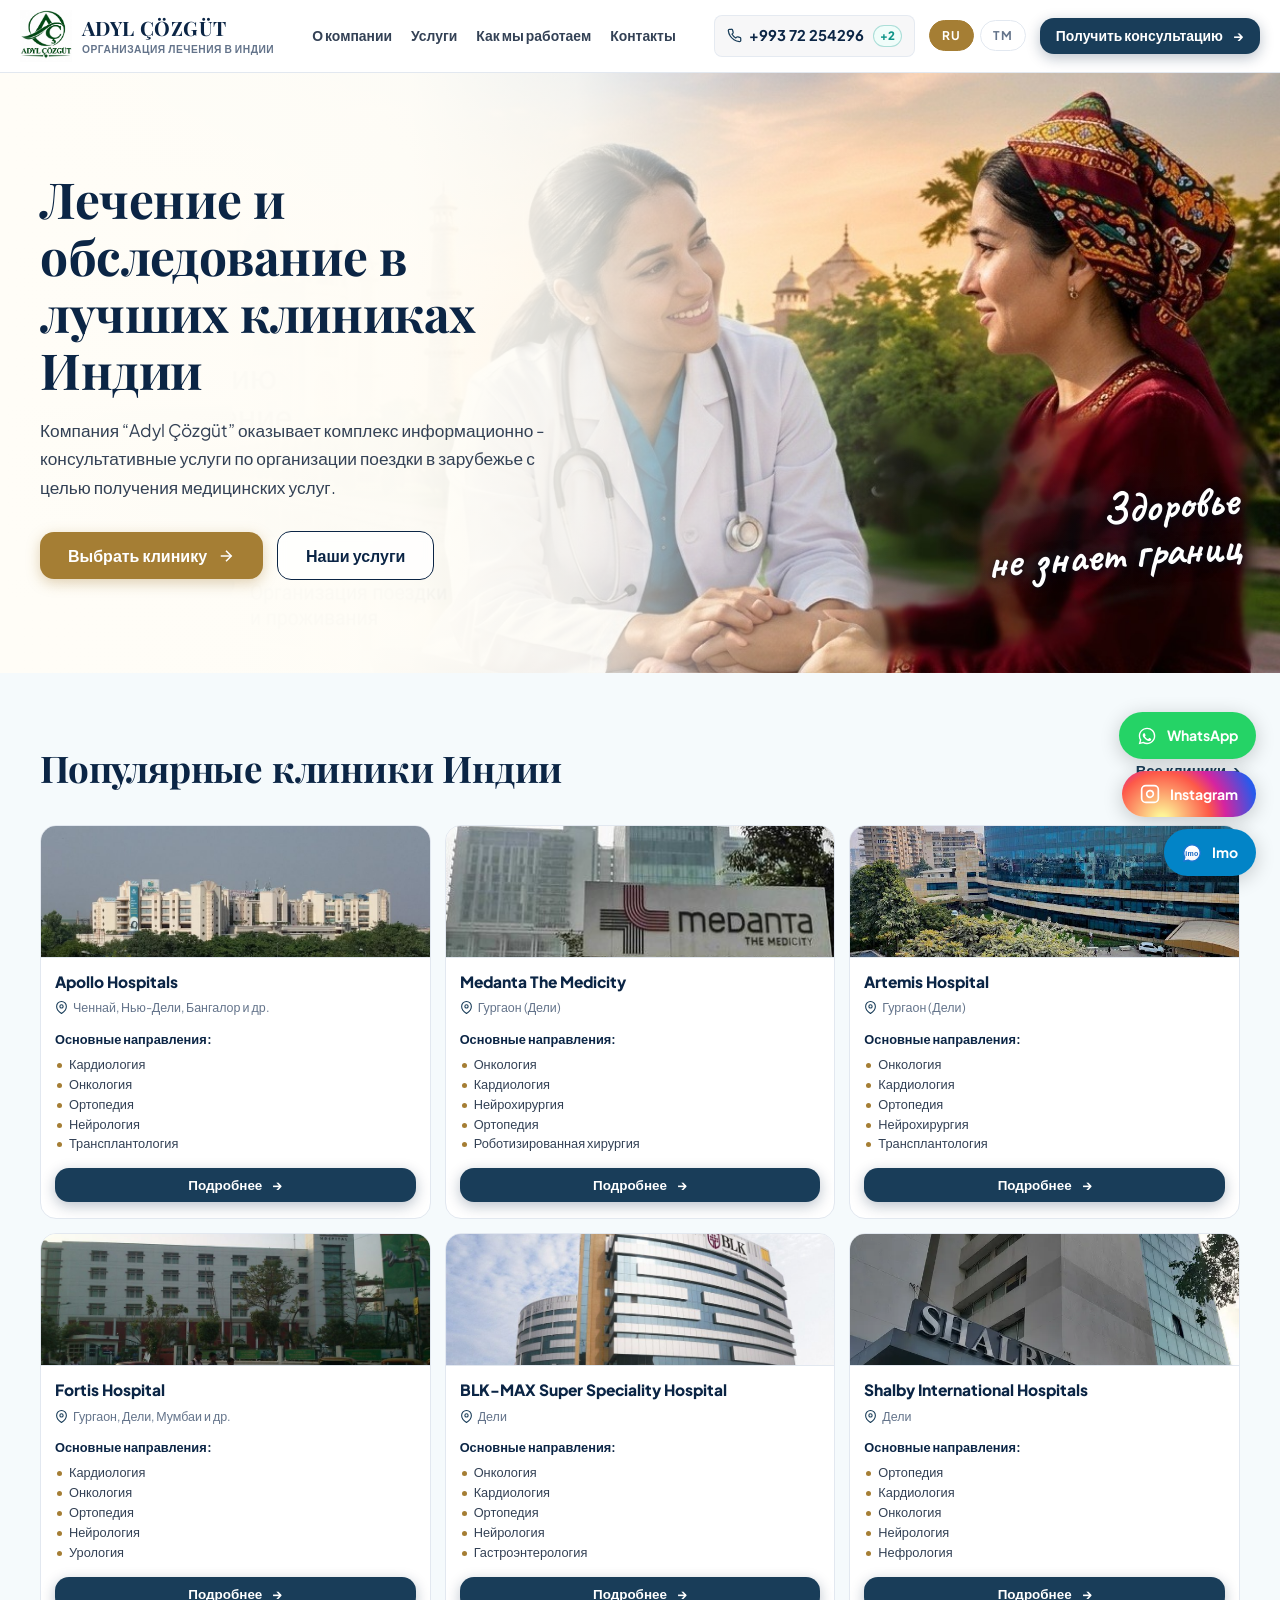
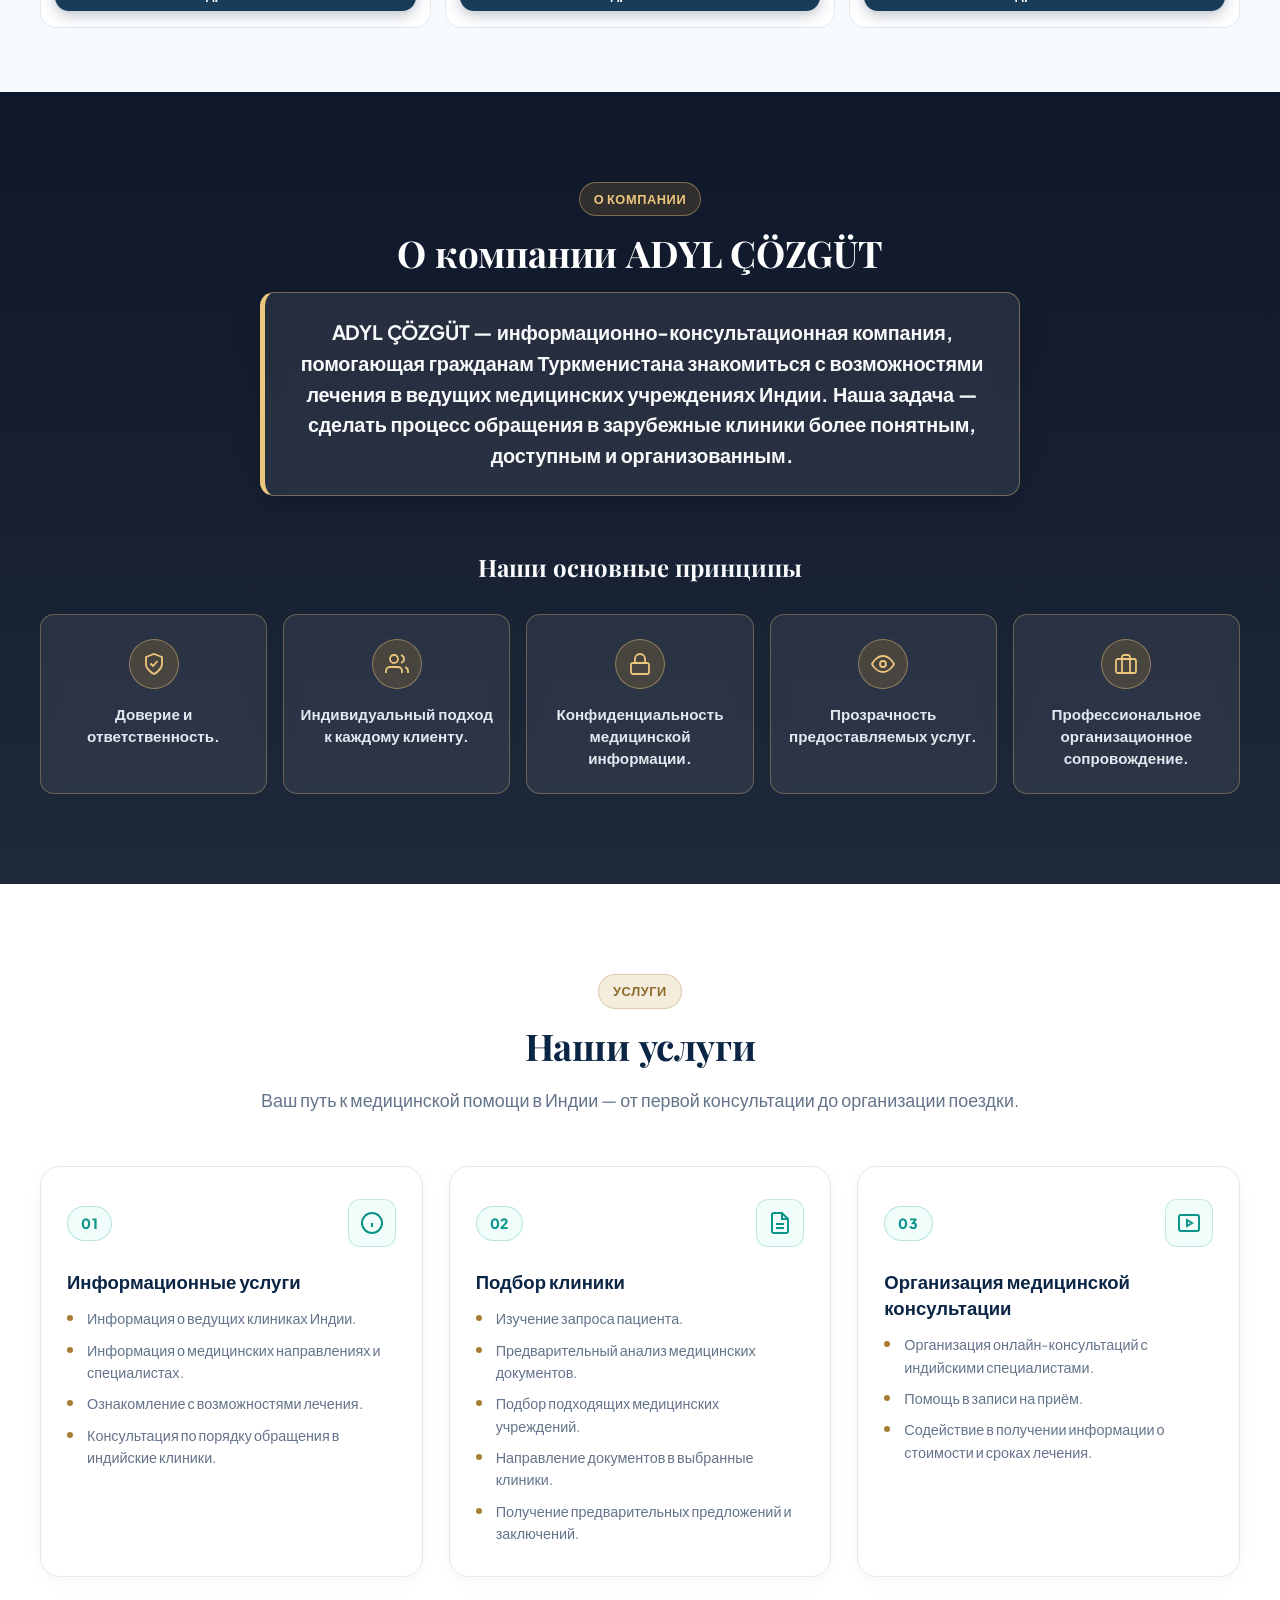
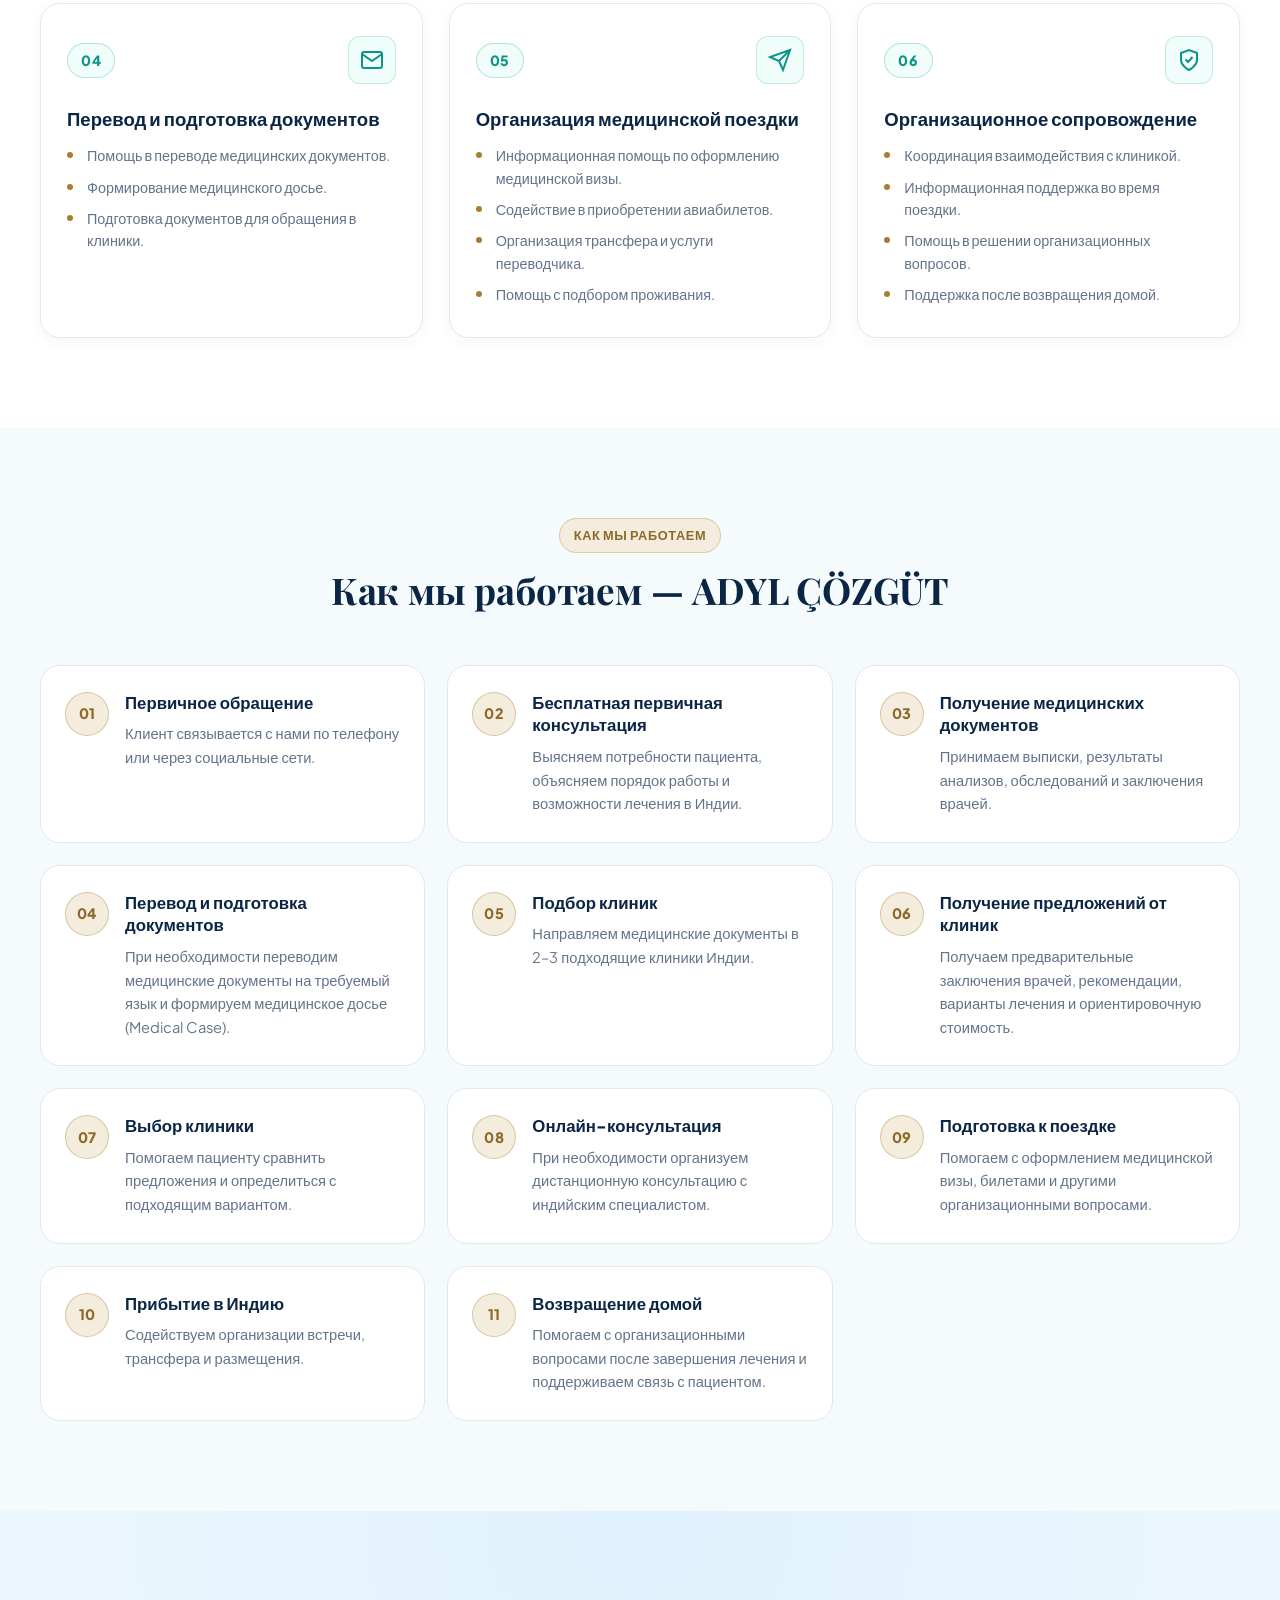
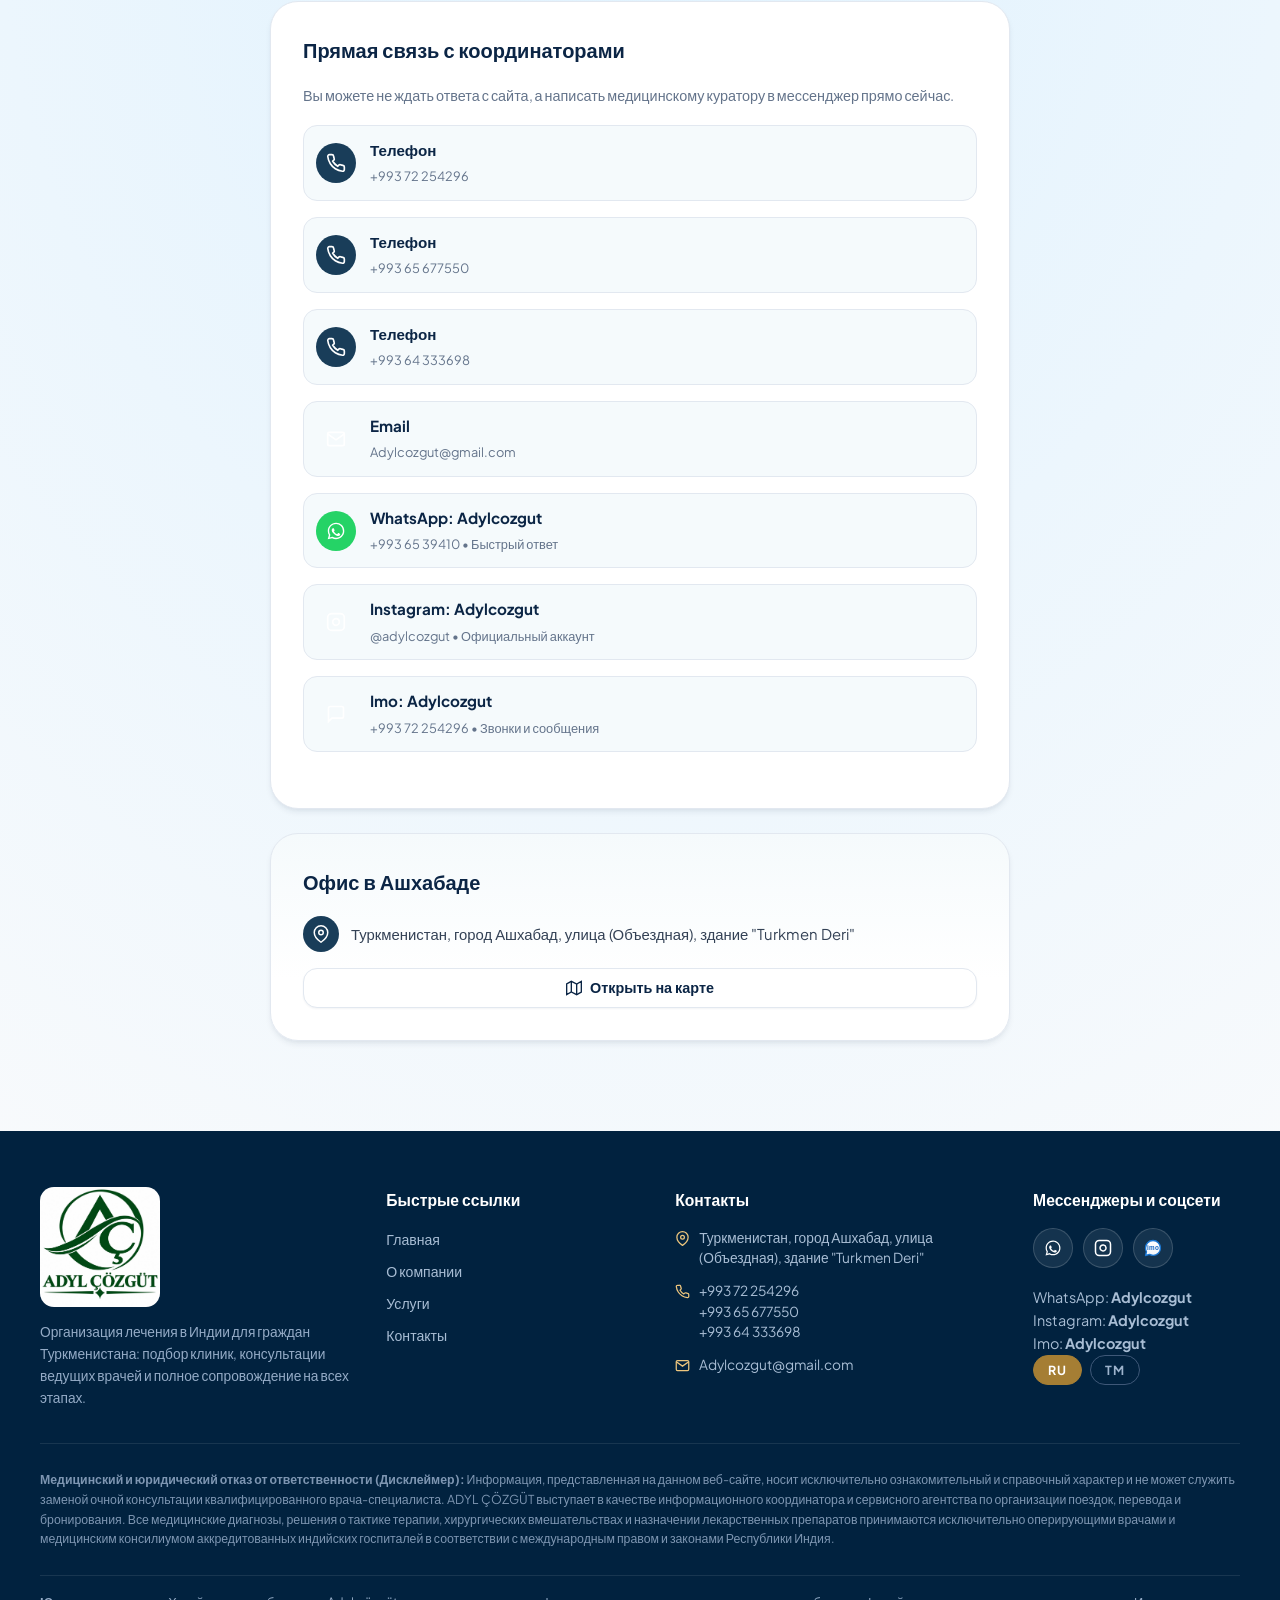
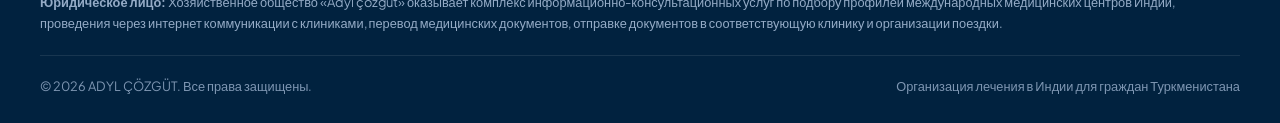
<file: index.html>
<!DOCTYPE html>
<html lang="ru">
<head>
  <meta charset="UTF-8">
  <meta name="viewport" content="width=device-width, initial-scale=1.0">
  <title>ADYL ÇÖZGÜT — Организация лечения в Индии для граждан Туркменистана</title>
  <meta name="description" content="Организация сложного лечения, трансплантации органов, онкологии и кардиохирургии в лучших госпиталях Индии для граждан Туркменистана. Полный пакет: визы, билеты, переводчик, жилье и сопровождение под ключ.">
  <meta name="keywords" content="лечение в индии из туркменистана, пересадка органов индия, онкология индия, трансплантация печени почки, клиника меданта аполло фортис, медицинская помощь индия ашхабад">
  
  <!-- Open Graph / Facebook / WhatsApp -->
  <meta property="og:type" content="website">
  <meta property="og:url" content="https://soltan.github.io/indaya/">
  <meta property="og:title" content="ADYL ÇÖZGÜT — Лечение и операции в Индии из Туркменистана">
  <meta property="og:description" content="Официальный представитель ведущих госпиталей Индии (JCI). Трансплантация органов, онкология, кардиохирургия. Полное сопровождение на русском и туркменском языках.">
  <meta property="og:image" content="assets/logo.png">

  <!-- Favicon -->
  <link rel="icon" type="image/svg+xml" href="assets/favicon.svg">
  
  <!-- Google Fonts: Plus Jakarta Sans + Playfair Display + Caveat -->
  <link rel="preconnect" href="https://fonts.googleapis.com">
  <link rel="preconnect" href="https://fonts.gstatic.com" crossorigin>
  <link href="https://fonts.googleapis.com/css2?family=Plus+Jakarta+Sans:wght@400;500;600;700;800&family=Playfair+Display:wght@600;700&family=Caveat:wght@600;700&display=swap" rel="stylesheet">

  <!-- Main Stylesheet -->
  <link rel="stylesheet" href="css/style.css">
</head>
<body>

  <!-- Main Navigation Header -->
  <header class="navbar" id="navbar">
    <div class="container nav-container">
      <a href="#hero" class="brand-logo" aria-label="ADYL ÇÖZGÜT — Главная">
        <img src="assets/logo.png" alt="ADYL ÇÖZGÜT" width="260" height="260">
        <span class="brand-text">
          <strong>ADYL ÇÖZGÜT</strong>
          <small>Организация лечения в Индии</small>
        </span>
      </a>

      <nav class="nav-menu" id="navMenu">
        <a href="#about" class="nav-link">О компании</a>
        <a href="#services" class="nav-link">Услуги</a>
        <a href="#how" class="nav-link">Как мы работаем</a>
        <a href="#leadSection" class="nav-link">Контакты</a>

        <div class="nav-mobile-contacts">
          <span class="mobile-contacts-title">Контакты компании</span>
          <div class="mobile-phones-list">
            <a href="tel:+99372254296" class="mobile-phone-btn">
              <span class="mobile-phone-num">+993 72 254296</span>
              <span class="mobile-phone-badge">Основной</span>
            </a>
            <a href="tel:+99365677550" class="mobile-phone-btn">
              <span class="mobile-phone-num">+993 65 677550</span>
              <span class="mobile-phone-badge">SMS и звонки</span>
            </a>
            <a href="tel:+99364333698" class="mobile-phone-btn">
              <span class="mobile-phone-num">+993 64 333698</span>
              <span class="mobile-phone-badge">Mary</span>
            </a>
          </div>
          <a href="mailto:Adylcozgut@gmail.com" class="mobile-email-link">
            <svg width="15" height="15" viewBox="0 0 24 24" fill="none" stroke="currentColor" stroke-width="2" aria-hidden="true"><path d="M4 4h16c1.1 0 2 .9 2 2v12c0 1.1-.9 2-2 2H4c-1.1 0-2-.9-2-2V6c0-1.1.9-2 2-2z"></path><polyline points="22,6 12,13 2,6"></polyline></svg>
            Adylcozgut@gmail.com
          </a>
          <div class="mobile-messengers-row">
            <a href="https://wa.me/99365639410" target="_blank" rel="noopener noreferrer" class="mobile-msg-chip wa">
              WhatsApp
            </a>
            <a href="https://www.instagram.com/adylcozgut/" target="_blank" rel="noopener noreferrer" class="mobile-msg-chip ig">
              Instagram
            </a>
            <a href="tel:+99372254296" class="mobile-msg-chip imo">
              <img src="assets/imo.svg" alt="" aria-hidden="true" class="imo-logo">Imo
            </a>
          </div>
        </div>
      </nav>

      <div class="nav-actions">
        <div class="nav-phones-group" id="navPhonesGroup">
          <a href="tel:+99372254296" class="nav-phone-primary" id="navPhonesToggle" title="Контакты Adyl Çözgüt">
            <svg width="15" height="15" viewBox="0 0 24 24" fill="none" stroke="currentColor" stroke-width="2" aria-hidden="true"><path d="M22 16.92v3a2 2 0 0 1-2.18 2 19.79 19.79 0 0 1-8.63-3.07 19.5 19.5 0 0 1-6-6 19.79 19.79 0 0 1-3.07-8.67A2 2 0 0 1 4.11 2h3a2 2 0 0 1 2 1.72 12.84 12.84 0 0 0 .7 2.81 2 2 0 0 1-.45 2.11L8.09 9.91a16 16 0 0 0 6 6l1.27-1.27a2 2 0 0 1 2.11-.45 12.84 12.84 0 0 0 2.81.7A2 2 0 0 1 22 16.92z"></path></svg>
            <span>+993 72 254296</span>
            <span class="phones-badge">+2</span>
          </a>
          <div class="nav-phones-dropdown" id="navPhonesDropdown">
            <div class="dropdown-header">Телефоны для связи</div>
            <a href="tel:+99372254296" class="dropdown-item">
              <span class="dropdown-item-phone">+993 72 254296</span>
              <span class="dropdown-badge">Основной</span>
            </a>
            <a href="tel:+99365677550" class="dropdown-item">
              <span class="dropdown-item-phone">+993 65 677550</span>
              <span class="dropdown-badge">SMS и звонки</span>
            </a>
            <a href="tel:+99364333698" class="dropdown-item">
              <span class="dropdown-item-phone">+993 64 333698</span>
              <span class="dropdown-badge">Mary</span>
            </a>
            <div class="dropdown-divider"></div>
            <a href="mailto:Adylcozgut@gmail.com" class="dropdown-email-link">
              <svg width="13" height="13" viewBox="0 0 24 24" fill="none" stroke="currentColor" stroke-width="2" aria-hidden="true"><path d="M4 4h16c1.1 0 2 .9 2 2v12c0 1.1-.9 2-2 2H4c-1.1 0-2-.9-2-2V6c0-1.1.9-2 2-2z"></path><polyline points="22,6 12,13 2,6"></polyline></svg>
              Adylcozgut@gmail.com
            </a>
            <div class="dropdown-messengers">
              <a href="https://wa.me/99365639410" target="_blank" rel="noopener noreferrer" title="WhatsApp: Adylcozgut">WhatsApp</a>
              <a href="https://www.instagram.com/adylcozgut/" target="_blank" rel="noopener noreferrer" title="Instagram: Adylcozgut">Instagram</a>
              <a href="tel:+99372254296" title="Imo: Adylcozgut"><img src="assets/imo.svg" alt="" aria-hidden="true" class="imo-logo">Imo</a>
            </div>
          </div>
        </div>

        <div class="lang-switch header-lang" role="group" aria-label="Выбор языка">
          <button type="button" class="lang-btn active" data-lang="ru" aria-pressed="true">RU</button>
          <button type="button" class="lang-btn" data-lang="tm" aria-pressed="false">TM</button>
        </div>

        <a href="#leadSection" class="btn btn-primary btn-sm nav-cta">Получить консультацию <span aria-hidden="true">→</span></a>
        <button class="burger-btn" id="burgerBtn" aria-label="Открыть мобильное меню">
          <span></span>
          <span></span>
          <span></span>
        </button>
      </div>
    </div>
  </header>

  <!-- Hero Section -->
  <section class="hero" id="hero">
    <div class="hero-banner-bg" aria-hidden="true"></div>
    <div class="hero-banner-overlay" aria-hidden="true"></div>

    <div class="container hero-grid">
      <div class="hero-content">
        <h1 class="hero-title">Лечение и обследование в<br>лучших клиниках Индии</h1>
        <p class="hero-lead">
          Компания “Adyl Çözgüt” оказывает комплекс информационно - консультативные услуги по организации поездки в зарубежье с целью получения медицинских услуг.
        </p>
        <div class="hero-actions">
          <a href="#hospitals" class="btn btn-gold">
            Выбрать клинику
            <svg width="18" height="18" viewBox="0 0 24 24" fill="none" stroke="currentColor" stroke-width="2" aria-hidden="true"><line x1="5" y1="12" x2="19" y2="12"></line><polyline points="12 5 19 12 12 19"></polyline></svg>
          </a>
          <a href="#services" class="btn btn-outline-light">Наши услуги</a>
        </div>

        <!-- Mobile photo card (shown on tablets & smartphones) -->
        <div class="hero-mobile-visual">
          <img src="assets/img/hero-banner-mobile.jpg" alt="Лечение в клиниках Индии — Adyl Çözгут" width="1176" height="576" fetchpriority="high">
          <span class="hero-script-mobile" aria-hidden="true">Здоровье<br>не знает границ</span>
        </div>
      </div>

      <!-- Desktop visual placeholder to balance the grid -->
      <div class="hero-visual-desktop" aria-hidden="true"></div>
    </div>

    <!-- Handwritten slogan over the right photo (desktop) -->
    <div class="hero-script" aria-hidden="true">Здоровье<br>не знает границ</div>
  </section>

  <!-- Section: Popular Clinics India -->
  <section class="hospitals-section" id="hospitals">
    <div class="container">
      <div class="section-head-row fade-up">
        <h2 class="section-title">Популярные клиники Индии</h2>
        <a href="#hospitals" class="section-link-all">Все клиники <span aria-hidden="true">→</span></a>
      </div>

      <div class="hospitals-layout">
        <div class="hospitals-grid" id="clinics-grid">
          <!-- Clinic 1: Apollo Hospitals -->
          <article class="hospital-card fade-up">
            <img class="hospital-photo" src="assets/img/apollo.jpg" alt="Apollo Hospitals" loading="lazy" width="900" height="496">
            <div class="hospital-body">
              <h3 class="hospital-name">Apollo Hospitals</h3>
              <p class="hospital-location">
                <svg width="13" height="13" viewBox="0 0 24 24" fill="none" stroke="currentColor" stroke-width="2" aria-hidden="true"><path d="M21 10c0 7-9 13-9 13s-9-6-9-13a9 9 0 0 1 18 0z"></path><circle cx="12" cy="10" r="3"></circle></svg>
                Ченнай, Нью-Дели, Бангалор и др.
              </p>
              <div class="hospital-directions">
                <strong>Основные направления:</strong>
                <ul>
                  <li>Кардиология</li>
                  <li>Онкология</li>
                  <li>Ортопедия</li>
                  <li>Нейрология</li>
                  <li>Трансплантология</li>
                </ul>
              </div>
              <button type="button" class="btn btn-primary btn-sm hospital-btn" data-clinic="apollo">Подробнее <span aria-hidden="true">→</span></button>
            </div>
          </article>

          <!-- Clinic 2: Medanta -->
          <article class="hospital-card fade-up">
            <img class="hospital-photo" src="assets/img/medanta.jpg" alt="Medanta The Medicity" loading="lazy" width="384" height="259">
            <div class="hospital-body">
              <h3 class="hospital-name">Medanta The Medicity</h3>
              <p class="hospital-location">
                <svg width="13" height="13" viewBox="0 0 24 24" fill="none" stroke="currentColor" stroke-width="2" aria-hidden="true"><path d="M21 10c0 7-9 13-9 13s-9-6-9-13a9 9 0 0 1 18 0z"></path><circle cx="12" cy="10" r="3"></circle></svg>
                Гургаон (Дели)
              </p>
              <div class="hospital-directions">
                <strong>Основные направления:</strong>
                <ul>
                  <li>Онкология</li>
                  <li>Кардиология</li>
                  <li>Нейрохирургия</li>
                  <li>Ортопедия</li>
                  <li>Роботизированная хирургия</li>
                </ul>
              </div>
              <button type="button" class="btn btn-primary btn-sm hospital-btn" data-clinic="medanta">Подробнее <span aria-hidden="true">→</span></button>
            </div>
          </article>

          <!-- Clinic 3: Artemis -->
          <article class="hospital-card fade-up">
            <img class="hospital-photo" src="assets/img/artemis.jpg" alt="Artemis Hospital" loading="lazy" width="680" height="510">
            <div class="hospital-body">
              <h3 class="hospital-name">Artemis Hospital</h3>
              <p class="hospital-location">
                <svg width="13" height="13" viewBox="0 0 24 24" fill="none" stroke="currentColor" stroke-width="2" aria-hidden="true"><path d="M21 10c0 7-9 13-9 13s-9-6-9-13a9 9 0 0 1 18 0z"></path><circle cx="12" cy="10" r="3"></circle></svg>
                Гургаон (Дели)
              </p>
              <div class="hospital-directions">
                <strong>Основные направления:</strong>
                <ul>
                  <li>Онкология</li>
                  <li>Кардиология</li>
                  <li>Ортопедия</li>
                  <li>Нейрохирургия</li>
                  <li>Трансплантология</li>
                </ul>
              </div>
              <button type="button" class="btn btn-primary btn-sm hospital-btn" data-clinic="artemis">Подробнее <span aria-hidden="true">→</span></button>
            </div>
          </article>

          <!-- Clinic 4: Fortis -->
          <article class="hospital-card fade-up">
            <img class="hospital-photo" src="assets/img/fortis.jpg" alt="Fortis Hospital" loading="lazy" width="900" height="675">
            <div class="hospital-body">
              <h3 class="hospital-name">Fortis Hospital</h3>
              <p class="hospital-location">
                <svg width="13" height="13" viewBox="0 0 24 24" fill="none" stroke="currentColor" stroke-width="2" aria-hidden="true"><path d="M21 10c0 7-9 13-9 13s-9-6-9-13a9 9 0 0 1 18 0z"></path><circle cx="12" cy="10" r="3"></circle></svg>
                Гургаон, Дели, Мумбаи и др.
              </p>
              <div class="hospital-directions">
                <strong>Основные направления:</strong>
                <ul>
                  <li>Кардиология</li>
                  <li>Онкология</li>
                  <li>Ортопедия</li>
                  <li>Нейрология</li>
                  <li>Урология</li>
                </ul>
              </div>
              <button type="button" class="btn btn-primary btn-sm hospital-btn" data-clinic="fortis">Подробнее <span aria-hidden="true">→</span></button>
            </div>
          </article>

          <!-- Clinic 5: BLK-MAX -->
          <article class="hospital-card fade-up">
            <img class="hospital-photo" src="assets/img/blk.jpg" alt="BLK-MAX Super Speciality Hospital" loading="lazy" width="900" height="668">
            <div class="hospital-body">
              <h3 class="hospital-name">BLK-MAX Super Speciality Hospital</h3>
              <p class="hospital-location">
                <svg width="13" height="13" viewBox="0 0 24 24" fill="none" stroke="currentColor" stroke-width="2" aria-hidden="true"><path d="M21 10c0 7-9 13-9 13s-9-6-9-13a9 9 0 0 1 18 0z"></path><circle cx="12" cy="10" r="3"></circle></svg>
                Дели
              </p>
              <div class="hospital-directions">
                <strong>Основные направления:</strong>
                <ul>
                  <li>Онкология</li>
                  <li>Кардиология</li>
                  <li>Ортопедия</li>
                  <li>Нейрология</li>
                  <li>Гастроэнтерология</li>
                </ul>
              </div>
              <button type="button" class="btn btn-primary btn-sm hospital-btn" data-clinic="blkmax">Подробнее <span aria-hidden="true">→</span></button>
            </div>
          </article>

          <!-- Clinic 6: Shalby -->
          <article class="hospital-card fade-up">
            <img class="hospital-photo" src="assets/img/shalby.png" alt="Shalby International Hospitals, Дели" loading="lazy" width="716" height="724">
            <div class="hospital-body">
              <h3 class="hospital-name">Shalby International Hospitals</h3>
              <p class="hospital-location">
                <svg width="13" height="13" viewBox="0 0 24 24" fill="none" stroke="currentColor" stroke-width="2" aria-hidden="true"><path d="M21 10c0 7-9 13-9 13s-9-6-9-13a9 9 0 0 1 18 0z"></path><circle cx="12" cy="10" r="3"></circle></svg>
                Дели
              </p>
              <div class="hospital-directions">
                <strong>Основные направления:</strong>
                <ul>
                  <li>Ортопедия</li>
                  <li>Кардиология</li>
                  <li>Онкология</li>
                  <li>Нейрология</li>
                  <li>Нефрология</li>
                </ul>
              </div>
              <button type="button" class="btn btn-primary btn-sm hospital-btn" data-clinic="shalby">Подробнее <span aria-hidden="true">→</span></button>
            </div>
          </article>
        </div>
      </div>
    </div>
  </section>

    <!-- Section: About Company / Advantages -->
  <section class="advantages-section" id="about">
    <span id="advantages" aria-hidden="true"></span>
    <div class="container">
      <div class="section-header fade-up">
        <span class="section-badge">О компании</span>
        <h2 class="section-title">О компании ADYL ÇÖZGÜT</h2>
        <div class="about-company-lead">
          <p class="about-company-text">
            ADYL ÇÖZGÜT — информационно-консультационная компания, помогающая гражданам Туркменистана знакомиться с возможностями лечения в ведущих медицинских учреждениях Индии. Наша задача — сделать процесс обращения в зарубежные клиники более понятным, доступным и организованным.
          </p>
        </div>
      </div>

      <div class="principles fade-up">
        <h3 class="principles-title">Наши основные принципы</h3>
        <ul class="principles-grid">
          <li class="principle-card">
            <span class="principle-ico" aria-hidden="true">
              <svg viewBox="0 0 24 24" fill="none" stroke="currentColor" stroke-width="1.8"><path d="M12 22s8-4 8-10V5l-8-3-8 3v7c0 6 8 10 8 10z"></path><polyline points="8.5 11.5 11 14 15.5 9"></polyline></svg>
            </span>
            <span class="principle-text">Доверие и ответственность.</span>
          </li>
          <li class="principle-card">
            <span class="principle-ico" aria-hidden="true">
              <svg viewBox="0 0 24 24" fill="none" stroke="currentColor" stroke-width="1.8"><path d="M17 21v-2a4 4 0 0 0-4-4H5a4 4 0 0 0-4 4v2"></path><circle cx="9" cy="7" r="4"></circle><path d="M23 21v-2a4 4 0 0 0-3-3.87"></path><path d="M16 3.13a4 4 0 0 1 0 7.75"></path></svg>
            </span>
            <span class="principle-text">Индивидуальный подход к каждому клиенту.</span>
          </li>
          <li class="principle-card">
            <span class="principle-ico" aria-hidden="true">
              <svg viewBox="0 0 24 24" fill="none" stroke="currentColor" stroke-width="1.8"><rect x="3" y="11" width="18" height="11" rx="2" ry="2"></rect><path d="M7 11V7a5 5 0 0 1 10 0v4"></path></svg>
            </span>
            <span class="principle-text">Конфиденциальность медицинской информации.</span>
          </li>
          <li class="principle-card">
            <span class="principle-ico" aria-hidden="true">
              <svg viewBox="0 0 24 24" fill="none" stroke="currentColor" stroke-width="1.8"><path d="M1 12s4-8 11-8 11 8 11 8-4 8-11 8-11-8-11-8z"></path><circle cx="12" cy="12" r="3"></circle></svg>
            </span>
            <span class="principle-text">Прозрачность предоставляемых услуг.</span>
          </li>
          <li class="principle-card">
            <span class="principle-ico" aria-hidden="true">
              <svg viewBox="0 0 24 24" fill="none" stroke="currentColor" stroke-width="1.8"><rect x="2" y="7" width="20" height="14" rx="2" ry="2"></rect><path d="M16 21V5a2 2 0 0 0-2-2h-4a2 2 0 0 0-2 2v16"></path></svg>
            </span>
            <span class="principle-text">Профессиональное организационное сопровождение.</span>
          </li>
        </ul>
      </div>
    </div>
  </section>

  <!-- Section: Our Services -->
  <section class="services-section" id="services">
    <div class="container">
      <div class="section-header fade-up">
        <span class="section-badge">Услуги</span>
        <h2 class="section-title">Наши услуги</h2>
        <p class="section-subtitle services-lead">Ваш путь к медицинской помощи в Индии — от первой консультации до организации поездки.</p>
      </div>

      <div class="services-grid services-grid-clean">

        <!-- Service 1 -->
        <div class="service-card fade-up">
          <div class="service-card-header">
            <span class="service-badge-num">01</span>
            <div class="service-icon-box" aria-hidden="true">
              <svg viewBox="0 0 24 24" fill="none" stroke="currentColor" stroke-width="2"><circle cx="12" cy="12" r="10"></circle><line x1="12" y1="16" x2="12" y2="12"></line><line x1="12" y1="8" x2="12.01" y2="8"></line></svg>
            </div>
          </div>
          <h3 class="service-card-title">Информационные услуги</h3>
          <ul class="service-points">
            <li>Информация о ведущих клиниках Индии.</li>
            <li>Информация о медицинских направлениях и специалистах.</li>
            <li>Ознакомление с возможностями лечения.</li>
            <li>Консультация по порядку обращения в индийские клиники.</li>
          </ul>
        </div>

        <!-- Service 2 -->
        <div class="service-card fade-up">
          <div class="service-card-header">
            <span class="service-badge-num">02</span>
            <div class="service-icon-box" aria-hidden="true">
              <svg viewBox="0 0 24 24" fill="none" stroke="currentColor" stroke-width="2"><path d="M14 2H6a2 2 0 0 0-2 2v16a2 2 0 0 0 2 2h12a2 2 0 0 0 2-2V8z"></path><polyline points="14 2 14 8 20 8"></polyline><line x1="16" y1="13" x2="8" y2="13"></line><line x1="16" y1="17" x2="8" y2="17"></line></svg>
            </div>
          </div>
          <h3 class="service-card-title">Подбор клиники</h3>
          <ul class="service-points">
            <li>Изучение запроса пациента.</li>
            <li>Предварительный анализ медицинских документов.</li>
            <li>Подбор подходящих медицинских учреждений.</li>
            <li>Направление документов в выбранные клиники.</li>
            <li>Получение предварительных предложений и заключений.</li>
          </ul>
        </div>

        <!-- Service 3 -->
        <div class="service-card fade-up">
          <div class="service-card-header">
            <span class="service-badge-num">03</span>
            <div class="service-icon-box" aria-hidden="true">
              <svg viewBox="0 0 24 24" fill="none" stroke="currentColor" stroke-width="2"><rect x="2" y="4" width="20" height="16" rx="2"></rect><path d="M10 9l5 3-5 3z"></path></svg>
            </div>
          </div>
          <h3 class="service-card-title">Организация медицинской консультации</h3>
          <ul class="service-points">
            <li>Организация онлайн-консультаций с индийскими специалистами.</li>
            <li>Помощь в записи на приём.</li>
            <li>Содействие в получении информации о стоимости и сроках лечения.</li>
          </ul>
        </div>

        <!-- Service 4 -->
        <div class="service-card fade-up">
          <div class="service-card-header">
            <span class="service-badge-num">04</span>
            <div class="service-icon-box" aria-hidden="true">
              <svg viewBox="0 0 24 24" fill="none" stroke="currentColor" stroke-width="2"><path d="M4 4h16c1.1 0 2 .9 2 2v12c0 1.1-.9 2-2 2H4c-1.1 0-2-.9-2-2V6c0-1.1.9-2 2-2z"></path><polyline points="22,6 12,13 2,6"></polyline></svg>
            </div>
          </div>
          <h3 class="service-card-title">Перевод и подготовка документов</h3>
          <ul class="service-points">
            <li>Помощь в переводе медицинских документов.</li>
            <li>Формирование медицинского досье.</li>
            <li>Подготовка документов для обращения в клиники.</li>
          </ul>
        </div>

        <!-- Service 5 -->
        <div class="service-card fade-up">
          <div class="service-card-header">
            <span class="service-badge-num">05</span>
            <div class="service-icon-box" aria-hidden="true">
              <svg viewBox="0 0 24 24" fill="none" stroke="currentColor" stroke-width="2"><path d="M22 2L11 13"></path><path d="M22 2L15 22L11 13L2 9L22 2Z"></path></svg>
            </div>
          </div>
          <h3 class="service-card-title">Организация медицинской поездки</h3>
          <ul class="service-points">
            <li>Информационная помощь по оформлению медицинской визы.</li>
            <li>Содействие в приобретении авиабилетов.</li>
            <li>Организация трансфера и услуги переводчика.</li>
            <li>Помощь с подбором проживания.</li>
          </ul>
        </div>

        <!-- Service 6 -->
        <div class="service-card fade-up">
          <div class="service-card-header">
            <span class="service-badge-num">06</span>
            <div class="service-icon-box" aria-hidden="true">
              <svg viewBox="0 0 24 24" fill="none" stroke="currentColor" stroke-width="2"><path d="M12 22s8-4 8-10V5l-8-3-8 3v7c0 6 8 10 8 10z"></path><polyline points="8.5 11.5 11 14 15.5 9"></polyline></svg>
            </div>
          </div>
          <h3 class="service-card-title">Организационное сопровождение</h3>
          <ul class="service-points">
            <li>Координация взаимодействия с клиникой.</li>
            <li>Информационная поддержка во время поездки.</li>
            <li>Помощь в решении организационных вопросов.</li>
            <li>Поддержка после возвращения домой.</li>
          </ul>
        </div>
      </div>
    </div>
  </section>

  <!-- Section: How We Work -->
  <section class="how-section" id="how">
    <div class="container">
      <div class="section-header fade-up">
        <span class="section-badge">Как мы работаем</span>
        <h2 class="section-title">Как мы работаем — ADYL ÇÖZGÜT</h2>
      </div>

      <ol class="how-steps">
        <li class="how-step fade-up">
          <span class="how-step-num">01</span>
          <div class="how-step-body">
            <h3 class="how-step-title">Первичное обращение</h3>
            <p class="how-step-text">Клиент связывается с нами по телефону или через социальные сети.</p>
          </div>
        </li>
        <li class="how-step fade-up">
          <span class="how-step-num">02</span>
          <div class="how-step-body">
            <h3 class="how-step-title">Бесплатная первичная консультация</h3>
            <p class="how-step-text">Выясняем потребности пациента, объясняем порядок работы и возможности лечения в Индии.</p>
          </div>
        </li>
        <li class="how-step fade-up">
          <span class="how-step-num">03</span>
          <div class="how-step-body">
            <h3 class="how-step-title">Получение медицинских документов</h3>
            <p class="how-step-text">Принимаем выписки, результаты анализов, обследований и заключения врачей.</p>
          </div>
        </li>
        <li class="how-step fade-up">
          <span class="how-step-num">04</span>
          <div class="how-step-body">
            <h3 class="how-step-title">Перевод и подготовка документов</h3>
            <p class="how-step-text">При необходимости переводим медицинские документы на требуемый язык и формируем медицинское досье (Medical Case).</p>
          </div>
        </li>
        <li class="how-step fade-up">
          <span class="how-step-num">05</span>
          <div class="how-step-body">
            <h3 class="how-step-title">Подбор клиник</h3>
            <p class="how-step-text">Направляем медицинские документы в 2–3 подходящие клиники Индии.</p>
          </div>
        </li>
        <li class="how-step fade-up">
          <span class="how-step-num">06</span>
          <div class="how-step-body">
            <h3 class="how-step-title">Получение предложений от клиник</h3>
            <p class="how-step-text">Получаем предварительные заключения врачей, рекомендации, варианты лечения и ориентировочную стоимость.</p>
          </div>
        </li>
        <li class="how-step fade-up">
          <span class="how-step-num">07</span>
          <div class="how-step-body">
            <h3 class="how-step-title">Выбор клиники</h3>
            <p class="how-step-text">Помогаем пациенту сравнить предложения и определиться с подходящим вариантом.</p>
          </div>
        </li>
        <li class="how-step fade-up">
          <span class="how-step-num">08</span>
          <div class="how-step-body">
            <h3 class="how-step-title">Онлайн-консультация</h3>
            <p class="how-step-text">При необходимости организуем дистанционную консультацию с индийским специалистом.</p>
          </div>
        </li>
        <li class="how-step fade-up">
          <span class="how-step-num">09</span>
          <div class="how-step-body">
            <h3 class="how-step-title">Подготовка к поездке</h3>
            <p class="how-step-text">Помогаем с оформлением медицинской визы, билетами и другими организационными вопросами.</p>
          </div>
        </li>
        <li class="how-step fade-up">
          <span class="how-step-num">10</span>
          <div class="how-step-body">
            <h3 class="how-step-title">Прибытие в Индию</h3>
            <p class="how-step-text">Содействуем организации встречи, трансфера и размещения.</p>
          </div>
        </li>
        <li class="how-step fade-up">
          <span class="how-step-num">11</span>
          <div class="how-step-body">
            <h3 class="how-step-title">Возвращение домой</h3>
            <p class="how-step-text">Помогаем с организационными вопросами после завершения лечения и поддерживаем связь с пациентом.</p>
          </div>
        </li>
      </ol>
    </div>
  </section>

  <!-- Section: Consultation Form & Direct Contacts -->
  <section class="contact-section" id="leadSection">
    <div class="container contact-grid">
      <!-- Right: Contacts & Regional Coverage -->
      <div class="contact-sidebar">
        <div class="contact-card">
          <h4 class="contact-card-title">Прямая связь с координаторами</h4>
          <p style="font-size:0.9rem; color:var(--slate); margin-bottom:18px;">
            Вы можете не ждать ответа с сайта, а написать медицинскому куратору в мессенджер прямо сейчас.
          </p>

          <div class="contact-channels">
            <a href="tel:+99372254296" class="channel-item">
              <div class="channel-icon phone">
                <svg viewBox="0 0 24 24" fill="none" stroke="currentColor" stroke-width="2"><path d="M22 16.92v3a2 2 0 0 1-2.18 2 19.79 19.79 0 0 1-8.63-3.07 19.5 19.5 0 0 1-6-6 19.79 19.79 0 0 1-3.07-8.67A2 2 0 0 1 4.11 2h3a2 2 0 0 1 2 1.72 12.84 12.84 0 0 0 .7 2.81 2 2 0 0 1-.45 2.11L8.09 9.91a16 16 0 0 0 6 6l1.27-1.27a2 2 0 0 1 2.11-.45 12.84 12.84 0 0 0 2.81.7A2 2 0 0 1 22 16.92z"></path></svg>
              </div>
              <div class="channel-info">
                <strong>Телефон</strong>
                <span>+993 72 254296</span>
              </div>
            </a>

            <a href="tel:+99365677550" class="channel-item">
              <div class="channel-icon phone">
                <svg viewBox="0 0 24 24" fill="none" stroke="currentColor" stroke-width="2"><path d="M22 16.92v3a2 2 0 0 1-2.18 2 19.79 19.79 0 0 1-8.63-3.07 19.5 19.5 0 0 1-6-6 19.79 19.79 0 0 1-3.07-8.67A2 2 0 0 1 4.11 2h3a2 2 0 0 1 2 1.72 12.84 12.84 0 0 0 .7 2.81 2 2 0 0 1-.45 2.11L8.09 9.91a16 16 0 0 0 6 6l1.27-1.27a2 2 0 0 1 2.11-.45 12.84 12.84 0 0 0 2.81.7A2 2 0 0 1 22 16.92z"></path></svg>
              </div>
              <div class="channel-info">
                <strong>Телефон</strong>
                <span>+993 65 677550</span>
              </div>
            </a>

            <a href="tel:+99364333698" class="channel-item">
              <div class="channel-icon phone">
                <svg viewBox="0 0 24 24" fill="none" stroke="currentColor" stroke-width="2"><path d="M22 16.92v3a2 2 0 0 1-2.18 2 19.79 19.79 0 0 1-8.63-3.07 19.5 19.5 0 0 1-6-6 19.79 19.79 0 0 1-3.07-8.67A2 2 0 0 1 4.11 2h3a2 2 0 0 1 2 1.72 12.84 12.84 0 0 0 .7 2.81 2 2 0 0 1-.45 2.11L8.09 9.91a16 16 0 0 0 6 6l1.27-1.27a2 2 0 0 1 2.11-.45 12.84 12.84 0 0 0 2.81.7A2 2 0 0 1 22 16.92z"></path></svg>
              </div>
              <div class="channel-info">
                <strong>Телефон</strong>
                <span>+993 64 333698</span>
              </div>
            </a>

            <a href="mailto:Adylcozgut@gmail.com" class="channel-item">
              <div class="channel-icon mail">
                <svg viewBox="0 0 24 24" fill="none" stroke="currentColor" stroke-width="2"><path d="M4 4h16c1.1 0 2 .9 2 2v12c0 1.1-.9 2-2 2H4c-1.1 0-2-.9-2-2V6c0-1.1.9-2 2-2z"></path><polyline points="22,6 12,13 2,6"></polyline></svg>
              </div>
              <div class="channel-info">
                <strong>Email</strong>
                <span>Adylcozgut@gmail.com</span>
              </div>
            </a>

            <a href="https://wa.me/99365639410" target="_blank" rel="noopener noreferrer" class="channel-item">
              <div class="channel-icon wa">
                <svg viewBox="0 0 24 24" fill="currentColor"><path d="M12.04 2c-5.46 0-9.91 4.45-9.91 9.91 0 1.75.46 3.45 1.32 4.95L2.05 22l5.25-1.38c1.45.79 3.08 1.21 4.74 1.21 5.46 0 9.91-4.45 9.91-9.91 0-2.65-1.03-5.14-2.9-7.01A9.816 9.816 0 0 0 12.04 2m.01 1.67c2.2 0 4.26.86 5.82 2.42a8.225 8.225 0 0 1 2.41 5.83c0 4.54-3.7 8.24-8.24 8.24-1.48 0-2.93-.4-4.2-1.15l-.3-.18-3.12.82.83-3.04-.2-.31a8.196 8.196 0 0 1-1.26-4.38c0-4.54 3.7-8.24 8.24-8.24m4.52 11.66c-.25-.13-1.47-.72-1.7-.81-.23-.08-.39-.13-.56.13-.17.25-.64.81-.79.97-.14.17-.29.19-.54.06-.25-.13-1.06-.39-2.03-1.25-.75-.67-1.26-1.5-1.41-1.75-.15-.25-.02-.39.11-.51.11-.11.25-.29.37-.44.13-.15.17-.25.25-.42.08-.17.04-.31-.02-.44s-.56-1.35-.77-1.85c-.2-.48-.41-.42-.56-.43h-.48c-.17 0-.44.06-.67.31-.23.25-.88.86-.88 2.1s.9 2.44 1.02 2.6c.13.17 1.77 2.7 4.28 3.79.6.26 1.07.41 1.43.53.6.19 1.15.16 1.58.1.48-.07 1.47-.6 1.68-1.18.21-.58.21-1.07.15-1.18-.06-.1-.23-.17-.48-.29z"/></svg>
              </div>
              <div class="channel-info">
                <strong>WhatsApp: Adylcozgut</strong>
                <span>+993 65 39410 • Быстрый ответ</span>
              </div>
            </a>

            <a href="https://www.instagram.com/adylcozgut/" target="_blank" rel="noopener noreferrer" class="channel-item">
              <div class="channel-icon ig">
                <svg viewBox="0 0 24 24" fill="none" stroke="currentColor" stroke-width="2"><rect x="2" y="2" width="20" height="20" rx="5" ry="5"></rect><path d="M16 11.37A4 4 0 1 1 12.63 8 4 4 0 0 1 16 11.37z"></path><line x1="17.5" y1="6.5" x2="17.51" y2="6.5"></line></svg>
              </div>
              <div class="channel-info">
                <strong>Instagram: Adylcozgut</strong>
                <span>@adylcozgut • Официальный аккаунт</span>
              </div>
            </a>

            <a href="tel:+99372254296" class="channel-item">
              <div class="channel-icon imo">
                <svg viewBox="0 0 24 24" fill="none" stroke="currentColor" stroke-width="2"><path d="M21 15a2 2 0 0 1-2 2H7l-4 4V5a2 2 0 0 1 2-2h14a2 2 0 0 1 2 2z"></path></svg>
              </div>
              <div class="channel-info">
                <strong>Imo: Adylcozgut</strong>
                <span>+993 72 254296 • Звонки и сообщения</span>
              </div>
            </a>
          </div>
        </div>

        <!-- Office Address -->
        <div class="contact-card contact-address">
          <h4 class="contact-card-title">Офис в Ашхабаде</h4>
          <a href="https://maps.app.goo.gl/M8QPW423nq8SNQe16" target="_blank" rel="noopener noreferrer" class="address-link" aria-label="Открыть адрес офиса на карте">
            <span class="address-pin" aria-hidden="true">
              <svg viewBox="0 0 24 24" fill="none" stroke="currentColor" stroke-width="2"><path d="M21 10c0 7-9 13-9 13s-9-6-9-13a9 9 0 0 1 18 0z"></path><circle cx="12" cy="10" r="3"></circle></svg>
            </span>
            <span class="address-text">
              Туркменистан, город Ашхабад, улица (Объездная), здание "Turkmen Deri"
            </span>
          </a>
          <a href="https://maps.app.goo.gl/M8QPW423nq8SNQe16" target="_blank" rel="noopener noreferrer" class="btn btn-secondary btn-sm address-map-btn">
            <svg width="16" height="16" viewBox="0 0 24 24" fill="none" stroke="currentColor" stroke-width="2"><polygon points="1 6 1 22 8 18 16 22 23 18 23 2 16 6 8 2 1 6"></polygon><line x1="8" y1="2" x2="8" y2="18"></line><line x1="16" y1="6" x2="16" y2="22"></line></svg>
            Открыть на карте
          </a>
        </div>

      </div>
    </div>
  </section>

  <!-- Footer -->
  <footer class="footer">
    <div class="container">
      <div class="footer-top">
        <div class="footer-brand">
          <img src="assets/logo.png" alt="ADYL ÇÖZGÜT" class="footer-logo" width="260" height="260">
          <p class="footer-tagline">
            Организация лечения в Индии для граждан Туркменистана: подбор клиник, консультации ведущих врачей и полное сопровождение на всех этапах.
          </p>
        </div>

        <div class="footer-col">
          <h4 class="footer-title">Быстрые ссылки</h4>
          <ul class="footer-links">
            <li><a href="#hero">Главная</a></li>
            <li><a href="#about">О компании</a></li>
            <li><a href="#services">Услуги</a></li>
            <li><a href="#leadSection">Контакты</a></li>
          </ul>
        </div>

        <div class="footer-col">
          <h4 class="footer-title">Контакты</h4>
          <ul class="footer-contacts">
            <li>
              <svg width="15" height="15" viewBox="0 0 24 24" fill="none" stroke="currentColor" stroke-width="2" aria-hidden="true"><path d="M21 10c0 7-9 13-9 13s-9-6-9-13a9 9 0 0 1 18 0z"></path><circle cx="12" cy="10" r="3"></circle></svg>
              <a href="https://maps.app.goo.gl/M8QPW423nq8SNQe16" target="_blank" rel="noopener noreferrer">
                Туркменистан, город Ашхабад, улица (Объездная), здание "Turkmen Deri"
              </a>
            </li>
            <li>
              <svg width="15" height="15" viewBox="0 0 24 24" fill="none" stroke="currentColor" stroke-width="2" aria-hidden="true"><path d="M22 16.92v3a2 2 0 0 1-2.18 2 19.79 19.79 0 0 1-8.63-3.07 19.5 19.5 0 0 1-6-6 19.79 19.79 0 0 1-3.07-8.67A2 2 0 0 1 4.11 2h3a2 2 0 0 1 2 1.72 12.84 12.84 0 0 0 .7 2.81 2 2 0 0 1-.45 2.11L8.09 9.91a16 16 0 0 0 6 6l1.27-1.27a2 2 0 0 1 2.11-.45 12.84 12.84 0 0 0 2.81.7A2 2 0 0 1 22 16.92z"></path></svg>
              <div class="footer-phones-block">
                <a href="tel:+99372254296">+993 72 254296</a><br>
                <a href="tel:+99365677550">+993 65 677550</a><br>
                <a href="tel:+99364333698">+993 64 333698</a>
              </div>
            </li>
            <li>
              <svg width="15" height="15" viewBox="0 0 24 24" fill="none" stroke="currentColor" stroke-width="2" aria-hidden="true"><path d="M4 4h16c1.1 0 2 .9 2 2v12c0 1.1-.9 2-2 2H4c-1.1 0-2-.9-2-2V6c0-1.1.9-2 2-2z"></path><polyline points="22,6 12,13 2,6"></polyline></svg>
              <a href="mailto:Adylcozgut@gmail.com">Adylcozgut@gmail.com</a>
            </li>
          </ul>
        </div>

        <div class="footer-col">
          <h4 class="footer-title">Мессенджеры и соцсети</h4>
          <div class="footer-social">
            <a href="https://wa.me/99365639410" target="_blank" rel="noopener noreferrer" aria-label="WhatsApp: Adylcozgut" title="WhatsApp: Adylcozgut">
              <svg viewBox="0 0 24 24" fill="currentColor" aria-hidden="true"><path d="M12.04 2c-5.46 0-9.91 4.45-9.91 9.91 0 1.75.46 3.45 1.32 4.95L2.05 22l5.25-1.38c1.45.79 3.08 1.21 4.74 1.21 5.46 0 9.91-4.45 9.91-9.91 0-2.65-1.03-5.14-2.9-7.01A9.816 9.816 0 0 0 12.04 2m.01 1.67c2.2 0 4.26.86 5.82 2.42a8.225 8.225 0 0 1 2.41 5.83c0 4.54-3.7 8.24-8.24 8.24-1.48 0-2.93-.4-4.2-1.15l-.3-.18-3.12.82.83-3.04-.2-.31a8.196 8.196 0 0 1-1.26-4.38c0-4.54 3.7-8.24 8.24-8.24m4.52 11.66c-.25-.13-1.47-.72-1.7-.81-.23-.08-.39-.13-.56.13-.17.25-.64.81-.79.97-.14.17-.29.19-.54.06-.25-.13-1.06-.39-2.03-1.25-.75-.67-1.26-1.5-1.41-1.75-.15-.25-.02-.39.11-.51.11-.11.25-.29.37-.44.13-.15.17-.25.25-.42.08-.17.04-.31-.02-.44s-.56-1.35-.77-1.85c-.2-.48-.41-.42-.56-.43h-.48c-.17 0-.44.06-.67.31-.23.25-.88.86-.88 2.1s.9 2.44 1.02 2.6c.13.17 1.77 2.7 4.28 3.79.6.26 1.07.41 1.43.53.6.19 1.15.16 1.58.1.48-.07 1.47-.6 1.68-1.18.21-.58.21-1.07.15-1.18-.06-.1-.23-.17-.48-.29z"/></svg>
            </a>
            <a href="https://www.instagram.com/adylcozgut/" target="_blank" rel="noopener noreferrer" aria-label="Instagram: Adylcozgut" title="Instagram: Adylcozgut">
              <svg viewBox="0 0 24 24" fill="none" stroke="currentColor" stroke-width="2" aria-hidden="true"><rect x="2" y="2" width="20" height="20" rx="5" ry="5"></rect><path d="M16 11.37A4 4 0 1 1 12.63 8 4 4 0 0 1 16 11.37z"></path><line x1="17.5" y1="6.5" x2="17.51" y2="6.5"></line></svg>
            </a>
            <a href="tel:+99372254296" aria-label="Imo: Adylcozgut" title="Imo: Adylcozgut">
              <img src="assets/imo.svg" alt="" aria-hidden="true" class="imo-logo">
            </a>
          </div>
          <div class="footer-handles-list">
            <div>WhatsApp: <strong>Adylcozgut</strong></div>
            <div>Instagram: <strong>Adylcozgut</strong></div>
            <div>Imo: <strong>Adylcozgut</strong></div>
          </div>
          <div class="lang-switch footer-lang" role="group" aria-label="Выбор языка">
            <button type="button" class="lang-btn active" data-lang="ru" aria-pressed="true">RU</button>
            <span class="lang-sep" aria-hidden="true">|</span>
            <button type="button" class="lang-btn" data-lang="tm" aria-pressed="false">TM</button>
          </div>
        </div>
      </div>

      <!-- Legal & Medical Disclaimer -->
      <div class="footer-disclaimer">
        <strong>Медицинский и юридический отказ от ответственности (Дисклеймер):</strong>
        Информация, представленная на данном веб-сайте, носит исключительно ознакомительный и справочный характер и не может служить заменой очной консультации квалифицированного врача-специалиста. ADYL ÇÖZGÜT выступает в качестве информационного координатора и сервисного агентства по организации поездок, перевода и бронирования. Все медицинские диагнозы, решения о тактике терапии, хирургических вмешательствах и назначении лекарственных препаратов принимаются исключительно оперирующими врачами и медицинским консилиумом аккредитованных индийских госпиталей в соответствии с международным правом и законами Республики Индия.
      </div>

      <div class="footer-legal">
        <strong>Юридическое лицо:</strong> Хозяйственное общество «Adyl çözgüt» оказывает комплекс информационно-консультационных услуг по подбору профилей международных медицинских центров Индии, проведения через интернет коммуникации с клиниками, перевод медицинских документов, отправке документов в соответствующую клинику и организации поездки.
      </div>

      <div class="footer-bottom">
        <div>
          © 2026 ADYL ÇÖZGÜT. Все права защищены.
        </div>
        <div>
          Организация лечения в Индии для граждан Туркменистана
        </div>
      </div>
    </div>
  </footer>

  <!-- Floating Speed Dial & Back to Top -->
  <aside class="floating-actions" aria-label="Быстрая связь">
    <a href="https://wa.me/99365639410" target="_blank" rel="noopener noreferrer" class="float-btn whatsapp" title="WhatsApp: Adylcozgut">
      <svg viewBox="0 0 24 24" fill="currentColor"><path d="M12.04 2c-5.46 0-9.91 4.45-9.91 9.91 0 1.75.46 3.45 1.32 4.95L2.05 22l5.25-1.38c1.45.79 3.08 1.21 4.74 1.21 5.46 0 9.91-4.45 9.91-9.91 0-2.65-1.03-5.14-2.9-7.01A9.816 9.816 0 0 0 12.04 2m.01 1.67c2.2 0 4.26.86 5.82 2.42a8.225 8.225 0 0 1 2.41 5.83c0 4.54-3.7 8.24-8.24 8.24-1.48 0-2.93-.4-4.2-1.15l-.3-.18-3.12.82.83-3.04-.2-.31a8.196 8.196 0 0 1-1.26-4.38c0-4.54 3.7-8.24 8.24-8.24m4.52 11.66c-.25-.13-1.47-.72-1.7-.81-.23-.08-.39-.13-.56.13-.17.25-.64.81-.79.97-.14.17-.29.19-.54.06-.25-.13-1.06-.39-2.03-1.25-.75-.67-1.26-1.5-1.41-1.75-.15-.25-.02-.39.11-.51.11-.11.25-.29.37-.44.13-.15.17-.25.25-.42.08-.17.04-.31-.02-.44s-.56-1.35-.77-1.85c-.2-.48-.41-.42-.56-.43h-.48c-.17 0-.44.06-.67.31-.23.25-.88.86-.88 2.1s.9 2.44 1.02 2.6c.13.17 1.77 2.7 4.28 3.79.6.26 1.07.41 1.43.53.6.19 1.15.16 1.58.1.48-.07 1.47-.6 1.68-1.18.21-.58.21-1.07.15-1.18-.06-.1-.23-.17-.48-.29z"/></svg>
      <span>WhatsApp</span>
    </a>
    <a href="https://www.instagram.com/adylcozgut/" target="_blank" rel="noopener noreferrer" class="float-btn instagram" title="Instagram: Adylcozgut">
      <svg viewBox="0 0 24 24" fill="none" stroke="currentColor" stroke-width="2" aria-hidden="true"><rect x="2" y="2" width="20" height="20" rx="5" ry="5"></rect><path d="M16 11.37A4 4 0 1 1 12.63 8 4 4 0 0 1 16 11.37z"></path><line x1="17.5" y1="6.5" x2="17.51" y2="6.5"></line></svg>
      <span>Instagram</span>
    </a>
    <a href="tel:+99372254296" class="float-btn imo" title="Imo: Adylcozgut">
      <img src="assets/imo.svg" alt="" aria-hidden="true" class="imo-logo">
      <span>Imo</span>
    </a>
    <button class="scroll-top-btn" id="scrollTopBtn" aria-label="Вернуться наверх">
      <svg width="20" height="20" viewBox="0 0 24 24" fill="none" stroke="currentColor" stroke-width="2"><polyline points="18 15 12 9 6 15"></polyline></svg>
    </button>
  </aside>


  <!-- Success Submission Modal -->
  <div class="modal-overlay" id="successModal" role="dialog" aria-modal="true">
    <div class="modal-window" style="max-width: 560px;">
      <button class="modal-close-btn" id="closeSuccessModal" aria-label="Закрыть">✕</button>
      <div class="modal-body success-modal-content">
        <div class="success-icon-badge">
          <svg viewBox="0 0 24 24" fill="none" stroke="currentColor" stroke-width="2.5"><polyline points="20 6 9 17 4 12"></polyline></svg>
        </div>
        <div id="successModalSummary">
          <!-- Injected via main.js -->
        </div>
      </div>
    </div>
  </div>

  <!-- Clinic Details Modal -->
  <div class="modal-overlay" id="clinicModal" role="dialog" aria-modal="true" aria-labelledby="clinicModalName">
    <div class="modal-window clinic-modal-window">
      <button type="button" class="modal-close-btn" id="closeClinicModal" aria-label="Закрыть">✕</button>
      <div class="clinic-modal-hero">
        <img id="clinicModalImg" src="assets/img/apollo.jpg" alt="" width="900" height="496">
      </div>
      <div class="clinic-modal-body">
        <h3 class="clinic-modal-name" id="clinicModalName">Клиника</h3>
        <p class="clinic-modal-location">
          <svg width="15" height="15" viewBox="0 0 24 24" fill="none" stroke="currentColor" stroke-width="2" aria-hidden="true"><path d="M21 10c0 7-9 13-9 13s-9-6-9-13a9 9 0 0 1 18 0z"></path><circle cx="12" cy="10" r="3"></circle></svg>
          <span id="clinicModalLocation"></span>
        </p>

        <div class="clinic-modal-section">
          <h4 class="clinic-modal-label">Основные направления лечения</h4>
          <div class="clinic-modal-chips" id="clinicModalDirections"></div>
        </div>

        <div class="clinic-modal-section">
          <h4 class="clinic-modal-label">О клинике</h4>
          <p class="clinic-modal-desc" id="clinicModalDesc"></p>
        </div>

        <div class="clinic-modal-section">
          <h4 class="clinic-modal-label">Преимущества</h4>
          <ul class="clinic-modal-advantages" id="clinicModalAdvantages"></ul>
        </div>

        <a href="#leadSection" class="btn btn-primary clinic-modal-cta" id="clinicModalCta">
          Получить консультацию по этой клинике
          <svg width="17" height="17" viewBox="0 0 24 24" fill="none" stroke="currentColor" stroke-width="2" aria-hidden="true"><line x1="5" y1="12" x2="19" y2="12"></line><polyline points="12 5 19 12 12 19"></polyline></svg>
        </a>
      </div>
    </div>
  </div>

  <!-- Scripts -->
  <script src="js/main.js"></script>
</body>
</html>
</file>
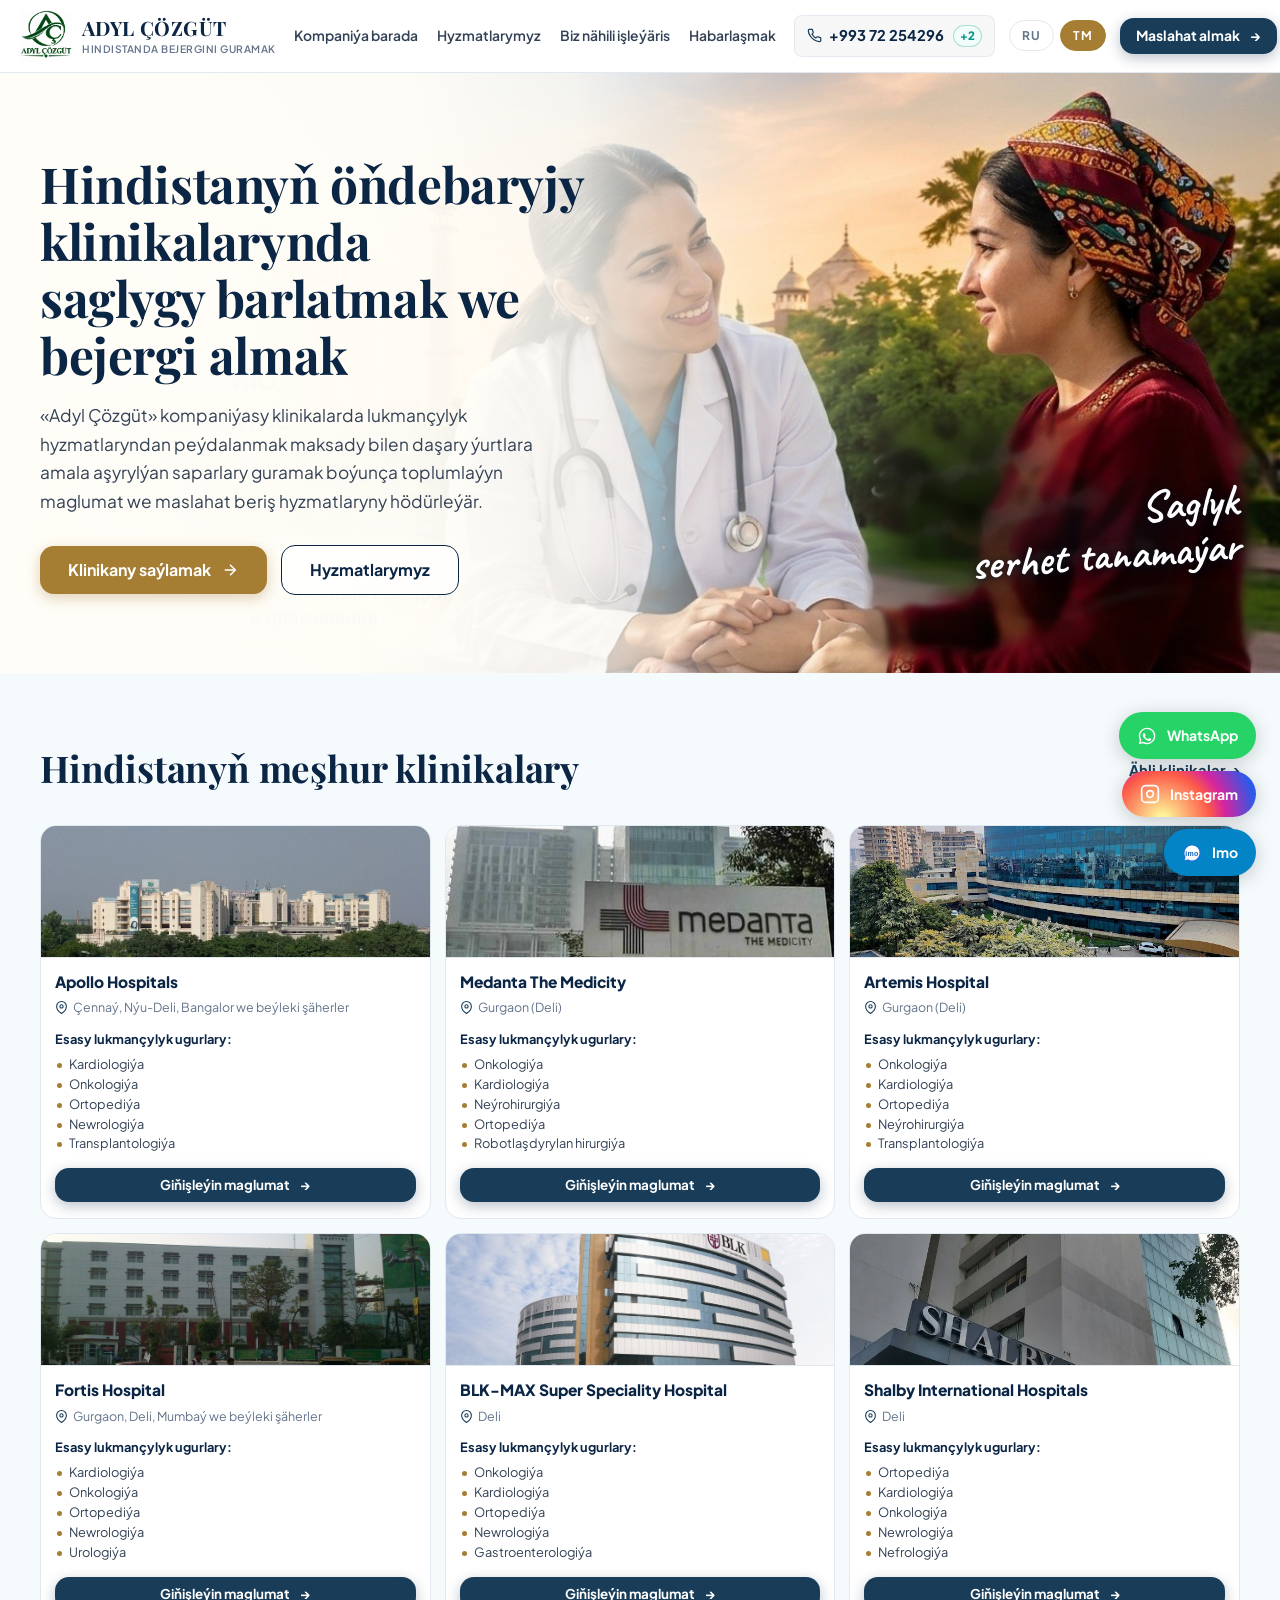
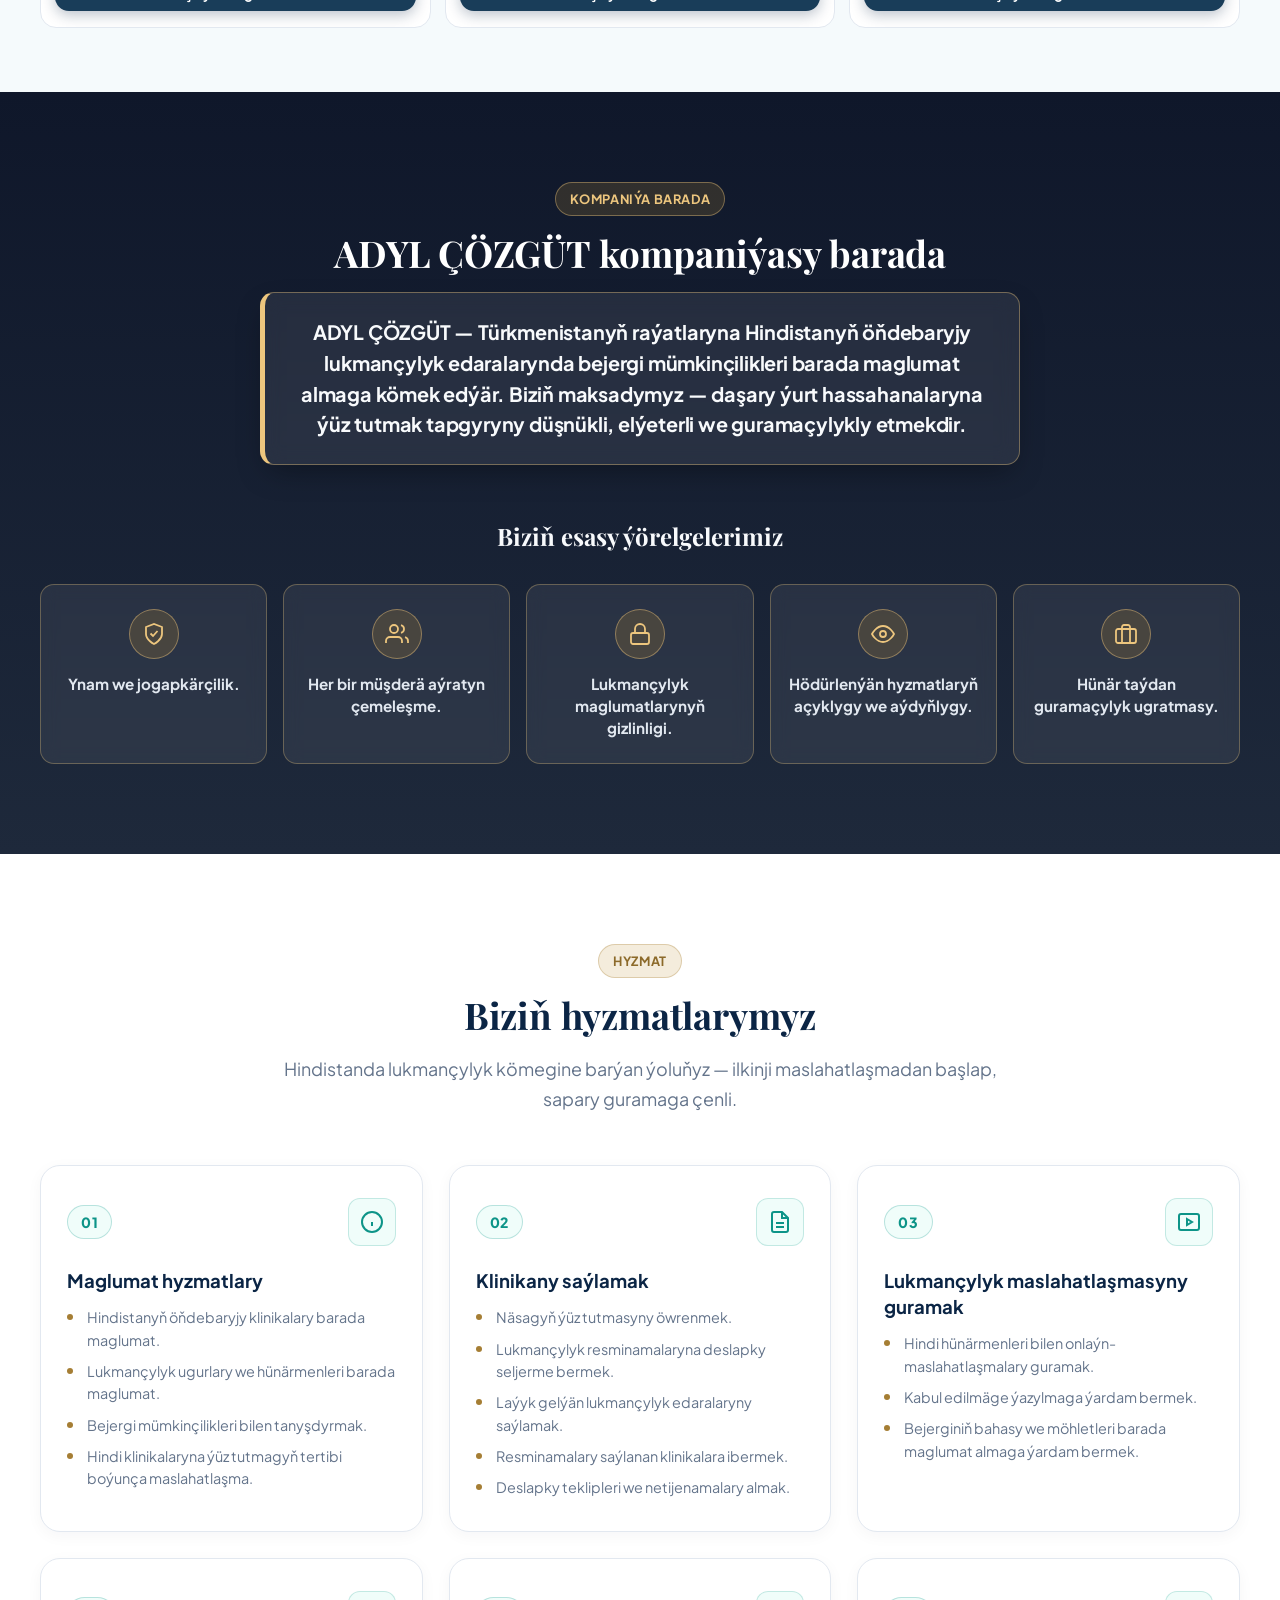
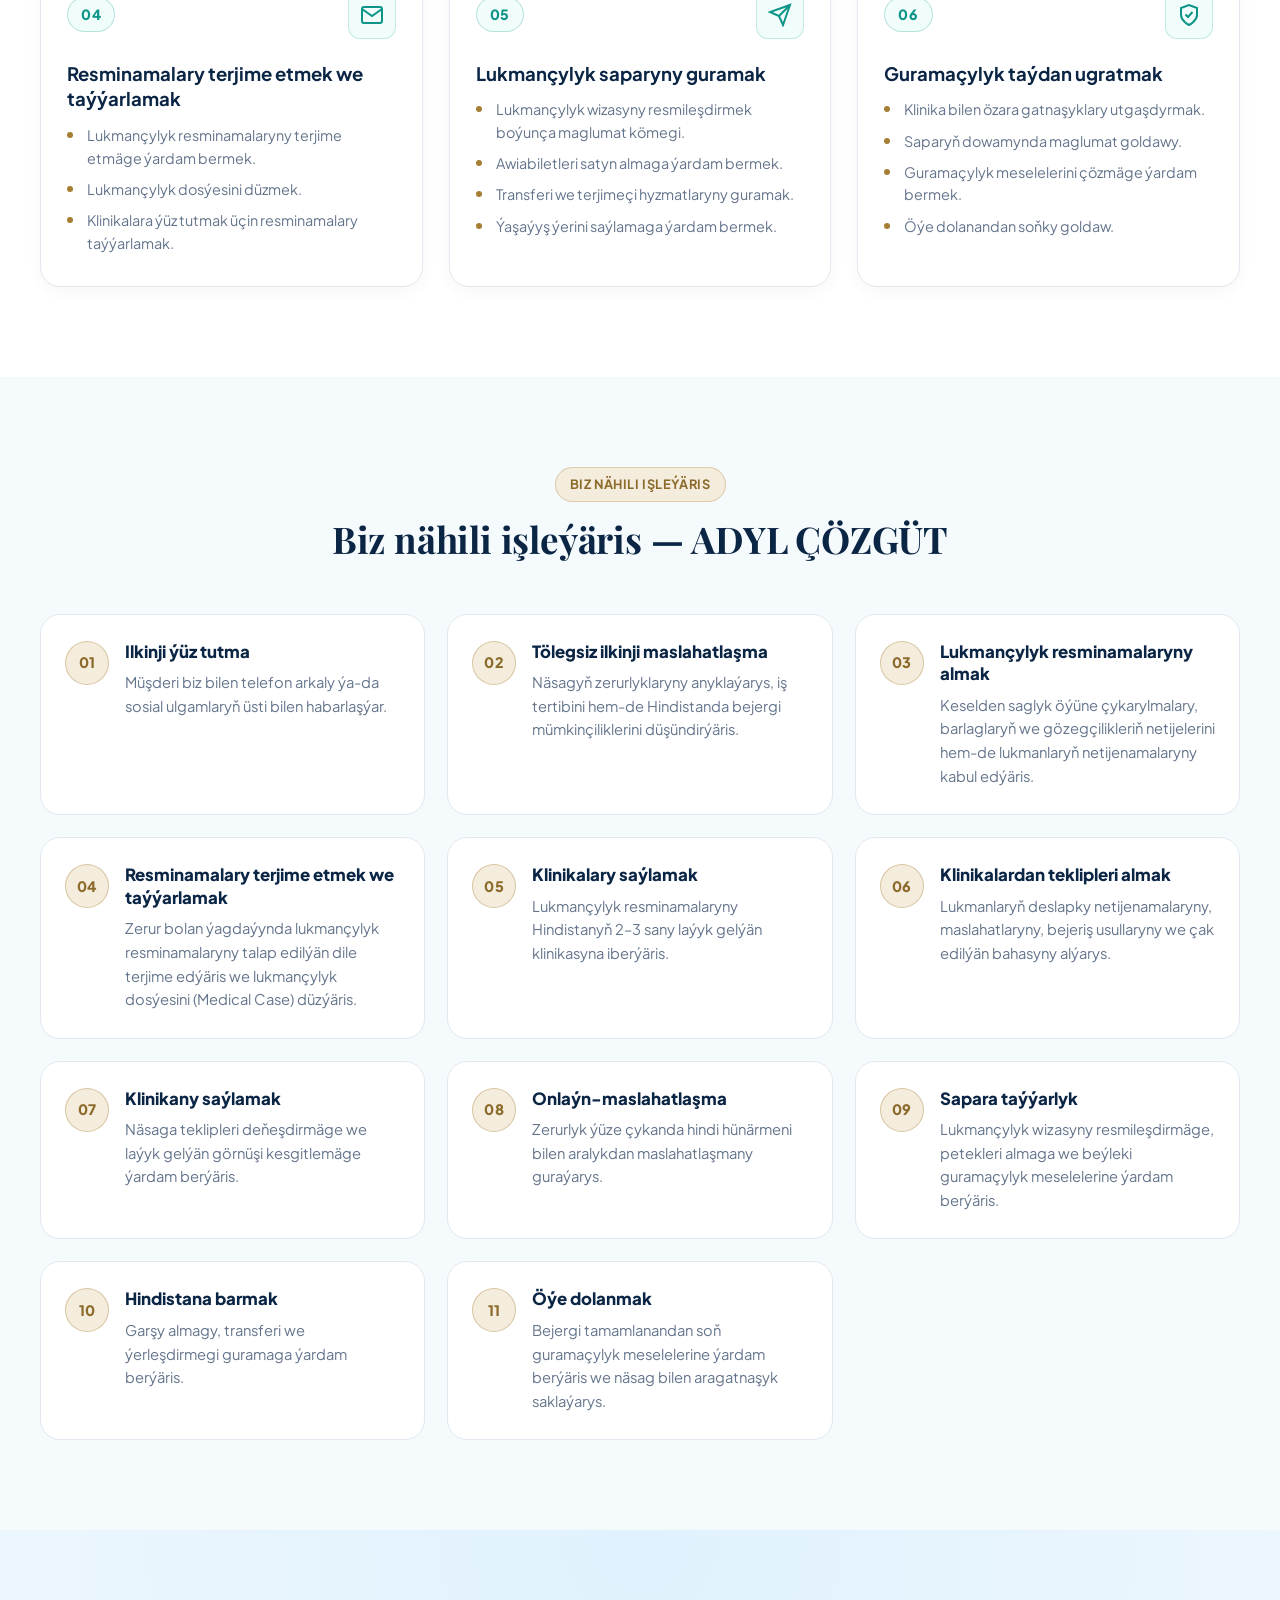
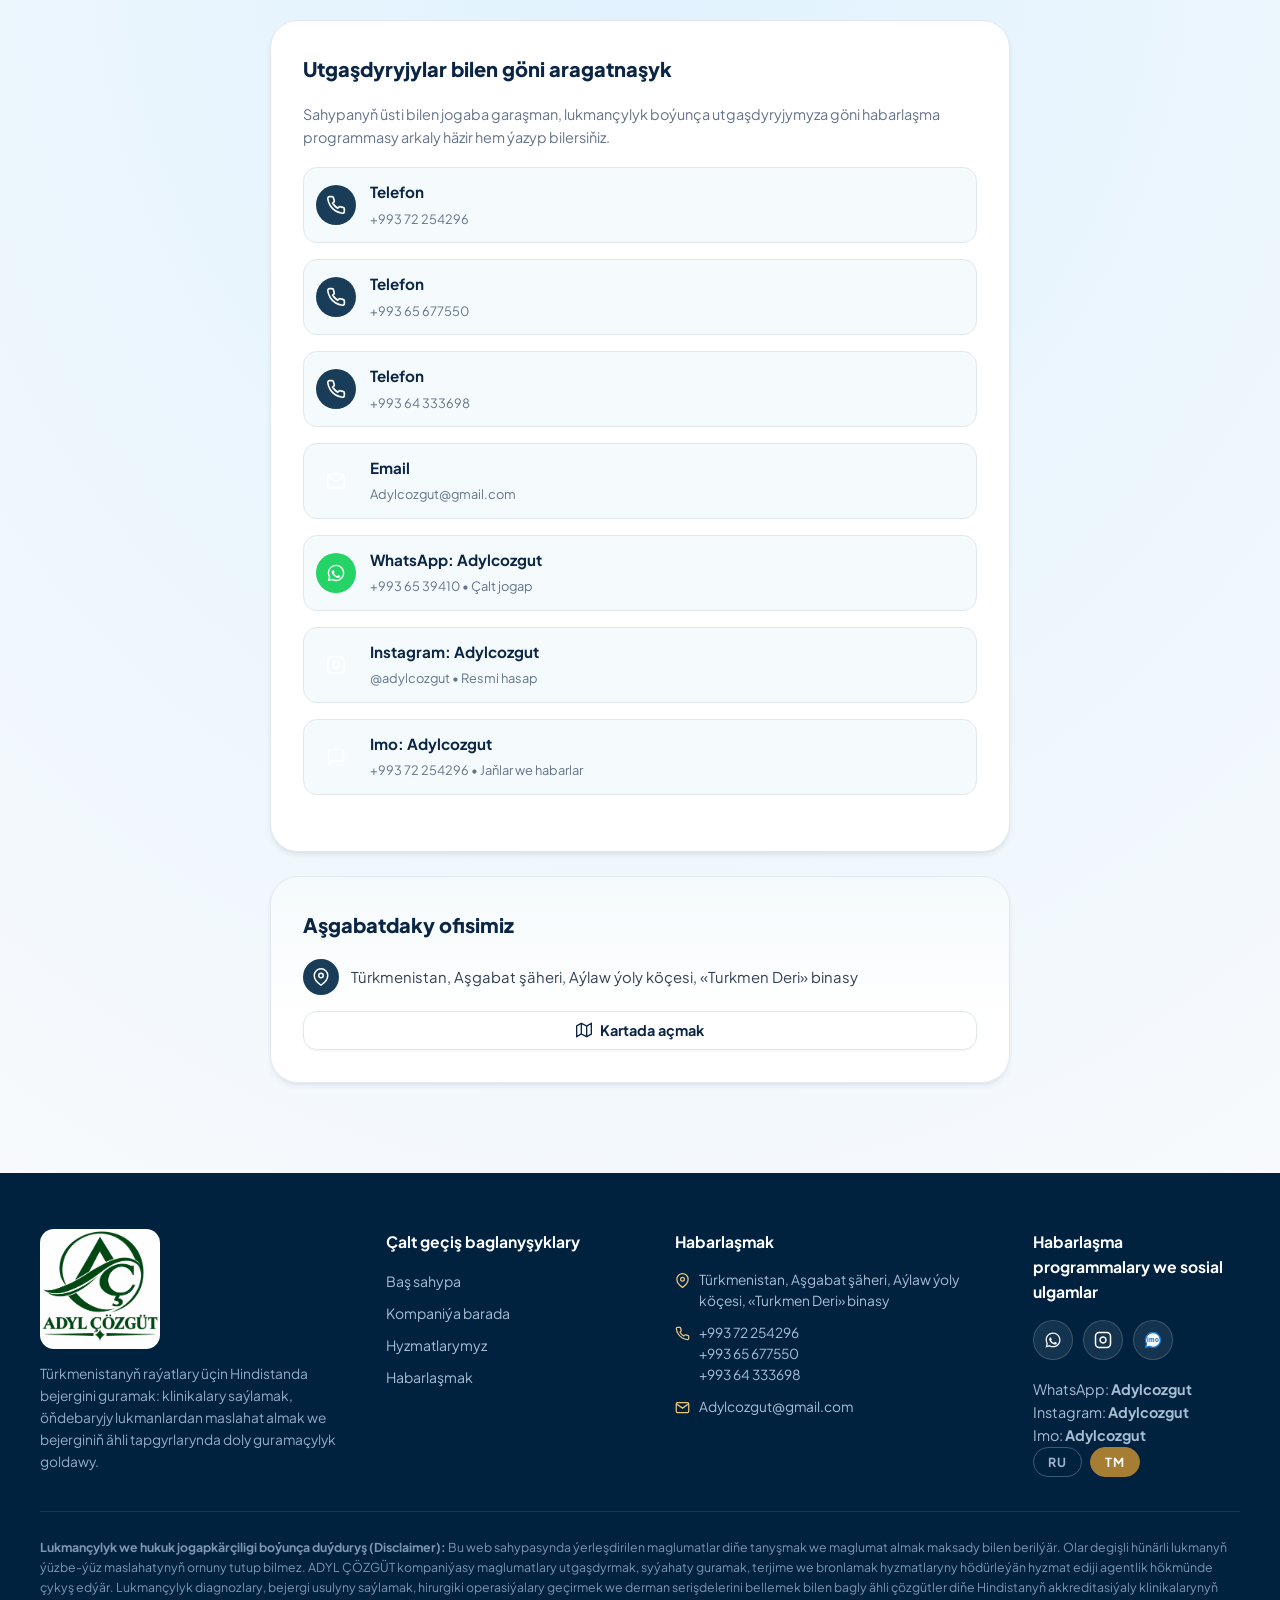
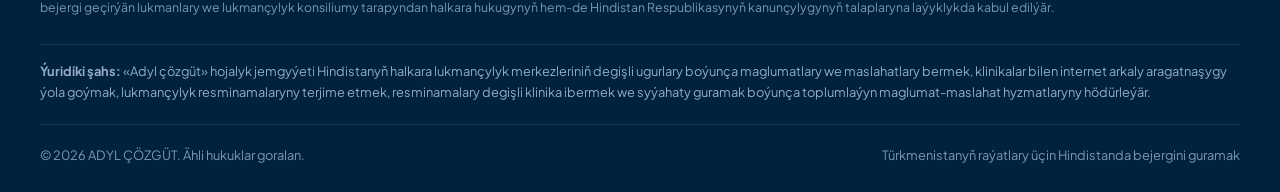
<file: tm.html>
<!DOCTYPE html>
<html lang="tm">
<head>
  <meta charset="UTF-8">
  <meta name="viewport" content="width=device-width, initial-scale=1.0">
  <title>ADYL ÇÖZGÜT — Türkmenistanyň raýatlary üçin Hindistanda bejergini guramak</title>
  <meta name="description" content="Türkmenistanyň raýatlary üçin Hindistanyň öňdebaryjy klinikalarynda çylşyrymly keselleri bejermek, organlary transplantasiýa etmek, onkologiýa we ýürek hirurgiýasy boýunça hyzmatlary guramak. Doly hyzmatlar toplumy: wiza resminamalaryny taýýarlamak, uçar peteklerini almak, terjimeçi, ýaşaýyş jaýy we bejerginiň ähli tapgyrlarynda guramaçylyk goldawy.">
  <meta name="keywords" content="Türkmenistandan Hindistanda bejergi almak, Hindistanda organ transplantasiýasy, Hindistanda onkologiýa, bagyr we böwrek transplantasiýasy, Medanta Apollo Fortis klinikalary, Aşgabatdan Hindistana lukmançylyk kömegi">
  
  <!-- Open Graph / Facebook / WhatsApp -->
  <meta property="og:type" content="website">
  <meta property="og:url" content="https://soltan.github.io/indaya/">
  <meta property="og:title" content="ADYL ÇÖZGÜT — Türkmenistandan Hindistanda bejergi we hirurgiki operasiýalar">
  <meta property="og:description" content="Hindistanyň öňdebaryjy klinikalarynyň (JCI akkreditasiýaly) resmi wekili. Organ transplantasiýasy, onkologiýa we ýürek hirurgiýasy. Rus we türkmen dillerinde ähli tapgyrlarda doly guramaçylyk goldawy.">
  <meta property="og:image" content="assets/logo.png">

  <!-- Favicon -->
  <link rel="icon" type="image/svg+xml" href="assets/favicon.svg">
  
  <!-- Google Fonts: Plus Jakarta Sans + Playfair Display + Caveat -->
  <link rel="preconnect" href="https://fonts.googleapis.com">
  <link rel="preconnect" href="https://fonts.gstatic.com" crossorigin>
  <link href="https://fonts.googleapis.com/css2?family=Plus+Jakarta+Sans:wght@400;500;600;700;800&family=Playfair+Display:wght@600;700&family=Caveat:wght@600;700&display=swap" rel="stylesheet">

  <!-- Main Stylesheet -->
  <link rel="stylesheet" href="css/style.css">
</head>
<body>

  <!-- Main Navigation Header -->
  <header class="navbar" id="navbar">
    <div class="container nav-container">
      <a href="#hero" class="brand-logo" aria-label="ADYL ÇÖZGÜT — Baş sahypa">
        <img src="assets/logo.png" alt="ADYL ÇÖZGÜT" width="260" height="260">
        <span class="brand-text">
          <strong>ADYL ÇÖZGÜT</strong>
          <small>Hindistanda bejergini guramak</small>
        </span>
      </a>

      <nav class="nav-menu" id="navMenu">
        <a href="#about" class="nav-link">Kompaniýa barada</a>
        <a href="#services" class="nav-link">Hyzmatlarymyz</a>
        <a href="#how" class="nav-link">Biz nähili işleýäris</a>
        <a href="#leadSection" class="nav-link">Habarlaşmak</a>

        <div class="nav-mobile-contacts">
          <span class="mobile-contacts-title">Kompaniýanyň habarlaşmak üçin maglumatlary</span>
          <div class="mobile-phones-list">
            <a href="tel:+99372254296" class="mobile-phone-btn">
              <span class="mobile-phone-num">+993 72 254296</span>
              <span class="mobile-phone-badge">Esasy telefon belgisi</span>
            </a>
            <a href="tel:+99365677550" class="mobile-phone-btn">
              <span class="mobile-phone-num">+993 65 677550</span>
              <span class="mobile-phone-badge">SMS we jaňlar</span>
            </a>
            <a href="tel:+99364333698" class="mobile-phone-btn">
              <span class="mobile-phone-num">+993 64 333698</span>
              <span class="mobile-phone-badge">Mary</span>
            </a>
          </div>
          <a href="mailto:Adylcozgut@gmail.com" class="mobile-email-link">
            <svg width="15" height="15" viewBox="0 0 24 24" fill="none" stroke="currentColor" stroke-width="2" aria-hidden="true"><path d="M4 4h16c1.1 0 2 .9 2 2v12c0 1.1-.9 2-2 2H4c-1.1 0-2-.9-2-2V6c0-1.1.9-2 2-2z"></path><polyline points="22,6 12,13 2,6"></polyline></svg>
            Adylcozgut@gmail.com
          </a>
          <div class="mobile-messengers-row">
            <a href="https://wa.me/99365639410" target="_blank" rel="noopener noreferrer" class="mobile-msg-chip wa">
              WhatsApp
            </a>
            <a href="https://www.instagram.com/adylcozgut/" target="_blank" rel="noopener noreferrer" class="mobile-msg-chip ig">
              Instagram
            </a>
            <a href="tel:+99372254296" class="mobile-msg-chip imo">
              <img src="assets/imo.svg" alt="" aria-hidden="true" class="imo-logo">Imo
            </a>
          </div>
        </div>
      </nav>

      <div class="nav-actions">
        <div class="nav-phones-group" id="navPhonesGroup">
          <a href="tel:+99372254296" class="nav-phone-primary" id="navPhonesToggle" title="Adyl Çözgüt bilen habarlaşmak">
            <svg width="15" height="15" viewBox="0 0 24 24" fill="none" stroke="currentColor" stroke-width="2" aria-hidden="true"><path d="M22 16.92v3a2 2 0 0 1-2.18 2 19.79 19.79 0 0 1-8.63-3.07 19.5 19.5 0 0 1-6-6 19.79 19.79 0 0 1-3.07-8.67A2 2 0 0 1 4.11 2h3a2 2 0 0 1 2 1.72 12.84 12.84 0 0 0 .7 2.81 2 2 0 0 1-.45 2.11L8.09 9.91a16 16 0 0 0 6 6l1.27-1.27a2 2 0 0 1 2.11-.45 12.84 12.84 0 0 0 2.81.7A2 2 0 0 1 22 16.92z"></path></svg>
            <span>+993 72 254296</span>
            <span class="phones-badge">+2</span>
          </a>
          <div class="nav-phones-dropdown" id="navPhonesDropdown">
            <div class="dropdown-header">Habarlaşmak üçin telefon belgileri</div>
            <a href="tel:+99372254296" class="dropdown-item">
              <span class="dropdown-item-phone">+993 72 254296</span>
              <span class="dropdown-badge">Esasy telefon belgisi</span>
            </a>
            <a href="tel:+99365677550" class="dropdown-item">
              <span class="dropdown-item-phone">+993 65 677550</span>
              <span class="dropdown-badge">SMS we jaňlar</span>
            </a>
            <a href="tel:+99364333698" class="dropdown-item">
              <span class="dropdown-item-phone">+993 64 333698</span>
              <span class="dropdown-badge">Mary</span>
            </a>
            <div class="dropdown-divider"></div>
            <a href="mailto:Adylcozgut@gmail.com" class="dropdown-email-link">
              <svg width="13" height="13" viewBox="0 0 24 24" fill="none" stroke="currentColor" stroke-width="2" aria-hidden="true"><path d="M4 4h16c1.1 0 2 .9 2 2v12c0 1.1-.9 2-2 2H4c-1.1 0-2-.9-2-2V6c0-1.1.9-2 2-2z"></path><polyline points="22,6 12,13 2,6"></polyline></svg>
              Adylcozgut@gmail.com
            </a>
            <div class="dropdown-messengers">
              <a href="https://wa.me/99365639410" target="_blank" rel="noopener noreferrer" title="WhatsApp: Adylcozgut">WhatsApp</a>
              <a href="https://www.instagram.com/adylcozgut/" target="_blank" rel="noopener noreferrer" title="Instagram: Adylcozgut">Instagram</a>
              <a href="tel:+99372254296" title="Imo: Adylcozgut"><img src="assets/imo.svg" alt="" aria-hidden="true" class="imo-logo">Imo</a>
            </div>
          </div>
        </div>

        <div class="lang-switch header-lang" role="group" aria-label="Dil saýlamak">
          <button type="button" class="lang-btn" data-lang="ru" aria-pressed="false">RU</button>
          <button type="button" class="lang-btn active" data-lang="tm" aria-pressed="true">TM</button>
        </div>

        <a href="#leadSection" class="btn btn-primary btn-sm nav-cta">Maslahat almak <span aria-hidden="true">→</span></a>
        <button class="burger-btn" id="burgerBtn" aria-label="Mobil menýuny açmak">
          <span></span>
          <span></span>
          <span></span>
        </button>
      </div>
    </div>
  </header>

  <!-- Hero Section -->
  <section class="hero" id="hero">
    <div class="hero-banner-bg" aria-hidden="true"></div>
    <div class="hero-banner-overlay" aria-hidden="true"></div>

    <div class="container hero-grid">
      <div class="hero-content">
        <h1 class="hero-title">Hindistanyň öňdebaryjy klinikalarynda <br> saglygy barlatmak we bejergi almak</h1>
        <p class="hero-lead">
          «Adyl Çözgüt» kompaniýasy klinikalarda lukmançylyk hyzmatlaryndan peýdalanmak maksady bilen daşary ýurtlara amala aşyrylýan saparlary guramak boýunça toplumlaýyn maglumat we maslahat beriş hyzmatlaryny hödürleýär.
        </p>
        <div class="hero-actions">
          <a href="#hospitals" class="btn btn-gold">
            Klinikany saýlamak
            <svg width="18" height="18" viewBox="0 0 24 24" fill="none" stroke="currentColor" stroke-width="2" aria-hidden="true"><line x1="5" y1="12" x2="19" y2="12"></line><polyline points="12 5 19 12 12 19"></polyline></svg>
          </a>
          <a href="#services" class="btn btn-outline-light">Hyzmatlarymyz</a>
        </div>

        <!-- Mobile photo card (shown on tablets & smartphones) -->
        <div class="hero-mobile-visual">
          <img src="assets/img/hero-banner-mobile.jpg" alt="Hindistanyň klinikalarynda bejergi — Adyl Çözgüt" width="1176" height="576" fetchpriority="high">
          <span class="hero-script-mobile" aria-hidden="true">Saglyk <br> serhet tanamaýar</span>
        </div>
      </div>

      <!-- Desktop visual placeholder to balance the grid -->
      <div class="hero-visual-desktop" aria-hidden="true"></div>
    </div>

    <!-- Handwritten slogan over the right photo (desktop) -->
    <div class="hero-script" aria-hidden="true">Saglyk <br> serhet tanamaýar</div>
  </section>

  <!-- Section: Popular Clinics India -->
  <section class="hospitals-section" id="hospitals">
    <div class="container">
      <div class="section-head-row fade-up">
        <h2 class="section-title">Hindistanyň meşhur klinikalary</h2>
        <a href="#hospitals" class="section-link-all">Ähli klinikalar <span aria-hidden="true">→</span></a>
      </div>

      <div class="hospitals-layout">
        <div class="hospitals-grid" id="clinics-grid">
          <!-- Clinic 1: Apollo Hospitals -->
          <article class="hospital-card fade-up">
            <img class="hospital-photo" src="assets/img/apollo.jpg" alt="Apollo Hospitals" loading="lazy" width="900" height="496">
            <div class="hospital-body">
              <h3 class="hospital-name">Apollo Hospitals</h3>
              <p class="hospital-location">
                <svg width="13" height="13" viewBox="0 0 24 24" fill="none" stroke="currentColor" stroke-width="2" aria-hidden="true"><path d="M21 10c0 7-9 13-9 13s-9-6-9-13a9 9 0 0 1 18 0z"></path><circle cx="12" cy="10" r="3"></circle></svg>
                Çennaý, Nýu-Deli, Bangalor we beýleki şäherler
              </p>
              <div class="hospital-directions">
                <strong>Esasy lukmançylyk ugurlary:</strong>
                <ul>
                  <li>Kardiologiýa</li>
                  <li>Onkologiýa</li>
                  <li>Ortopediýa</li>
                  <li>Newrologiýa</li>
                  <li>Transplantologiýa</li>
                </ul>
              </div>
              <button type="button" class="btn btn-primary btn-sm hospital-btn" data-clinic="apollo">Giňişleýin maglumat <span aria-hidden="true">→</span></button>
            </div>
          </article>

          <!-- Clinic 2: Medanta -->
          <article class="hospital-card fade-up">
            <img class="hospital-photo" src="assets/img/medanta.jpg" alt="Medanta The Medicity" loading="lazy" width="384" height="259">
            <div class="hospital-body">
              <h3 class="hospital-name">Medanta The Medicity</h3>
              <p class="hospital-location">
                <svg width="13" height="13" viewBox="0 0 24 24" fill="none" stroke="currentColor" stroke-width="2" aria-hidden="true"><path d="M21 10c0 7-9 13-9 13s-9-6-9-13a9 9 0 0 1 18 0z"></path><circle cx="12" cy="10" r="3"></circle></svg>
                Gurgaon (Deli)
              </p>
              <div class="hospital-directions">
                <strong>Esasy lukmançylyk ugurlary:</strong>
                <ul>
                  <li>Onkologiýa</li>
                  <li>Kardiologiýa</li>
                  <li>Neýrohirurgiýa</li>
                  <li>Ortopediýa</li>
                  <li>Robotlaşdyrylan hirurgiýa</li>
                </ul>
              </div>
              <button type="button" class="btn btn-primary btn-sm hospital-btn" data-clinic="medanta">Giňişleýin maglumat <span aria-hidden="true">→</span></button>
            </div>
          </article>

          <!-- Clinic 3: Artemis -->
          <article class="hospital-card fade-up">
            <img class="hospital-photo" src="assets/img/artemis.jpg" alt="Artemis Hospital" loading="lazy" width="680" height="510">
            <div class="hospital-body">
              <h3 class="hospital-name">Artemis Hospital</h3>
              <p class="hospital-location">
                <svg width="13" height="13" viewBox="0 0 24 24" fill="none" stroke="currentColor" stroke-width="2" aria-hidden="true"><path d="M21 10c0 7-9 13-9 13s-9-6-9-13a9 9 0 0 1 18 0z"></path><circle cx="12" cy="10" r="3"></circle></svg>
                Gurgaon (Deli)
              </p>
              <div class="hospital-directions">
                <strong>Esasy lukmançylyk ugurlary:</strong>
                <ul>
                  <li>Onkologiýa</li>
                  <li>Kardiologiýa</li>
                  <li>Ortopediýa</li>
                  <li>Neýrohirurgiýa</li>
                  <li>Transplantologiýa</li>
                </ul>
              </div>
              <button type="button" class="btn btn-primary btn-sm hospital-btn" data-clinic="artemis">Giňişleýin maglumat <span aria-hidden="true">→</span></button>
            </div>
          </article>

          <!-- Clinic 4: Fortis -->
          <article class="hospital-card fade-up">
            <img class="hospital-photo" src="assets/img/fortis.jpg" alt="Fortis Hospital" loading="lazy" width="900" height="675">
            <div class="hospital-body">
              <h3 class="hospital-name">Fortis Hospital</h3>
              <p class="hospital-location">
                <svg width="13" height="13" viewBox="0 0 24 24" fill="none" stroke="currentColor" stroke-width="2" aria-hidden="true"><path d="M21 10c0 7-9 13-9 13s-9-6-9-13a9 9 0 0 1 18 0z"></path><circle cx="12" cy="10" r="3"></circle></svg>
                Gurgaon, Deli, Mumbaý we beýleki şäherler
              </p>
              <div class="hospital-directions">
                <strong>Esasy lukmançylyk ugurlary:</strong>
                <ul>
                  <li>Kardiologiýa</li>
                  <li>Onkologiýa</li>
                  <li>Ortopediýa</li>
                  <li>Newrologiýa</li>
                  <li>Urologiýa</li>
                </ul>
              </div>
              <button type="button" class="btn btn-primary btn-sm hospital-btn" data-clinic="fortis">Giňişleýin maglumat <span aria-hidden="true">→</span></button>
            </div>
          </article>

          <!-- Clinic 5: BLK-MAX -->
          <article class="hospital-card fade-up">
            <img class="hospital-photo" src="assets/img/blk.jpg" alt="BLK-MAX Super Speciality Hospital" loading="lazy" width="900" height="668">
            <div class="hospital-body">
              <h3 class="hospital-name">BLK-MAX Super Speciality Hospital</h3>
              <p class="hospital-location">
                <svg width="13" height="13" viewBox="0 0 24 24" fill="none" stroke="currentColor" stroke-width="2" aria-hidden="true"><path d="M21 10c0 7-9 13-9 13s-9-6-9-13a9 9 0 0 1 18 0z"></path><circle cx="12" cy="10" r="3"></circle></svg>
                Deli
              </p>
              <div class="hospital-directions">
                <strong>Esasy lukmançylyk ugurlary:</strong>
                <ul>
                  <li>Onkologiýa</li>
                  <li>Kardiologiýa</li>
                  <li>Ortopediýa</li>
                  <li>Newrologiýa</li>
                  <li>Gastroenterologiýa</li>
                </ul>
              </div>
              <button type="button" class="btn btn-primary btn-sm hospital-btn" data-clinic="blkmax">Giňişleýin maglumat <span aria-hidden="true">→</span></button>
            </div>
          </article>

          <!-- Clinic 6: Shalby -->
          <article class="hospital-card fade-up">
            <img class="hospital-photo" src="assets/img/shalby.png" alt="Shalby International Hospitals, Дели" loading="lazy" width="716" height="724">
            <div class="hospital-body">
              <h3 class="hospital-name">Shalby International Hospitals</h3>
              <p class="hospital-location">
                <svg width="13" height="13" viewBox="0 0 24 24" fill="none" stroke="currentColor" stroke-width="2" aria-hidden="true"><path d="M21 10c0 7-9 13-9 13s-9-6-9-13a9 9 0 0 1 18 0z"></path><circle cx="12" cy="10" r="3"></circle></svg>
                Deli
              </p>
              <div class="hospital-directions">
                <strong>Esasy lukmançylyk ugurlary:</strong>
                <ul>
                  <li>Ortopediýa</li>
                  <li>Kardiologiýa</li>
                  <li>Onkologiýa</li>
                  <li>Newrologiýa</li>
                  <li>Nefrologiýa</li>
                </ul>
              </div>
              <button type="button" class="btn btn-primary btn-sm hospital-btn" data-clinic="shalby">Giňişleýin maglumat <span aria-hidden="true">→</span></button>
            </div>
          </article>
        </div>
      </div>
    </div>
  </section>

    <!-- Section: About Company / Advantages -->
  <section class="advantages-section" id="about">
    <span id="advantages" aria-hidden="true"></span>
    <div class="container">
      <div class="section-header fade-up">
        <span class="section-badge">Kompaniýa barada</span>
        <h2 class="section-title">ADYL ÇÖZGÜT kompaniýasy barada</h2>
        <div class="about-company-lead">
          <p class="about-company-text">
            ADYL ÇÖZGÜT — Türkmenistanyň raýatlaryna Hindistanyň öňdebaryjy lukmançylyk edaralarynda bejergi mümkinçilikleri barada maglumat almaga kömek edýär. Biziň maksadymyz — daşary ýurt hassahanalaryna ýüz tutmak tapgyryny düşnükli, elýeterli we guramaçylykly etmekdir.
          </p>
        </div>
      </div>

      <div class="principles fade-up">
        <h3 class="principles-title">Biziň esasy ýörelgelerimiz</h3>
        <ul class="principles-grid">
          <li class="principle-card">
            <span class="principle-ico" aria-hidden="true">
              <svg viewBox="0 0 24 24" fill="none" stroke="currentColor" stroke-width="1.8"><path d="M12 22s8-4 8-10V5l-8-3-8 3v7c0 6 8 10 8 10z"></path><polyline points="8.5 11.5 11 14 15.5 9"></polyline></svg>
            </span>
            <span class="principle-text">Ynam we jogapkärçilik.</span>
          </li>
          <li class="principle-card">
            <span class="principle-ico" aria-hidden="true">
              <svg viewBox="0 0 24 24" fill="none" stroke="currentColor" stroke-width="1.8"><path d="M17 21v-2a4 4 0 0 0-4-4H5a4 4 0 0 0-4 4v2"></path><circle cx="9" cy="7" r="4"></circle><path d="M23 21v-2a4 4 0 0 0-3-3.87"></path><path d="M16 3.13a4 4 0 0 1 0 7.75"></path></svg>
            </span>
            <span class="principle-text">Her bir müşderä aýratyn çemeleşme.</span>
          </li>
          <li class="principle-card">
            <span class="principle-ico" aria-hidden="true">
              <svg viewBox="0 0 24 24" fill="none" stroke="currentColor" stroke-width="1.8"><rect x="3" y="11" width="18" height="11" rx="2" ry="2"></rect><path d="M7 11V7a5 5 0 0 1 10 0v4"></path></svg>
            </span>
            <span class="principle-text">Lukmançylyk maglumatlarynyň gizlinligi.</span>
          </li>
          <li class="principle-card">
            <span class="principle-ico" aria-hidden="true">
              <svg viewBox="0 0 24 24" fill="none" stroke="currentColor" stroke-width="1.8"><path d="M1 12s4-8 11-8 11 8 11 8-4 8-11 8-11-8-11-8z"></path><circle cx="12" cy="12" r="3"></circle></svg>
            </span>
            <span class="principle-text">Hödürlenýän hyzmatlaryň açyklygy we aýdyňlygy.</span>
          </li>
          <li class="principle-card">
            <span class="principle-ico" aria-hidden="true">
              <svg viewBox="0 0 24 24" fill="none" stroke="currentColor" stroke-width="1.8"><rect x="2" y="7" width="20" height="14" rx="2" ry="2"></rect><path d="M16 21V5a2 2 0 0 0-2-2h-4a2 2 0 0 0-2 2v16"></path></svg>
            </span>
            <span class="principle-text">Hünär taýdan guramaçylyk ugratmasy.</span>
          </li>
        </ul>
      </div>
    </div>
  </section>

  <!-- Section: Our Services -->
  <section class="services-section" id="services">
    <div class="container">
      <div class="section-header fade-up">
        <span class="section-badge">Hyzmat</span>
        <h2 class="section-title">Biziň hyzmatlarymyz</h2>
        <p class="section-subtitle services-lead">Hindistanda lukmançylyk kömegine barýan ýoluňyz — ilkinji maslahatlaşmadan başlap, sapary guramaga çenli.</p>
      </div>

      <div class="services-grid services-grid-clean">

        <!-- Service 1 -->
        <div class="service-card fade-up">
          <div class="service-card-header">
            <span class="service-badge-num">01</span>
            <div class="service-icon-box" aria-hidden="true">
              <svg viewBox="0 0 24 24" fill="none" stroke="currentColor" stroke-width="2"><circle cx="12" cy="12" r="10"></circle><line x1="12" y1="16" x2="12" y2="12"></line><line x1="12" y1="8" x2="12.01" y2="8"></line></svg>
            </div>
          </div>
          <h3 class="service-card-title">Maglumat hyzmatlary</h3>
          <ul class="service-points">
            <li>Hindistanyň öňdebaryjy klinikalary barada maglumat.</li>
            <li>Lukmançylyk ugurlary we hünärmenleri barada maglumat.</li>
            <li>Bejergi mümkinçilikleri bilen tanyşdyrmak.</li>
            <li>Hindi klinikalaryna ýüz tutmagyň tertibi boýunça maslahatlaşma.</li>
          </ul>
        </div>

        <!-- Service 2 -->
        <div class="service-card fade-up">
          <div class="service-card-header">
            <span class="service-badge-num">02</span>
            <div class="service-icon-box" aria-hidden="true">
              <svg viewBox="0 0 24 24" fill="none" stroke="currentColor" stroke-width="2"><path d="M14 2H6a2 2 0 0 0-2 2v16a2 2 0 0 0 2 2h12a2 2 0 0 0 2-2V8z"></path><polyline points="14 2 14 8 20 8"></polyline><line x1="16" y1="13" x2="8" y2="13"></line><line x1="16" y1="17" x2="8" y2="17"></line></svg>
            </div>
          </div>
          <h3 class="service-card-title">Klinikany saýlamak</h3>
          <ul class="service-points">
            <li>Näsagyň ýüz tutmasyny öwrenmek.</li>
            <li>Lukmançylyk resminamalaryna deslapky seljerme bermek.</li>
            <li>Laýyk gelýän lukmançylyk edaralaryny saýlamak.</li>
            <li>Resminamalary saýlanan klinikalara ibermek.</li>
            <li>Deslapky teklipleri we netijenamalary almak.</li>
          </ul>
        </div>

        <!-- Service 3 -->
        <div class="service-card fade-up">
          <div class="service-card-header">
            <span class="service-badge-num">03</span>
            <div class="service-icon-box" aria-hidden="true">
              <svg viewBox="0 0 24 24" fill="none" stroke="currentColor" stroke-width="2"><rect x="2" y="4" width="20" height="16" rx="2"></rect><path d="M10 9l5 3-5 3z"></path></svg>
            </div>
          </div>
          <h3 class="service-card-title">Lukmançylyk maslahatlaşmasyny guramak</h3>
          <ul class="service-points">
            <li>Hindi hünärmenleri bilen onlaýn-maslahatlaşmalary guramak.</li>
            <li>Kabul edilmäge ýazylmaga ýardam bermek.</li>
            <li>Bejerginiň bahasy we möhletleri barada maglumat almaga ýardam bermek.</li>
          </ul>
        </div>

        <!-- Service 4 -->
        <div class="service-card fade-up">
          <div class="service-card-header">
            <span class="service-badge-num">04</span>
            <div class="service-icon-box" aria-hidden="true">
              <svg viewBox="0 0 24 24" fill="none" stroke="currentColor" stroke-width="2"><path d="M4 4h16c1.1 0 2 .9 2 2v12c0 1.1-.9 2-2 2H4c-1.1 0-2-.9-2-2V6c0-1.1.9-2 2-2z"></path><polyline points="22,6 12,13 2,6"></polyline></svg>
            </div>
          </div>
          <h3 class="service-card-title">Resminamalary terjime etmek we taýýarlamak</h3>
          <ul class="service-points">
            <li>Lukmançylyk resminamalaryny terjime etmäge ýardam bermek.</li>
            <li>Lukmançylyk dosýesini düzmek.</li>
            <li>Klinikalara ýüz tutmak üçin resminamalary taýýarlamak.</li>
          </ul>
        </div>

        <!-- Service 5 -->
        <div class="service-card fade-up">
          <div class="service-card-header">
            <span class="service-badge-num">05</span>
            <div class="service-icon-box" aria-hidden="true">
              <svg viewBox="0 0 24 24" fill="none" stroke="currentColor" stroke-width="2"><path d="M22 2L11 13"></path><path d="M22 2L15 22L11 13L2 9L22 2Z"></path></svg>
            </div>
          </div>
          <h3 class="service-card-title">Lukmançylyk saparyny guramak</h3>
          <ul class="service-points">
            <li>Lukmançylyk wizasyny resmileşdirmek boýunça maglumat kömegi.</li>
            <li>Awiabiletleri satyn almaga ýardam bermek.</li>
            <li>Transferi we terjimeçi hyzmatlaryny guramak.</li>
            <li>Ýaşaýyş ýerini saýlamaga ýardam bermek.</li>
          </ul>
        </div>

        <!-- Service 6 -->
        <div class="service-card fade-up">
          <div class="service-card-header">
            <span class="service-badge-num">06</span>
            <div class="service-icon-box" aria-hidden="true">
              <svg viewBox="0 0 24 24" fill="none" stroke="currentColor" stroke-width="2"><path d="M12 22s8-4 8-10V5l-8-3-8 3v7c0 6 8 10 8 10z"></path><polyline points="8.5 11.5 11 14 15.5 9"></polyline></svg>
            </div>
          </div>
          <h3 class="service-card-title">Guramaçylyk taýdan ugratmak</h3>
          <ul class="service-points">
            <li>Klinika bilen özara gatnaşyklary utgaşdyrmak.</li>
            <li>Saparyň dowamynda maglumat goldawy.</li>
            <li>Guramaçylyk meselelerini çözmäge ýardam bermek.</li>
            <li>Öýe dolanandan soňky goldaw.</li>
          </ul>
        </div>
      </div>
    </div>
  </section>

  <!-- Section: How We Work -->
  <section class="how-section" id="how">
    <div class="container">
      <div class="section-header fade-up">
        <span class="section-badge">Biz nähili işleýäris</span>
        <h2 class="section-title">Biz nähili işleýäris — ADYL ÇÖZGÜT</h2>
      </div>

      <ol class="how-steps">
        <li class="how-step fade-up">
          <span class="how-step-num">01</span>
          <div class="how-step-body">
            <h3 class="how-step-title">Ilkinji ýüz tutma</h3>
            <p class="how-step-text">Müşderi biz bilen telefon arkaly ýa-da sosial ulgamlaryň üsti bilen habarlaşýar.</p>
          </div>
        </li>
        <li class="how-step fade-up">
          <span class="how-step-num">02</span>
          <div class="how-step-body">
            <h3 class="how-step-title">Tölegsiz ilkinji maslahatlaşma</h3>
            <p class="how-step-text">Näsagyň zerurlyklaryny anyklaýarys, iş tertibini hem-de Hindistanda bejergi mümkinçiliklerini düşündirýäris.</p>
          </div>
        </li>
        <li class="how-step fade-up">
          <span class="how-step-num">03</span>
          <div class="how-step-body">
            <h3 class="how-step-title">Lukmançylyk resminamalaryny almak</h3>
            <p class="how-step-text">Keselden saglyk öýüne çykarylmalary, barlaglaryň we gözegçilikleriň netijelerini hem-de lukmanlaryň netijenamalaryny kabul edýäris.</p>
          </div>
        </li>
        <li class="how-step fade-up">
          <span class="how-step-num">04</span>
          <div class="how-step-body">
            <h3 class="how-step-title">Resminamalary terjime etmek we taýýarlamak</h3>
            <p class="how-step-text">Zerur bolan ýagdaýynda lukmançylyk resminamalaryny talap edilýän dile terjime edýäris we lukmançylyk dosýesini (Medical Case) düzýäris.</p>
          </div>
        </li>
        <li class="how-step fade-up">
          <span class="how-step-num">05</span>
          <div class="how-step-body">
            <h3 class="how-step-title">Klinikalary saýlamak</h3>
            <p class="how-step-text">Lukmançylyk resminamalaryny Hindistanyň 2–3 sany laýyk gelýän klinikasyna iberýäris.</p>
          </div>
        </li>
        <li class="how-step fade-up">
          <span class="how-step-num">06</span>
          <div class="how-step-body">
            <h3 class="how-step-title">Klinikalardan teklipleri almak</h3>
            <p class="how-step-text">Lukmanlaryň deslapky netijenamalaryny, maslahatlaryny, bejeriş usullaryny we çak edilýän bahasyny alýarys.</p>
          </div>
        </li>
        <li class="how-step fade-up">
          <span class="how-step-num">07</span>
          <div class="how-step-body">
            <h3 class="how-step-title">Klinikany saýlamak</h3>
            <p class="how-step-text">Näsaga teklipleri deňeşdirmäge we laýyk gelýän görnüşi kesgitlemäge ýardam berýäris.</p>
          </div>
        </li>
        <li class="how-step fade-up">
          <span class="how-step-num">08</span>
          <div class="how-step-body">
            <h3 class="how-step-title">Onlaýn-maslahatlaşma</h3>
            <p class="how-step-text">Zerurlyk ýüze çykanda hindi hünärmeni bilen aralykdan maslahatlaşmany guraýarys.</p>
          </div>
        </li>
        <li class="how-step fade-up">
          <span class="how-step-num">09</span>
          <div class="how-step-body">
            <h3 class="how-step-title">Sapara taýýarlyk</h3>
            <p class="how-step-text">Lukmançylyk wizasyny resmileşdirmäge, petekleri almaga we beýleki guramaçylyk meselelerine ýardam berýäris.</p>
          </div>
        </li>
        <li class="how-step fade-up">
          <span class="how-step-num">10</span>
          <div class="how-step-body">
            <h3 class="how-step-title">Hindistana barmak</h3>
            <p class="how-step-text">Garşy almagy, transferi we ýerleşdirmegi guramaga ýardam berýäris.</p>
          </div>
        </li>
        <li class="how-step fade-up">
          <span class="how-step-num">11</span>
          <div class="how-step-body">
            <h3 class="how-step-title">Öýe dolanmak</h3>
            <p class="how-step-text">Bejergi tamamlanandan soň guramaçylyk meselelerine ýardam berýäris we näsag bilen aragatnaşyk saklaýarys.</p>
          </div>
        </li>
      </ol>
    </div>
  </section>

  <!-- Section: Consultation Form & Direct Contacts -->
  <section class="contact-section" id="leadSection">
    <div class="container contact-grid">
      <!-- Right: Contacts & Regional Coverage -->
      <div class="contact-sidebar">
        <div class="contact-card">
          <h4 class="contact-card-title">Utgaşdyryjylar bilen göni aragatnaşyk</h4>
          <p style="font-size:0.9rem; color:var(--slate); margin-bottom:18px;">
            Sahypanyň üsti bilen jogaba garaşman, lukmançylyk boýunça utgaşdyryjymyza göni habarlaşma programmasy arkaly häzir hem ýazyp bilersiňiz.
          </p>

          <div class="contact-channels">
            <a href="tel:+99372254296" class="channel-item">
              <div class="channel-icon phone">
                <svg viewBox="0 0 24 24" fill="none" stroke="currentColor" stroke-width="2"><path d="M22 16.92v3a2 2 0 0 1-2.18 2 19.79 19.79 0 0 1-8.63-3.07 19.5 19.5 0 0 1-6-6 19.79 19.79 0 0 1-3.07-8.67A2 2 0 0 1 4.11 2h3a2 2 0 0 1 2 1.72 12.84 12.84 0 0 0 .7 2.81 2 2 0 0 1-.45 2.11L8.09 9.91a16 16 0 0 0 6 6l1.27-1.27a2 2 0 0 1 2.11-.45 12.84 12.84 0 0 0 2.81.7A2 2 0 0 1 22 16.92z"></path></svg>
              </div>
              <div class="channel-info">
                <strong>Telefon</strong>
                <span>+993 72 254296</span>
              </div>
            </a>

            <a href="tel:+99365677550" class="channel-item">
              <div class="channel-icon phone">
                <svg viewBox="0 0 24 24" fill="none" stroke="currentColor" stroke-width="2"><path d="M22 16.92v3a2 2 0 0 1-2.18 2 19.79 19.79 0 0 1-8.63-3.07 19.5 19.5 0 0 1-6-6 19.79 19.79 0 0 1-3.07-8.67A2 2 0 0 1 4.11 2h3a2 2 0 0 1 2 1.72 12.84 12.84 0 0 0 .7 2.81 2 2 0 0 1-.45 2.11L8.09 9.91a16 16 0 0 0 6 6l1.27-1.27a2 2 0 0 1 2.11-.45 12.84 12.84 0 0 0 2.81.7A2 2 0 0 1 22 16.92z"></path></svg>
              </div>
              <div class="channel-info">
                <strong>Telefon</strong>
                <span>+993 65 677550</span>
              </div>
            </a>

            <a href="tel:+99364333698" class="channel-item">
              <div class="channel-icon phone">
                <svg viewBox="0 0 24 24" fill="none" stroke="currentColor" stroke-width="2"><path d="M22 16.92v3a2 2 0 0 1-2.18 2 19.79 19.79 0 0 1-8.63-3.07 19.5 19.5 0 0 1-6-6 19.79 19.79 0 0 1-3.07-8.67A2 2 0 0 1 4.11 2h3a2 2 0 0 1 2 1.72 12.84 12.84 0 0 0 .7 2.81 2 2 0 0 1-.45 2.11L8.09 9.91a16 16 0 0 0 6 6l1.27-1.27a2 2 0 0 1 2.11-.45 12.84 12.84 0 0 0 2.81.7A2 2 0 0 1 22 16.92z"></path></svg>
              </div>
              <div class="channel-info">
                <strong>Telefon</strong>
                <span>+993 64 333698</span>
              </div>
            </a>

            <a href="mailto:Adylcozgut@gmail.com" class="channel-item">
              <div class="channel-icon mail">
                <svg viewBox="0 0 24 24" fill="none" stroke="currentColor" stroke-width="2"><path d="M4 4h16c1.1 0 2 .9 2 2v12c0 1.1-.9 2-2 2H4c-1.1 0-2-.9-2-2V6c0-1.1.9-2 2-2z"></path><polyline points="22,6 12,13 2,6"></polyline></svg>
              </div>
              <div class="channel-info">
                <strong>Email</strong>
                <span>Adylcozgut@gmail.com</span>
              </div>
            </a>

            <a href="https://wa.me/99365639410" target="_blank" rel="noopener noreferrer" class="channel-item">
              <div class="channel-icon wa">
                <svg viewBox="0 0 24 24" fill="currentColor"><path d="M12.04 2c-5.46 0-9.91 4.45-9.91 9.91 0 1.75.46 3.45 1.32 4.95L2.05 22l5.25-1.38c1.45.79 3.08 1.21 4.74 1.21 5.46 0 9.91-4.45 9.91-9.91 0-2.65-1.03-5.14-2.9-7.01A9.816 9.816 0 0 0 12.04 2m.01 1.67c2.2 0 4.26.86 5.82 2.42a8.225 8.225 0 0 1 2.41 5.83c0 4.54-3.7 8.24-8.24 8.24-1.48 0-2.93-.4-4.2-1.15l-.3-.18-3.12.82.83-3.04-.2-.31a8.196 8.196 0 0 1-1.26-4.38c0-4.54 3.7-8.24 8.24-8.24m4.52 11.66c-.25-.13-1.47-.72-1.7-.81-.23-.08-.39-.13-.56.13-.17.25-.64.81-.79.97-.14.17-.29.19-.54.06-.25-.13-1.06-.39-2.03-1.25-.75-.67-1.26-1.5-1.41-1.75-.15-.25-.02-.39.11-.51.11-.11.25-.29.37-.44.13-.15.17-.25.25-.42.08-.17.04-.31-.02-.44s-.56-1.35-.77-1.85c-.2-.48-.41-.42-.56-.43h-.48c-.17 0-.44.06-.67.31-.23.25-.88.86-.88 2.1s.9 2.44 1.02 2.6c.13.17 1.77 2.7 4.28 3.79.6.26 1.07.41 1.43.53.6.19 1.15.16 1.58.1.48-.07 1.47-.6 1.68-1.18.21-.58.21-1.07.15-1.18-.06-.1-.23-.17-.48-.29z"/></svg>
              </div>
              <div class="channel-info">
                <strong>WhatsApp: Adylcozgut</strong>
                <span>+993 65 39410 • Çalt jogap</span>
              </div>
            </a>

            <a href="https://www.instagram.com/adylcozgut/" target="_blank" rel="noopener noreferrer" class="channel-item">
              <div class="channel-icon ig">
                <svg viewBox="0 0 24 24" fill="none" stroke="currentColor" stroke-width="2"><rect x="2" y="2" width="20" height="20" rx="5" ry="5"></rect><path d="M16 11.37A4 4 0 1 1 12.63 8 4 4 0 0 1 16 11.37z"></path><line x1="17.5" y1="6.5" x2="17.51" y2="6.5"></line></svg>
              </div>
              <div class="channel-info">
                <strong>Instagram: Adylcozgut</strong>
                <span>@adylcozgut • Resmi hasap</span>
              </div>
            </a>

            <a href="tel:+99372254296" class="channel-item">
              <div class="channel-icon imo">
                <svg viewBox="0 0 24 24" fill="none" stroke="currentColor" stroke-width="2"><path d="M21 15a2 2 0 0 1-2 2H7l-4 4V5a2 2 0 0 1 2-2h14a2 2 0 0 1 2 2z"></path></svg>
              </div>
              <div class="channel-info">
                <strong>Imo: Adylcozgut</strong>
                <span>+993 72 254296 • Jaňlar we habarlar</span>
              </div>
            </a>
          </div>
        </div>

        <!-- Office Address -->
        <div class="contact-card contact-address">
          <h4 class="contact-card-title">Aşgabatdaky ofisimiz</h4>
          <a href="https://maps.app.goo.gl/M8QPW423nq8SNQe16" target="_blank" rel="noopener noreferrer" class="address-link" aria-label="Ofisiň salgysyny kartada açmak">
            <span class="address-pin" aria-hidden="true">
              <svg viewBox="0 0 24 24" fill="none" stroke="currentColor" stroke-width="2"><path d="M21 10c0 7-9 13-9 13s-9-6-9-13a9 9 0 0 1 18 0z"></path><circle cx="12" cy="10" r="3"></circle></svg>
            </span>
            <span class="address-text">
              Türkmenistan, Aşgabat şäheri, Aýlaw ýoly köçesi, «Turkmen Deri» binasy
            </span>
          </a>
          <a href="https://maps.app.goo.gl/M8QPW423nq8SNQe16" target="_blank" rel="noopener noreferrer" class="btn btn-secondary btn-sm address-map-btn">
            <svg width="16" height="16" viewBox="0 0 24 24" fill="none" stroke="currentColor" stroke-width="2"><polygon points="1 6 1 22 8 18 16 22 23 18 23 2 16 6 8 2 1 6"></polygon><line x1="8" y1="2" x2="8" y2="18"></line><line x1="16" y1="6" x2="16" y2="22"></line></svg>
            Kartada açmak
          </a>
        </div>

      </div>
    </div>
  </section>

  <!-- Footer -->
  <footer class="footer">
    <div class="container">
      <div class="footer-top">
        <div class="footer-brand">
          <img src="assets/logo.png" alt="ADYL ÇÖZGÜT" class="footer-logo" width="260" height="260">
          <p class="footer-tagline">
            Türkmenistanyň raýatlary üçin Hindistanda bejergini guramak: klinikalary saýlamak, öňdebaryjy lukmanlardan maslahat almak we bejerginiň ähli tapgyrlarynda doly guramaçylyk goldawy.
          </p>
        </div>

        <div class="footer-col">
          <h4 class="footer-title">Çalt geçiş baglanyşyklary</h4>
          <ul class="footer-links">
            <li><a href="#hero">Baş sahypa</a></li>
            <li><a href="#about">Kompaniýa barada</a></li>
            <li><a href="#services">Hyzmatlarymyz</a></li>
            <li><a href="#leadSection">Habarlaşmak</a></li>
          </ul>
        </div>

        <div class="footer-col">
          <h4 class="footer-title">Habarlaşmak</h4>
          <ul class="footer-contacts">
            <li>
              <svg width="15" height="15" viewBox="0 0 24 24" fill="none" stroke="currentColor" stroke-width="2" aria-hidden="true"><path d="M21 10c0 7-9 13-9 13s-9-6-9-13a9 9 0 0 1 18 0z"></path><circle cx="12" cy="10" r="3"></circle></svg>
              <a href="https://maps.app.goo.gl/M8QPW423nq8SNQe16" target="_blank" rel="noopener noreferrer">
                Türkmenistan, Aşgabat şäheri, Aýlaw ýoly köçesi, «Turkmen Deri» binasy
              </a>
            </li>
            <li>
              <svg width="15" height="15" viewBox="0 0 24 24" fill="none" stroke="currentColor" stroke-width="2" aria-hidden="true"><path d="M22 16.92v3a2 2 0 0 1-2.18 2 19.79 19.79 0 0 1-8.63-3.07 19.5 19.5 0 0 1-6-6 19.79 19.79 0 0 1-3.07-8.67A2 2 0 0 1 4.11 2h3a2 2 0 0 1 2 1.72 12.84 12.84 0 0 0 .7 2.81 2 2 0 0 1-.45 2.11L8.09 9.91a16 16 0 0 0 6 6l1.27-1.27a2 2 0 0 1 2.11-.45 12.84 12.84 0 0 0 2.81.7A2 2 0 0 1 22 16.92z"></path></svg>
              <div class="footer-phones-block">
                <a href="tel:+99372254296">+993 72 254296</a><br>
                <a href="tel:+99365677550">+993 65 677550</a><br>
                <a href="tel:+99364333698">+993 64 333698</a>
              </div>
            </li>
            <li>
              <svg width="15" height="15" viewBox="0 0 24 24" fill="none" stroke="currentColor" stroke-width="2" aria-hidden="true"><path d="M4 4h16c1.1 0 2 .9 2 2v12c0 1.1-.9 2-2 2H4c-1.1 0-2-.9-2-2V6c0-1.1.9-2 2-2z"></path><polyline points="22,6 12,13 2,6"></polyline></svg>
              <a href="mailto:Adylcozgut@gmail.com">Adylcozgut@gmail.com</a>
            </li>
          </ul>
        </div>

        <div class="footer-col">
          <h4 class="footer-title">Habarlaşma programmalary we sosial ulgamlar</h4>
          <div class="footer-social">
            <a href="https://wa.me/99365639410" target="_blank" rel="noopener noreferrer" aria-label="WhatsApp: Adylcozgut" title="WhatsApp: Adylcozgut">
              <svg viewBox="0 0 24 24" fill="currentColor" aria-hidden="true"><path d="M12.04 2c-5.46 0-9.91 4.45-9.91 9.91 0 1.75.46 3.45 1.32 4.95L2.05 22l5.25-1.38c1.45.79 3.08 1.21 4.74 1.21 5.46 0 9.91-4.45 9.91-9.91 0-2.65-1.03-5.14-2.9-7.01A9.816 9.816 0 0 0 12.04 2m.01 1.67c2.2 0 4.26.86 5.82 2.42a8.225 8.225 0 0 1 2.41 5.83c0 4.54-3.7 8.24-8.24 8.24-1.48 0-2.93-.4-4.2-1.15l-.3-.18-3.12.82.83-3.04-.2-.31a8.196 8.196 0 0 1-1.26-4.38c0-4.54 3.7-8.24 8.24-8.24m4.52 11.66c-.25-.13-1.47-.72-1.7-.81-.23-.08-.39-.13-.56.13-.17.25-.64.81-.79.97-.14.17-.29.19-.54.06-.25-.13-1.06-.39-2.03-1.25-.75-.67-1.26-1.5-1.41-1.75-.15-.25-.02-.39.11-.51.11-.11.25-.29.37-.44.13-.15.17-.25.25-.42.08-.17.04-.31-.02-.44s-.56-1.35-.77-1.85c-.2-.48-.41-.42-.56-.43h-.48c-.17 0-.44.06-.67.31-.23.25-.88.86-.88 2.1s.9 2.44 1.02 2.6c.13.17 1.77 2.7 4.28 3.79.6.26 1.07.41 1.43.53.6.19 1.15.16 1.58.1.48-.07 1.47-.6 1.68-1.18.21-.58.21-1.07.15-1.18-.06-.1-.23-.17-.48-.29z"/></svg>
            </a>
            <a href="https://www.instagram.com/adylcozgut/" target="_blank" rel="noopener noreferrer" aria-label="Instagram: Adylcozgut" title="Instagram: Adylcozgut">
              <svg viewBox="0 0 24 24" fill="none" stroke="currentColor" stroke-width="2" aria-hidden="true"><rect x="2" y="2" width="20" height="20" rx="5" ry="5"></rect><path d="M16 11.37A4 4 0 1 1 12.63 8 4 4 0 0 1 16 11.37z"></path><line x1="17.5" y1="6.5" x2="17.51" y2="6.5"></line></svg>
            </a>
            <a href="tel:+99372254296" aria-label="Imo: Adylcozgut" title="Imo: Adylcozgut">
              <img src="assets/imo.svg" alt="" aria-hidden="true" class="imo-logo">
            </a>
          </div>
          <div class="footer-handles-list">
            <div>WhatsApp: <strong>Adylcozgut</strong></div>
            <div>Instagram: <strong>Adylcozgut</strong></div>
            <div>Imo: <strong>Adylcozgut</strong></div>
          </div>
          <div class="lang-switch footer-lang" role="group" aria-label="Dil saýlamak">
            <button type="button" class="lang-btn" data-lang="ru" aria-pressed="false">RU</button>
            <span class="lang-sep" aria-hidden="true">|</span>
            <button type="button" class="lang-btn active" data-lang="tm" aria-pressed="true">TM</button>
          </div>
        </div>
      </div>

      <!-- Legal & Medical Disclaimer -->
      <div class="footer-disclaimer">
        <strong>Lukmançylyk we hukuk jogapkärçiligi boýunça duýduryş (Disclaimer):</strong>
        Bu web sahypasynda ýerleşdirilen maglumatlar diňe tanyşmak we maglumat almak maksady bilen berilýär. Olar degişli hünärli lukmanyň ýüzbe-ýüz maslahatynyň ornuny tutup bilmez. ADYL ÇÖZGÜT kompaniýasy maglumatlary utgaşdyrmak, syýahaty guramak, terjime we bronlamak hyzmatlaryny hödürleýän hyzmat ediji agentlik hökmünde çykyş edýär. Lukmançylyk diagnozlary, bejergi usulyny saýlamak, hirurgiki operasiýalary geçirmek we derman serişdelerini bellemek bilen bagly ähli çözgütler diňe Hindistanyň akkreditasiýaly klinikalarynyň bejergi geçirýän lukmanlary we lukmançylyk konsiliumy tarapyndan halkara hukugynyň hem-de Hindistan Respublikasynyň kanunçylygynyň talaplaryna laýyklykda kabul edilýär.
      </div>

      <div class="footer-legal">
        <strong>Ýuridiki şahs:</strong> «Adyl çözgüt» hojalyk jemgyýeti Hindistanyň halkara lukmançylyk merkezleriniň degişli ugurlary boýunça maglumatlary we maslahatlary bermek, klinikalar bilen internet arkaly aragatnaşygy ýola goýmak, lukmançylyk resminamalaryny terjime etmek, resminamalary degişli klinika ibermek we syýahaty guramak boýunça toplumlaýyn maglumat-maslahat hyzmatlaryny hödürleýär.
      </div>

      <div class="footer-bottom">
        <div>
          © 2026 ADYL ÇÖZGÜT. Ähli hukuklar goralan.
        </div>
        <div>
          Türkmenistanyň raýatlary üçin Hindistanda bejergini guramak
        </div>
      </div>
    </div>
  </footer>

  <!-- Floating Speed Dial & Back to Top -->
  <aside class="floating-actions" aria-label="Çalt habarlaşmak">
    <a href="https://wa.me/99365639410" target="_blank" rel="noopener noreferrer" class="float-btn whatsapp" title="WhatsApp: Adylcozgut">
      <svg viewBox="0 0 24 24" fill="currentColor"><path d="M12.04 2c-5.46 0-9.91 4.45-9.91 9.91 0 1.75.46 3.45 1.32 4.95L2.05 22l5.25-1.38c1.45.79 3.08 1.21 4.74 1.21 5.46 0 9.91-4.45 9.91-9.91 0-2.65-1.03-5.14-2.9-7.01A9.816 9.816 0 0 0 12.04 2m.01 1.67c2.2 0 4.26.86 5.82 2.42a8.225 8.225 0 0 1 2.41 5.83c0 4.54-3.7 8.24-8.24 8.24-1.48 0-2.93-.4-4.2-1.15l-.3-.18-3.12.82.83-3.04-.2-.31a8.196 8.196 0 0 1-1.26-4.38c0-4.54 3.7-8.24 8.24-8.24m4.52 11.66c-.25-.13-1.47-.72-1.7-.81-.23-.08-.39-.13-.56.13-.17.25-.64.81-.79.97-.14.17-.29.19-.54.06-.25-.13-1.06-.39-2.03-1.25-.75-.67-1.26-1.5-1.41-1.75-.15-.25-.02-.39.11-.51.11-.11.25-.29.37-.44.13-.15.17-.25.25-.42.08-.17.04-.31-.02-.44s-.56-1.35-.77-1.85c-.2-.48-.41-.42-.56-.43h-.48c-.17 0-.44.06-.67.31-.23.25-.88.86-.88 2.1s.9 2.44 1.02 2.6c.13.17 1.77 2.7 4.28 3.79.6.26 1.07.41 1.43.53.6.19 1.15.16 1.58.1.48-.07 1.47-.6 1.68-1.18.21-.58.21-1.07.15-1.18-.06-.1-.23-.17-.48-.29z"/></svg>
      <span>WhatsApp</span>
    </a>
    <a href="https://www.instagram.com/adylcozgut/" target="_blank" rel="noopener noreferrer" class="float-btn instagram" title="Instagram: Adylcozgut">
      <svg viewBox="0 0 24 24" fill="none" stroke="currentColor" stroke-width="2" aria-hidden="true"><rect x="2" y="2" width="20" height="20" rx="5" ry="5"></rect><path d="M16 11.37A4 4 0 1 1 12.63 8 4 4 0 0 1 16 11.37z"></path><line x1="17.5" y1="6.5" x2="17.51" y2="6.5"></line></svg>
      <span>Instagram</span>
    </a>
    <a href="tel:+99372254296" class="float-btn imo" title="Imo: Adylcozgut">
      <img src="assets/imo.svg" alt="" aria-hidden="true" class="imo-logo">
      <span>Imo</span>
    </a>
    <button class="scroll-top-btn" id="scrollTopBtn" aria-label="Sahypanyň ýokarsyna dolanmak">
      <svg width="20" height="20" viewBox="0 0 24 24" fill="none" stroke="currentColor" stroke-width="2"><polyline points="18 15 12 9 6 15"></polyline></svg>
    </button>
  </aside>


  <!-- Success Submission Modal -->
  <div class="modal-overlay" id="successModal" role="dialog" aria-modal="true">
    <div class="modal-window" style="max-width: 560px;">
      <button class="modal-close-btn" id="closeSuccessModal" aria-label="Ýapmak">✕</button>
      <div class="modal-body success-modal-content">
        <div class="success-icon-badge">
          <svg viewBox="0 0 24 24" fill="none" stroke="currentColor" stroke-width="2.5"><polyline points="20 6 9 17 4 12"></polyline></svg>
        </div>
        <div id="successModalSummary">
          <!-- Injected via main.js -->
        </div>
      </div>
    </div>
  </div>

  <!-- Clinic Details Modal -->
  <div class="modal-overlay" id="clinicModal" role="dialog" aria-modal="true" aria-labelledby="clinicModalName">
    <div class="modal-window clinic-modal-window">
      <button type="button" class="modal-close-btn" id="closeClinicModal" aria-label="Ýapmak">✕</button>
      <div class="clinic-modal-hero">
        <img id="clinicModalImg" src="assets/img/apollo.jpg" alt="" width="900" height="496">
      </div>
      <div class="clinic-modal-body">
        <h3 class="clinic-modal-name" id="clinicModalName">Klinika</h3>
        <p class="clinic-modal-location">
          <svg width="15" height="15" viewBox="0 0 24 24" fill="none" stroke="currentColor" stroke-width="2" aria-hidden="true"><path d="M21 10c0 7-9 13-9 13s-9-6-9-13a9 9 0 0 1 18 0z"></path><circle cx="12" cy="10" r="3"></circle></svg>
          <span id="clinicModalLocation"></span>
        </p>

        <div class="clinic-modal-section">
          <h4 class="clinic-modal-label">Bejerginiň esasy ugurlary</h4>
          <div class="clinic-modal-chips" id="clinicModalDirections"></div>
        </div>

        <div class="clinic-modal-section">
          <h4 class="clinic-modal-label">Klinika barada</h4>
          <p class="clinic-modal-desc" id="clinicModalDesc"></p>
        </div>

        <div class="clinic-modal-section">
          <h4 class="clinic-modal-label">Artykmaçlyklary</h4>
          <ul class="clinic-modal-advantages" id="clinicModalAdvantages"></ul>
        </div>

        <a href="#leadSection" class="btn btn-primary clinic-modal-cta" id="clinicModalCta">
          Şu klinika boýunça maslahat almak
          <svg width="17" height="17" viewBox="0 0 24 24" fill="none" stroke="currentColor" stroke-width="2" aria-hidden="true"><line x1="5" y1="12" x2="19" y2="12"></line><polyline points="12 5 19 12 12 19"></polyline></svg>
        </a>
      </div>
    </div>
  </div>

  <!-- Scripts -->
  <script src="js/main.js"></script>
</body>
</html>
</file>
<file: css/style.css>
/* ==========================================================================
   ADYL COZGUT - Medical assistance: Turkmenistan -> India
   Styles & Design System
   ========================================================================== */

/* --- CSS Variables & Design Tokens --- */
:root {
  --primary: #193d59;
  --primary-dark: #12314b;
  --primary-deep: #0b2545;
  --primary-light: #e9eef5;
  
  --teal: #0d9488;
  --teal-dark: #0f766e;
  --teal-light: #ccfbf1;
  --teal-bg: #f0fdfa;
  
  --navy: #0b2545;
  --navy-surface: #14345c;
  --slate-dark: #334155;
  --slate: #64748b;
  --slate-light: #94a3b8;
  --slate-border: #e2e8f0;
  --slate-bg: #f5fafc;
  --white: #ffffff;
  
  --gold: #a57e34;
  --gold-hover: #8c6a2a;
  --gold-soft: #f4ecdc;
  --accent-amber: #f59e0b;
  --accent-red: #ef4444;
  --accent-green: #10b981;
  
  --shadow-sm: 0 1px 2px 0 rgba(11, 37, 69, 0.05);
  --shadow-md: 0 4px 6px -1px rgba(11, 37, 69, 0.08), 0 2px 4px -2px rgba(11, 37, 69, 0.05);
  --shadow-lg: 0 10px 25px -3px rgba(11, 37, 69, 0.10), 0 4px 8px -4px rgba(11, 37, 69, 0.05);
  --shadow-xl: 0 20px 35px -5px rgba(11, 37, 69, 0.14), 0 8px 12px -6px rgba(11, 37, 69, 0.07);
  --shadow-glow: 0 0 25px rgba(25, 61, 89, 0.22);
  
  --radius-sm: 8px;
  --radius-md: 14px;
  --radius-lg: 20px;
  --radius-xl: 28px;
  --radius-full: 9999px;
  
  --transition: all 0.25s cubic-bezier(0.16, 1, 0.3, 1);
  --transition-slow: all 0.4s cubic-bezier(0.16, 1, 0.3, 1);
  
  --font-sans: 'Plus Jakarta Sans', -apple-system, BlinkMacSystemFont, 'Segoe UI', Roboto, Helvetica, Arial, sans-serif;
  --font-serif: 'Playfair Display', Georgia, 'Times New Roman', serif;
  --font-hand: 'Caveat', 'Comic Sans MS', cursive;
  --container-max: 1240px;
}

/* --- Base & Reset --- */
*, *::before, *::after {
  box-sizing: border-box;
  margin: 0;
  padding: 0;
}

html {
  font-family: var(--font-sans);
  font-size: 16px;
  scroll-behavior: smooth;
  text-rendering: optimizeLegibility;
  -webkit-font-smoothing: antialiased;
  -moz-osx-font-smoothing: grayscale;
}

body {
  background-color: var(--slate-bg);
  color: var(--slate-dark);
  line-height: 1.6;
  overflow-x: clip;
}

body.no-scroll {
  overflow: hidden;
}

img, svg {
  display: block;
  max-width: 100%;
}

a {
  color: inherit;
  text-decoration: none;
  transition: var(--transition);
}

button {
  font-family: inherit;
  cursor: pointer;
  border: none;
  background: none;
  transition: var(--transition);
}

input, textarea, select {
  font-family: inherit;
  font-size: 1rem;
}

ul, ol {
  list-style: none;
}

.container {
  width: 100%;
  max-width: var(--container-max);
  margin-left: auto;
  margin-right: auto;
  padding-left: 20px;
  padding-right: 20px;
}

/* --- Utility Typography --- */
.section-badge {
  display: inline-flex;
  align-items: center;
  gap: 8px;
  background: var(--gold-soft);
  color: var(--gold-hover);
  border: 1px solid rgba(165, 126, 52, 0.3);
  padding: 6px 14px;
  border-radius: var(--radius-full);
  font-size: 0.8rem;
  font-weight: 700;
  letter-spacing: 0.6px;
  text-transform: uppercase;
  margin-bottom: 14px;
}

.section-header {
  text-align: center;
  max-width: 760px;
  margin: 0 auto 52px;
}

.section-header.text-left {
  text-align: left;
  margin-left: 0;
}

.section-title {
  font-family: var(--font-serif);
  font-size: 2.3rem;
  font-weight: 700;
  color: var(--navy);
  line-height: 1.25;
  margin-bottom: 16px;
  letter-spacing: -0.2px;
}

.section-subtitle {
  font-size: 1.12rem;
  color: var(--slate);
  line-height: 1.65;
}

/* Imo logo in social icons */
.imo-logo {
  width: 18px;
  height: 18px;
  display: block;
}
.footer-social .imo-logo { width: 18px; height: 18px; }
.float-btn .imo-logo { width: 20px; height: 20px; }
.mobile-msg-chip .imo-logo { width: 18px; height: 18px; vertical-align: middle; margin-right: 6px; }
.dropdown-messengers .imo-logo { width: 16px; height: 16px; vertical-align: middle; margin-right: 4px; }

/* --- Buttons --- */
.btn {
  display: inline-flex;
  align-items: center;
  justify-content: center;
  gap: 10px;
  padding: 14px 28px;
  border-radius: var(--radius-md);
  font-weight: 700;
  font-size: 1rem;
  line-height: 1.2;
  transition: var(--transition);
  text-align: center;
  white-space: nowrap;
}

.btn-primary {
  background: var(--primary);
  color: var(--white);
  box-shadow: 0 4px 14px rgba(11, 37, 69, 0.28);
}

.btn-primary:hover {
  transform: translateY(-2px);
  box-shadow: 0 6px 20px rgba(11, 37, 69, 0.36);
  background: var(--primary-dark);
  color: var(--white);
}

.btn-gold {
  background: var(--gold);
  color: var(--white);
  box-shadow: 0 4px 14px rgba(165, 126, 52, 0.35);
}

.btn-gold:hover {
  transform: translateY(-2px);
  background: var(--gold-hover);
  color: var(--white);
  box-shadow: 0 6px 20px rgba(165, 126, 52, 0.45);
}

.btn-outline-light {
  background: rgba(255, 255, 255, 0.8);
  color: var(--navy);
  border: 1.5px solid var(--navy);
  box-shadow: none;
  backdrop-filter: blur(4px);
  -webkit-backdrop-filter: blur(4px);
}

.btn-outline-light:hover {
  background: var(--navy);
  color: var(--white);
  border-color: var(--navy);
  transform: translateY(-2px);
}

.btn-secondary {
  background: var(--white);
  color: var(--navy);
  border: 1.5px solid var(--slate-border);
  box-shadow: var(--shadow-sm);
}

.btn-secondary:hover {
  border-color: var(--primary);
  color: var(--primary);
  background: var(--primary-light);
  transform: translateY(-2px);
}

.btn-white {
  background: var(--white);
  color: var(--navy);
  font-weight: 800;
  box-shadow: var(--shadow-md);
}

.btn-white:hover {
  background: var(--slate-bg);
  transform: translateY(-2px);
  box-shadow: var(--shadow-lg);
}

.btn-whatsapp {
  background: #25d366;
  color: var(--white);
  box-shadow: 0 4px 14px rgba(37, 211, 102, 0.35);
}

.btn-whatsapp:hover {
  background: #20ba5a;
  transform: translateY(-2px);
  box-shadow: 0 6px 20px rgba(37, 211, 102, 0.45);
}

.btn-block {
  width: 100%;
}

.btn-sm {
  padding: 10px 18px;
  font-size: 0.9rem;
}

/* ==========================================================================
   Header & Navigation
   ========================================================================== */
.navbar {
  position: sticky;
  top: 0;
  z-index: 1000;
  background: rgba(255, 255, 255, 0.97);
  backdrop-filter: blur(12px);
  -webkit-backdrop-filter: blur(12px);
  border-bottom: 1px solid var(--slate-border);
  transition: var(--transition);
}

.navbar.scrolled {
  box-shadow: 0 4px 20px rgba(11, 37, 69, 0.10);
}

.nav-container {
  display: flex;
  align-items: center;
  justify-content: space-between;
  height: 72px;
  gap: 18px;
  max-width: 100%;
}

.brand-logo {
  display: flex;
  align-items: center;
  gap: 10px;
  flex-shrink: 0;
  height: 100%;
  z-index: 1001;
}

.brand-logo img {
  width: auto;
  height: 52px;
  max-height: 56px;
  max-width: 180px;
  object-fit: contain;
  display: block;
}

.brand-text {
  display: flex;
  flex-direction: column;
  line-height: 1.15;
}

.brand-text strong {
  font-family: var(--font-serif);
  font-size: 1.24rem;
  font-weight: 700;
  color: var(--navy);
  letter-spacing: 0.4px;
  white-space: nowrap;
}

.brand-text small {
  font-size: 0.64rem;
  color: var(--slate);
  font-weight: 600;
  letter-spacing: 0.05em;
  text-transform: uppercase;
  white-space: nowrap;
  margin-top: 3px;
}

.nav-menu {
  display: flex;
  align-items: center;
  gap: 19px;
}

.nav-link {
  font-weight: 600;
  color: var(--slate-dark);
  font-size: 0.87rem;
  position: relative;
  padding: 6px 0;
  white-space: nowrap;
}

.nav-link:hover, .nav-link.active {
  color: var(--primary);
}

.nav-link::after {
  content: '';
  position: absolute;
  bottom: 0;
  left: 0;
  width: 0;
  height: 2px;
  background: var(--gold);
  transition: var(--transition);
}

.nav-link:hover::after, .nav-link.active::after {
  width: 100%;
}

.nav-actions {
  display: flex;
  align-items: center;
  gap: 14px;
  flex-shrink: 0;
}

/* Language switch */
.lang-switch {
  display: inline-flex;
  align-items: center;
  gap: 6px;
}

.lang-btn {
  font-size: 0.8rem;
  font-weight: 700;
  color: var(--slate);
  padding: 4px 2px;
  letter-spacing: 0.5px;
}

.lang-btn.active {
  color: var(--navy);
}

.lang-btn:hover {
  color: var(--gold);
}

.lang-sep {
  color: var(--slate-light);
  font-size: 0.75rem;
}

/* Языковой переключатель в шапке — заметный, «таблетки» */
.header-lang {
  gap: 6px;
}

.header-lang .lang-btn {
  font-size: 0.75rem;
  font-weight: 700;
  letter-spacing: 1px;
  color: var(--slate);
  padding: 7px 12px;
  border: 1px solid var(--slate-border);
  border-radius: 999px;
  background: #ffffff;
  transition: var(--transition);
}

.header-lang .lang-btn.active {
  background: var(--gold);
  border-color: var(--gold);
  color: #ffffff;
}

.header-lang .lang-btn:hover {
  color: var(--gold);
  border-color: var(--gold);
}

.header-lang .lang-btn.active:hover {
  background: var(--gold-hover);
  border-color: var(--gold-hover);
  color: #ffffff;
}

.header-lang .lang-sep {
  display: none;
}

/* Header phone */
.nav-phone {
  display: inline-flex;
  align-items: center;
  gap: 7px;
  font-size: 0.92rem;
  font-weight: 700;
  color: var(--navy);
  white-space: nowrap;
}

.nav-phone svg {
  color: var(--primary);
  flex-shrink: 0;
}

.nav-phone:hover {
  color: var(--primary);
}

.nav-cta {
  white-space: nowrap;
  padding: 10px 16px;
  font-size: 0.87rem;
}

.burger-btn {
  display: none;
  flex-direction: column;
  justify-content: center;
  gap: 5px;
  width: 40px;
  height: 40px;
  border-radius: var(--radius-sm);
  background: var(--slate-bg);
  padding: 8px;
}

.burger-btn span {
  display: block;
  height: 2px;
  width: 100%;
  background: var(--navy);
  border-radius: 2px;
  transition: var(--transition);
}

.burger-btn.open span:nth-child(1) {
  transform: translateY(7px) rotate(45deg);
}

.burger-btn.open span:nth-child(2) {
  opacity: 0;
}

.burger-btn.open span:nth-child(3) {
  transform: translateY(-7px) rotate(-45deg);
}

/* ==========================================================================
   Hero Section
   ========================================================================== */
.hero {
  position: relative;
  z-index: 0;
  min-height: calc(100vh - 72px);
  min-height: 600px;
  display: flex;
  flex-direction: column;
  justify-content: space-between;
  background: #fffdf7;
  overflow: hidden;
}

/* Hero widescreen banner background (desktop) */
.hero-banner-bg {
  position: absolute;
  inset: 0;
  background-image: url('../assets/img/hero-banner-clean.jpg');
  background-size: cover;
  background-position: right center;
  background-repeat: no-repeat;
  z-index: 0;
}

/* Gradient overlay: pure solid fade on left to guarantee 100% crisp text readability */
.hero-banner-overlay {
  position: absolute;
  inset: 0;
  background: linear-gradient(
    90deg,
    #fffdf7 0%,
    rgba(255, 253, 247, 0.98) 32%,
    rgba(255, 253, 247, 0.85) 45%,
    rgba(255, 253, 247, 0.3) 58%,
    rgba(255, 253, 247, 0) 72%
  );
  z-index: 1;
  pointer-events: none;
}

.hero-grid {
  position: relative;
  z-index: 2;
  display: grid;
  grid-template-columns: minmax(0, 560px) 1fr;
  align-items: center;
  gap: 40px;
  flex: 1;
  padding-top: 56px;
  padding-bottom: 52px;
}

.hero-content {
  position: relative;
  z-index: 2;
  max-width: 560px;
}

.hero-badge {
  display: inline-flex;
  align-items: center;
  gap: 8px;
  background: rgba(33, 71, 111, 0.08);
  color: #1a426d;
  padding: 6px 14px;
  border-radius: 999px;
  font-size: 0.86rem;
  font-weight: 600;
  margin-bottom: 16px;
  border: 1px solid rgba(33, 71, 111, 0.14);
}

.hero-badge .badge-dot {
  width: 7px;
  height: 7px;
  border-radius: 50%;
  background: var(--gold);
  box-shadow: 0 0 0 3px rgba(165, 126, 52, 0.22);
}

.hero-eyebrow {
  font-size: 1rem;
  font-weight: 700;
  color: #21476f;
  margin-bottom: 14px;
  letter-spacing: 0.01em;
}

.hero-title {
  font-family: var(--font-serif);
  font-size: 3.1rem;
  font-weight: 700;
  line-height: 1.15;
  color: var(--navy);
  margin-bottom: 18px;
  letter-spacing: -0.4px;
}

.hero-lead {
  font-size: 1.08rem;
  color: var(--slate-dark);
  line-height: 1.65;
  margin-bottom: 30px;
  max-width: 540px;
}

.hero-actions {
  display: flex;
  align-items: center;
  gap: 14px;
  flex-wrap: wrap;
}

.hero-mobile-visual {
  display: none;
  position: relative;
}

.hero-mobile-visual img {
  width: 100%;
  height: auto;
  border-radius: 18px;
  box-shadow: 0 20px 45px -12px rgba(11, 37, 69, 0.35);
  display: block;
}

.hero-visual-desktop {
  min-height: 380px;
}

/* Handwritten slogan over the right side of the hero photo (desktop) */
.hero-script {
  position: absolute;
  right: clamp(20px, 3vw, 56px);
  bottom: 104px;
  z-index: 2;
  max-width: 300px;
  font-family: 'Caveat', cursive;
  font-weight: 700;
  font-size: clamp(2.2rem, 3.4vw, 3.4rem);
  line-height: 1.06;
  text-align: right;
  color: #ffffff;
  transform: rotate(-4deg);
  transform-origin: right bottom;
  text-shadow: 0 2px 16px rgba(6, 18, 32, 0.7), 0 1px 4px rgba(6, 18, 32, 0.55);
  pointer-events: none;
  user-select: none;
}

/* Soft darkening halo behind the slogan for readability over the photo */
.hero-script::before {
  content: '';
  position: absolute;
  inset: -24% -16%;
  background: radial-gradient(ellipse at center, rgba(7, 20, 35, 0.34) 0%, rgba(7, 20, 35, 0) 70%);
  z-index: -1;
}

/* Mobile/tablet variant shown over the hero photo card */
.hero-script-mobile {
  display: none;
}

/* Trust strip under the hero */
.trust-strip {
  position: relative;
  z-index: 3;
  background: #ffffff;
  border-top: 1px solid rgba(11, 37, 69, 0.08);
  box-shadow: 0 -10px 30px rgba(11, 37, 69, 0.05);
}

.trust-grid {
  display: grid;
  grid-template-columns: repeat(4, 1fr);
  padding-top: 22px;
  padding-bottom: 22px;
}

.trust-item {
  display: flex;
  align-items: center;
  gap: 12px;
  padding: 4px 24px;
  border-right: 1px solid var(--slate-border);
}

.trust-item:first-child {
  padding-left: 0;
}

.trust-item:last-child {
  border-right: none;
  padding-right: 0;
}

.trust-icon {
  width: 42px;
  height: 42px;
  display: flex;
  align-items: center;
  justify-content: center;
  color: var(--navy);
  flex-shrink: 0;
}

.trust-icon svg {
  width: 27px;
  height: 27px;
}

.trust-label {
  font-size: 0.92rem;
  font-weight: 700;
  color: var(--navy);
  line-height: 1.35;
}

/* ==========================================================================
   Section head row: title left + "all" link right
   ========================================================================== */
.section-head-row {
  display: flex;
  align-items: flex-end;
  justify-content: space-between;
  gap: 20px;
  margin-bottom: 34px;
}

.section-head-row .section-title {
  margin-bottom: 0;
}

.section-link-all {
  font-size: 0.92rem;
  font-weight: 700;
  color: var(--primary);
  white-space: nowrap;
  padding-bottom: 8px;
}

.section-link-all:hover {
  color: var(--gold);
}

/* ==========================================================================
   Popular Clinics: grid + consultation sidebar
   ========================================================================== */
.hospitals-section {
  padding: 72px 0 64px;
  background: var(--slate-bg);
}

.hospitals-layout {
  display: block;
}

.hospitals-grid {
  display: grid;
  grid-template-columns: repeat(3, 1fr);
  gap: 14px;
}

.hospital-card {
  background: #ffffff;
  border: 1px solid var(--slate-border);
  border-radius: 16px;
  overflow: hidden;
  display: flex;
  flex-direction: column;
  transition: var(--transition);
}

.hospital-card:hover {
  transform: translateY(-4px);
  box-shadow: var(--shadow-lg);
  border-color: #cbd8e6;
}

.hospital-photo {
  width: 100%;
  height: 132px;
  object-fit: cover;
  display: block;
  border-bottom: 1px solid var(--slate-border);
}

.hospital-body {
  padding: 14px 14px 16px;
  display: flex;
  flex-direction: column;
  flex: 1;
}

.hospital-name {
  font-size: 0.97rem;
  font-weight: 800;
  color: var(--navy);
  line-height: 1.3;
  margin-bottom: 7px;
}

.hospital-location {
  display: flex;
  align-items: flex-start;
  gap: 5px;
  font-size: 0.78rem;
  color: var(--slate);
  margin-bottom: 12px;
  line-height: 1.4;
}

.hospital-location svg {
  flex-shrink: 0;
  margin-top: 2px;
  color: var(--primary);
}

.hospital-directions {
  margin-bottom: 14px;
  flex: 1;
}

.hospital-directions strong {
  display: block;
  font-size: 0.8rem;
  color: var(--navy);
  margin-bottom: 6px;
}

.hospital-directions ul {
  list-style: none;
  padding: 0;
  margin: 0;
}

.hospital-directions li {
  font-size: 0.8rem;
  color: var(--slate-dark);
  line-height: 1.55;
  padding-left: 14px;
  position: relative;
}

.hospital-directions li::before {
  content: '';
  position: absolute;
  left: 2px;
  top: 8px;
  width: 5px;
  height: 5px;
  border-radius: 50%;
  background: var(--gold);
}

.hospital-btn {
  width: 100%;
  padding: 9px 12px;
  font-size: 0.84rem;
  font-family: inherit;
  border: none;
  cursor: pointer;
}

/* Quick consultation form (sidebar) */
.consult-card {
  background: #f1f7fb;
  border: 1px solid #dce9f4;
  border-radius: 16px;
  padding: 24px 22px;
  position: sticky;
  top: 92px;
}

.consult-title {
  font-family: var(--font-serif);
  font-size: 1.35rem;
  font-weight: 700;
  color: var(--navy);
  margin-bottom: 8px;
}

.consult-desc {
  font-size: 0.88rem;
  color: var(--slate);
  line-height: 1.55;
  margin-bottom: 18px;
}

.consult-form {
  display: flex;
  flex-direction: column;
  gap: 10px;
}

.consult-form .form-input,
.consult-form .form-textarea {
  width: 100%;
  padding: 12px 14px;
  font-size: 0.92rem;
  border: 1px solid #d5e2ee;
  border-radius: 10px;
  background: #ffffff;
  color: var(--navy);
  transition: var(--transition);
}

.consult-form .form-input::placeholder,
.consult-form .form-textarea::placeholder {
  color: var(--slate-light);
}

.consult-form .form-input:focus,
.consult-form .form-textarea:focus {
  outline: none;
  border-color: var(--primary);
  box-shadow: 0 0 0 3px rgba(25, 61, 89, 0.12);
}

.consult-form .form-textarea {
  resize: vertical;
  min-height: 88px;
}

.consult-submit {
  margin-top: 4px;
  padding: 13px 18px;
}

.consult-channels {
  display: flex;
  justify-content: space-between;
  gap: 8px;
  margin-top: 16px;
  padding-top: 14px;
  border-top: 1px dashed #cfdfeb;
}

.consult-channels a {
  display: inline-flex;
  align-items: center;
  gap: 6px;
  font-size: 0.8rem;
  font-weight: 700;
  color: var(--primary);
}

.consult-channels a:hover {
  color: var(--gold);
}

/* ==========================================================================
   Medical Directions: 8 icon tiles
   ========================================================================== */
.directions-section {
  padding: 64px 0 56px;
  background: #ffffff;
}

.directions-grid {
  display: grid;
  grid-template-columns: repeat(8, 1fr);
  gap: 14px;
}

.direction-tile {
  display: flex;
  flex-direction: column;
  align-items: center;
  text-align: center;
  gap: 10px;
  background: #ffffff;
  border: 1px solid var(--slate-border);
  border-radius: 14px;
  padding: 22px 12px 20px;
  transition: var(--transition);
}

.direction-tile:hover {
  border-color: var(--primary);
  background: #f7fafd;
  transform: translateY(-4px);
  box-shadow: var(--shadow-md);
}

.direction-icon {
  width: 46px;
  height: 46px;
  color: var(--navy);
  display: flex;
  align-items: center;
  justify-content: center;
}

.direction-icon svg {
  width: 40px;
  height: 40px;
}

.direction-name {
  font-size: 0.9rem;
  font-weight: 800;
  color: var(--navy);
}

.direction-desc {
  font-size: 0.78rem;
  color: var(--slate);
  line-height: 1.45;
}

/* ==========================================================================
   Second Medical Opinion banner
   ========================================================================== */
.opinion-section {
  padding: 6px 0 72px;
  background: #ffffff;
}

.opinion-banner {
  display: grid;
  grid-template-columns: 240px 1fr 300px;
  min-height: 156px;
  border-radius: 18px;
  overflow: hidden;
  box-shadow: var(--shadow-lg);
  background: #003558;
}

.opinion-photo {
  overflow: hidden;
}

.opinion-photo img {
  width: 100%;
  height: 100%;
  object-fit: cover;
  object-position: center 18%;
  display: block;
}

.opinion-body {
  display: flex;
  align-items: center;
  gap: 18px;
  padding: 24px 28px;
  color: #ffffff;
}

.opinion-icon {
  width: 52px;
  height: 52px;
  border-radius: 50%;
  background: rgba(255, 255, 255, 0.12);
  border: 1px solid rgba(255, 255, 255, 0.3);
  display: flex;
  align-items: center;
  justify-content: center;
  flex-shrink: 0;
  color: #f3d9a4;
}

.opinion-icon svg {
  width: 26px;
  height: 26px;
}

.opinion-text {
  flex: 1;
}

.opinion-text h3 {
  font-family: var(--font-serif);
  font-size: 1.3rem;
  font-weight: 700;
  margin-bottom: 5px;
}

.opinion-text p {
  font-size: 0.9rem;
  color: rgba(255, 255, 255, 0.82);
  line-height: 1.5;
  max-width: 430px;
}

.opinion-body .btn-white {
  margin-left: auto;
  flex-shrink: 0;
  color: #003558;
}

.opinion-taj {
  position: relative;
  overflow: hidden;
}

.opinion-taj img {
  width: 100%;
  height: 100%;
  object-fit: cover;
  display: block;
}

.opinion-script {
  position: absolute;
  right: 18px;
  bottom: 22px;
  transform: rotate(-4deg);
  font-family: var(--font-hand);
  font-size: 1.55rem;
  font-weight: 700;
  color: #f7e7c3;
  text-align: right;
  line-height: 1.1;
  text-shadow: 0 2px 10px rgba(0, 0, 0, 0.55);
  pointer-events: none;
}

/* Responsive: header, hero, clinics, directions, banner */
@media (max-width: 1280px) {
  .nav-phone {
    display: none;
  }
}

@media (max-width: 1180px) {
  .brand-text small {
    display: none;
  }

  .nav-menu {
    gap: 14px;
  }

  .nav-link {
    font-size: 0.84rem;
  }

  .hospitals-layout {
    grid-template-columns: 1fr;
  }

  .consult-card {
    position: static;
    max-width: 560px;
  }

  .directions-grid {
    grid-template-columns: repeat(4, 1fr);
  }

  .opinion-banner {
    grid-template-columns: 200px 1fr 240px;
  }
}

@media (max-width: 1080px) {
  .nav-cta {
    display: none;
  }
}

@media (max-width: 1024px) {
  .hero-grid {
    grid-template-columns: minmax(0, 500px) 1fr;
    gap: 30px;
    padding-top: 48px;
    padding-bottom: 48px;
  }

  .hero-title {
    font-size: 2.6rem;
  }

  .hospitals-grid {
    grid-template-columns: repeat(3, 1fr);
  }

  .hospital-photo {
    height: 160px;
  }

  .opinion-banner {
    grid-template-columns: 1fr;
  }

  .opinion-photo {
    display: none;
  }

  .opinion-taj {
    min-height: 130px;
  }
}

@media (max-width: 900px) {
  .nav-menu {
    position: fixed;
    top: 72px;
    left: 0;
    width: 100%;
    background: var(--white);
    flex-direction: column;
    padding: 24px 20px 30px;
    border-bottom: 1px solid var(--slate-border);
    box-shadow: var(--shadow-xl);
    gap: 6px;
    align-items: stretch;
    display: none;
    max-height: calc(100vh - 72px);
    overflow-y: auto;
    -webkit-overflow-scrolling: touch;
    z-index: 999;
  }

  .nav-menu.open {
    display: flex;
  }

  .nav-menu .nav-link {
    font-size: 1.02rem;
    padding: 13px 4px;
    border-bottom: 1px solid rgba(226, 232, 240, 0.7);
  }

  .nav-menu .nav-link:last-child {
    border-bottom: none;
  }

  .burger-btn {
    display: flex;
  }
}

@media (max-width: 860px) {
  .trust-grid {
    grid-template-columns: repeat(2, 1fr);
    gap: 16px 0;
    padding-top: 18px;
    padding-bottom: 18px;
  }

  .trust-item {
    padding: 4px 18px;
  }

  .trust-item:nth-child(2) {
    border-right: none;
    padding-right: 0;
  }

  .trust-item:nth-child(3) {
    padding-left: 0;
  }

  .section-head-row {
    flex-direction: column;
    align-items: flex-start;
    gap: 8px;
    margin-bottom: 26px;
  }

  .section-link-all {
    padding-bottom: 0;
  }
}

@media (max-width: 991px) {
  .hero {
    min-height: auto;
  }

  .hero-banner-bg,
  .hero-banner-overlay,
  .hero-visual-desktop,
  .hero-script {
    display: none;
  }

  .hero-grid {
    grid-template-columns: 1fr;
    gap: 28px;
    padding-top: 36px;
    padding-bottom: 36px;
  }

  .hero-content {
    max-width: 100%;
  }

  .hero-mobile-visual {
    display: block;
    margin-top: 24px;
  }

  .hero-script-mobile {
    display: block;
    position: absolute;
    right: 16px;
    bottom: 14px;
    max-width: 64%;
    font-family: 'Caveat', cursive;
    font-weight: 700;
    font-size: clamp(1.55rem, 5.6vw, 2.5rem);
    line-height: 1.05;
    text-align: right;
    color: #ffffff;
    transform: rotate(-3deg);
    transform-origin: right bottom;
    text-shadow: 0 2px 14px rgba(6, 18, 32, 0.78), 0 1px 4px rgba(6, 18, 32, 0.65);
    pointer-events: none;
    user-select: none;
  }

  .hero-title {
    font-size: 2.35rem;
  }
}

@media (max-width: 768px) {
  .hero {
    min-height: auto;
  }

  .hero-grid {
    padding-top: 32px;
    padding-bottom: 32px;
    gap: 24px;
  }

  .hero-title {
    font-size: 2.1rem;
  }

  .hero-lead {
    font-size: 1rem;
  }

  .hero-actions .btn {
    flex: 1 1 auto;
  }

  .hospitals-section {
    padding: 52px 0 48px;
  }

  .hospitals-grid {
    grid-template-columns: repeat(2, 1fr);
  }

  .hospital-photo {
    height: 150px;
  }

  .consult-card {
    max-width: none;
    padding: 22px 18px;
  }

  .directions-section {
    padding: 48px 0 44px;
  }

  .directions-grid {
    grid-template-columns: repeat(2, 1fr);
    gap: 12px;
  }

  .direction-tile {
    padding: 18px 12px;
  }

  .opinion-section {
    padding-bottom: 52px;
  }

  .opinion-body {
    flex-wrap: wrap;
    padding: 22px 20px;
    gap: 14px;
  }

  .opinion-body .btn-white {
    margin-left: 0;
    width: 100%;
  }
}

@media (max-width: 560px) {
  .brand-logo img {
    height: 44px;
  }

  .brand-text strong {
    font-size: 1.05rem;
  }

  .hero-title {
    font-size: 1.85rem;
  }

  .hero-eyebrow {
    font-size: 0.88rem;
  }

  .trust-icon {
    width: 34px;
    height: 34px;
  }

  .trust-icon svg {
    width: 22px;
    height: 22px;
  }

  .trust-label {
    font-size: 0.82rem;
  }

  .hospitals-grid {
    grid-template-columns: 1fr;
  }

  .hospital-photo {
    height: 180px;
  }

  .direction-icon svg {
    width: 34px;
    height: 34px;
  }

  .opinion-script {
    font-size: 1.3rem;
  }
}


/* ==========================================================================
   Quick Treatment Assessment Tool (Interactive Quiz/Calculator)
   ========================================================================== */
.assessment-section {
  padding: 60px 0;
  background: var(--white);
  border-bottom: 1px solid var(--slate-border);
}

.calc-card {
  background: linear-gradient(145deg, #ffffff 0%, var(--slate-bg) 100%);
  border: 1.5px solid var(--slate-border);
  border-radius: var(--radius-xl);
  padding: 40px;
  box-shadow: var(--shadow-lg);
}

.calc-header {
  text-align: center;
  max-width: 680px;
  margin: 0 auto 32px;
}

.calc-title {
  font-family: var(--font-serif);
  font-size: 1.95rem;
  font-weight: 700;
  color: var(--navy);
  margin-bottom: 10px;
}

.calc-desc {
  font-size: 0.98rem;
  color: var(--slate);
}

.calc-steps {
  display: grid;
  grid-template-columns: repeat(3, 1fr);
  gap: 24px;
  margin-bottom: 32px;
}

.calc-step {
  background: var(--white);
  border: 1px solid var(--slate-border);
  border-radius: var(--radius-lg);
  padding: 20px;
  box-shadow: var(--shadow-sm);
}

.calc-step-label {
  display: flex;
  align-items: center;
  gap: 8px;
  font-size: 0.95rem;
  font-weight: 700;
  color: var(--navy);
  margin-bottom: 14px;
}

.step-num {
  width: 24px;
  height: 24px;
  background: var(--primary);
  color: var(--white);
  border-radius: 50%;
  display: flex;
  align-items: center;
  justify-content: center;
  font-size: 0.78rem;
}

.calc-options {
  display: flex;
  flex-direction: column;
  gap: 10px;
}

.calc-chip {
  display: flex;
  align-items: center;
  gap: 10px;
  padding: 10px 14px;
  border: 1.5px solid var(--slate-border);
  border-radius: var(--radius-md);
  cursor: pointer;
  background: var(--white);
  font-size: 0.88rem;
  font-weight: 600;
  color: var(--slate-dark);
  transition: var(--transition);
}

.calc-chip input[type="radio"] {
  accent-color: var(--primary);
}

.calc-chip:hover {
  border-color: var(--primary);
  background: var(--primary-light);
}

.calc-chip.active {
  border-color: var(--primary);
  background: var(--primary-light);
  color: var(--primary-deep);
  box-shadow: 0 0 0 1px var(--primary);
}

.calc-action-row {
  display: flex;
  align-items: center;
  justify-content: space-between;
  background: var(--white);
  border-radius: var(--radius-lg);
  padding: 20px 28px;
  border: 1px solid var(--slate-border);
  flex-wrap: wrap;
  gap: 18px;
}

.calc-summary-text {
  font-size: 1rem;
  color: var(--navy);
  font-weight: 600;
}

.calc-summary-text span {
  color: var(--primary-deep);
  font-weight: 800;
}

/* ==========================================================================
   Section: How We Work (Process 6 Steps)
   ========================================================================== */
.process-section {
  padding: 90px 0;
  background: var(--slate-bg);
}

.steps-timeline {
  display: grid;
  grid-template-columns: repeat(3, 1fr);
  gap: 28px;
  position: relative;
}

.step-card {
  position: relative;
  background: var(--white);
  border-radius: var(--radius-lg);
  padding: 32px 24px;
  border: 1px solid var(--slate-border);
  box-shadow: var(--shadow-sm);
  transition: var(--transition);
}

.step-card:hover {
  transform: translateY(-4px);
  box-shadow: var(--shadow-lg);
  border-color: #38bdf8;
}

.step-number-badge {
  position: absolute;
  top: -14px;
  left: 24px;
  background: var(--primary);
  color: var(--white);
  font-size: 0.8rem;
  font-weight: 800;
  padding: 4px 12px;
  border-radius: var(--radius-full);
  box-shadow: var(--shadow-sm);
}

.step-icon-wrap {
  width: 56px;
  height: 56px;
  border-radius: var(--radius-md);
  background: var(--primary-light);
  color: var(--primary-dark);
  display: flex;
  align-items: center;
  justify-content: center;
  margin-bottom: 20px;
}

.step-icon-wrap svg {
  width: 28px;
  height: 28px;
}

.step-title {
  font-size: 1.18rem;
  font-weight: 700;
  color: var(--navy);
  margin-bottom: 10px;
}

.step-desc {
  font-size: 0.92rem;
  color: var(--slate);
  line-height: 1.6;
}

.step-footnote {
  display: inline-block;
  margin-top: 14px;
  font-size: 0.78rem;
  color: var(--primary-deep);
  font-weight: 700;
  background: var(--primary-light);
  padding: 3px 8px;
  border-radius: 4px;
}

.process-cta-banner {
  margin-top: 48px;
  background: linear-gradient(135deg, #0c4a6e 0%, #0f172a 100%);
  border-radius: var(--radius-xl);
  padding: 32px 40px;
  color: var(--white);
  display: flex;
  align-items: center;
  justify-content: space-between;
  flex-wrap: wrap;
  gap: 24px;
  box-shadow: var(--shadow-xl);
}

.process-cta-text h4 {
  font-size: 1.35rem;
  font-weight: 800;
  margin-bottom: 6px;
}

.process-cta-text p {
  color: #94a3b8;
  font-size: 0.95rem;
}

/* ==========================================================================
   Section: How We Work (#how)
   ========================================================================== */
.how-section {
  padding: 90px 0;
  background: var(--slate-bg);
  scroll-margin-top: 84px;
}

.how-steps {
  list-style: none;
  margin: 0;
  padding: 0;
  display: grid;
  grid-template-columns: repeat(3, 1fr);
  gap: 22px;
  counter-reset: how-step;
}

.how-step {
  position: relative;
  background: var(--white);
  border: 1px solid var(--slate-border);
  border-radius: var(--radius-lg);
  padding: 26px 24px 26px 24px;
  display: flex;
  gap: 16px;
  transition: var(--transition);
}

.how-step:hover {
  transform: translateY(-4px);
  border-color: var(--gold);
  box-shadow: var(--shadow-lg);
}

.how-step-num {
  flex-shrink: 0;
  width: 44px;
  height: 44px;
  border-radius: var(--radius-full);
  background: var(--gold-soft);
  color: var(--gold-hover);
  border: 1px solid rgba(165, 126, 52, 0.35);
  font-size: 0.9rem;
  font-weight: 800;
  display: flex;
  align-items: center;
  justify-content: center;
  letter-spacing: 0.03em;
}

.how-step-body {
  min-width: 0;
}

.how-step-title {
  font-size: 1.05rem;
  font-weight: 800;
  color: var(--navy);
  margin-bottom: 8px;
  line-height: 1.35;
}

.how-step-text {
  font-size: 0.92rem;
  color: var(--slate);
  line-height: 1.6;
  margin: 0;
}

@media (max-width: 1080px) {
  .how-steps {
    grid-template-columns: repeat(2, 1fr);
  }
}

@media (max-width: 768px) {
  .how-section {
    padding: 64px 0;
  }

  .how-steps {
    grid-template-columns: 1fr;
    gap: 16px;
  }

  .how-step {
    padding: 20px 18px;
  }
}

/* ==========================================================================
   Section: Full Package Services (Patient Care 360)
   ========================================================================== */
.services-section {
  padding: 90px 0;
  background: var(--white);
}

.services-grid {
  display: grid;
  grid-template-columns: repeat(3, 1fr);
  gap: 28px;
}

.service-card {
  background: var(--slate-bg);
  border: 1px solid var(--slate-border);
  border-radius: var(--radius-lg);
  padding: 32px 26px;
  transition: var(--transition);
  display: flex;
  flex-direction: column;
}

.service-card:hover {
  background: var(--white);
  border-color: var(--teal);
  transform: translateY(-4px);
  box-shadow: var(--shadow-lg);
}

.service-icon-box {
  width: 52px;
  height: 52px;
  border-radius: var(--radius-md);
  background: var(--teal-bg);
  color: var(--teal);
  display: flex;
  align-items: center;
  justify-content: center;
  margin-bottom: 20px;
  border: 1px solid rgba(13, 148, 136, 0.2);
}

.service-icon-box svg {
  width: 26px;
  height: 26px;
}

.service-card-title {
  font-size: 1.22rem;
  font-weight: 800;
  color: var(--navy);
  margin-bottom: 12px;
}

.service-card-desc {
  font-size: 0.92rem;
  color: var(--slate);
  line-height: 1.6;
  margin-bottom: 18px;
  flex-grow: 1;
}

.service-list {
  display: flex;
  flex-direction: column;
  gap: 8px;
  border-top: 1px dashed var(--slate-border);
  padding-top: 14px;
}

.service-list-item {
  display: flex;
  align-items: center;
  gap: 8px;
  font-size: 0.84rem;
  color: var(--slate-dark);
  font-weight: 600;
}

.service-list-item svg {
  width: 15px;
  height: 15px;
  color: var(--teal);
  flex-shrink: 0;
}

/* ==========================================================================
   Section: Scope of Executor's Services
   ========================================================================== */
.scope-section {
  padding: 90px 0;
  background: var(--white);
}

.scope-grid {
  display: grid;
  grid-template-columns: 1.2fr 1fr;
  gap: 28px;
  align-items: start;
}

.scope-card {
  background: #f8fafc;
  border: 1px solid var(--slate-border);
  border-radius: var(--radius-xl);
  padding: 32px;
  box-shadow: var(--shadow-md);
}

.scope-card-pricing {
  background: linear-gradient(180deg, var(--slate-bg) 0%, var(--white) 100%);
  border-color: var(--slate-border);
}

.scope-card-title {
  font-size: 1.15rem;
  font-weight: 800;
  color: var(--navy);
  margin: 0 0 18px 0;
}

.scope-card-title-sub {
  margin-top: 28px;
  padding-top: 22px;
  border-top: 1px dashed #cbd5e1;
}

.scope-list {
  list-style: none;
  margin: 0;
  padding: 0;
  display: grid;
  gap: 12px;
}

.scope-list-compact {
  gap: 10px;
  margin-bottom: 24px;
}

.scope-item {
  display: flex;
  align-items: center;
  gap: 12px;
  font-size: 0.95rem;
  color: var(--slate-dark);
  line-height: 1.45;
}

.scope-check {
  width: 18px;
  height: 18px;
  border: 2px solid var(--primary);
  border-radius: 4px;
  background: var(--white);
  flex-shrink: 0;
}

.scope-blank {
  flex: 1;
  min-width: 80px;
  border-bottom: 1px dotted #94a3b8;
  margin-left: 4px;
}

.scope-price {
  display: flex;
  align-items: center;
  gap: 14px;
  margin-bottom: 6px;
}

.scope-price-line {
  flex: 1;
  border-bottom: 2px solid var(--navy);
  height: 34px;
}

.scope-price-unit {
  font-weight: 800;
  color: var(--navy);
  font-size: 1.05rem;
  white-space: nowrap;
}

.scope-note {
  font-size: 0.88rem;
  color: var(--slate);
  margin: -8px 0 16px 0;
}

.scope-cta {
  display: inline-block;
  text-align: center;
}

@media (max-width: 1024px) {
  .scope-grid {
    grid-template-columns: 1fr;
  }
}

@media (max-width: 768px) {
  .scope-card {
    padding: 22px;
  }

  .scope-item {
    font-size: 0.9rem;
  }
}

/* ==========================================================================
   Section: Medical Specializations / What We Treat
   ========================================================================== */
.treatments-section {
  padding: 90px 0;
  background: var(--white);
}

.treatments-grid {
  display: grid;
  grid-template-columns: repeat(3, 1fr);
  gap: 28px;
}

.treatment-card {
  border: 1px solid var(--slate-border);
  border-radius: var(--radius-lg);
  padding: 30px;
  background: var(--white);
  transition: var(--transition);
  position: relative;
  overflow: hidden;
}

.treatment-card::before {
  content: '';
  position: absolute;
  top: 0;
  left: 0;
  width: 4px;
  height: 100%;
  background: var(--gold);
  transition: var(--transition);
}

.treatment-card:hover {
  transform: translateY(-4px);
  box-shadow: var(--shadow-lg);
  border-color: #99f6e4;
}

.treatment-card:hover::before {
  width: 8px;
  background: linear-gradient(to bottom, var(--gold), var(--gold-hover));
}

.treatment-icon {
  width: 50px;
  height: 50px;
  border-radius: var(--radius-md);
  background: var(--primary-light);
  color: var(--primary);
  display: flex;
  align-items: center;
  justify-content: center;
  margin-bottom: 18px;
}

.treatment-icon svg {
  width: 26px;
  height: 26px;
}

.treatment-title {
  font-size: 1.25rem;
  font-weight: 800;
  color: var(--navy);
  margin-bottom: 10px;
}

.treatment-desc {
  font-size: 0.92rem;
  color: var(--slate);
  margin-bottom: 16px;
  line-height: 1.6;
}

.treatment-ops-list {
  display: flex;
  flex-direction: column;
  gap: 8px;
}

.treatment-ops-list li {
  display: flex;
  align-items: center;
  gap: 8px;
  font-size: 0.85rem;
  color: var(--slate-dark);
  font-weight: 600;
}

.treatment-ops-list li svg {
  width: 14px;
  height: 14px;
  color: var(--teal);
}

.treatment-disclaimer-box {
  margin-top: 40px;
  padding: 20px 28px;
  background: #f8fafc;
  border: 1px dashed var(--slate-border);
  border-radius: var(--radius-lg);
  display: flex;
  align-items: center;
  gap: 16px;
}

.treatment-disclaimer-box svg {
  width: 32px;
  height: 32px;
  color: var(--primary);
  flex-shrink: 0;
}

.treatment-disclaimer-box p {
  font-size: 0.92rem;
  color: var(--slate-dark);
  line-height: 1.5;
}

/* ==========================================================================
   Section: Advantages / Why Choose Us
   ========================================================================== */
.advantages-section {
  padding: 90px 0;
  background: linear-gradient(180deg, #0f172a 0%, #1e293b 100%);
  color: var(--white);
}

.advantages-section .section-badge {
  background: rgba(165, 126, 52, 0.22);
  color: #edc67e;
  border-color: rgba(237, 198, 126, 0.4);
}

.advantages-section .section-title {
  color: var(--white);
}

.advantages-section .section-subtitle {
  color: #94a3b8;
}

.advantages-grid {
  display: grid;
  grid-template-columns: repeat(3, 1fr);
  gap: 28px;
}

.adv-card {
  background: rgba(255, 255, 255, 0.05);
  border: 1px solid rgba(255, 255, 255, 0.1);
  border-radius: var(--radius-lg);
  padding: 32px 24px;
  transition: var(--transition);
}

.adv-card:hover {
  background: rgba(255, 255, 255, 0.09);
  border-color: #38bdf8;
  transform: translateY(-4px);
}

.adv-icon {
  width: 48px;
  height: 48px;
  border-radius: var(--radius-md);
  background: rgba(2, 132, 199, 0.25);
  color: #38bdf8;
  display: flex;
  align-items: center;
  justify-content: center;
  margin-bottom: 20px;
}

.adv-icon svg {
  width: 24px;
  height: 24px;
}

.adv-title {
  font-size: 1.2rem;
  font-weight: 700;
  color: var(--white);
  margin-bottom: 12px;
}

.adv-desc {
  font-size: 0.92rem;
  color: #cbd5e1;
  line-height: 1.6;
}

/* ==========================================================================
   Section: Patient Stories / Testimonials
   ========================================================================== */
.stories-section {
  padding: 90px 0;
  background: var(--slate-bg);
}

.stories-grid {
  display: grid;
  grid-template-columns: repeat(3, 1fr);
  gap: 28px;
}

.story-card {
  background: var(--white);
  border-radius: var(--radius-lg);
  border: 1px solid var(--slate-border);
  padding: 30px;
  box-shadow: var(--shadow-sm);
  display: flex;
  flex-direction: column;
  transition: var(--transition);
}

.story-card:hover {
  box-shadow: var(--shadow-md);
  transform: translateY(-3px);
}

.story-header {
  display: flex;
  align-items: center;
  gap: 14px;
  margin-bottom: 16px;
}

.story-avatar {
  width: 46px;
  height: 46px;
  border-radius: 50%;
  background: var(--primary);
  color: var(--white);
  display: flex;
  align-items: center;
  justify-content: center;
  font-weight: 800;
  font-size: 1.1rem;
}

.story-author {
  font-weight: 800;
  color: var(--navy);
  font-size: 1rem;
}

.story-city {
  font-size: 0.8rem;
  color: var(--slate);
}

.story-tag {
  display: inline-block;
  align-self: flex-start;
  background: var(--gold-soft);
  color: var(--gold-hover);
  font-size: 0.76rem;
  font-weight: 700;
  padding: 3px 10px;
  border-radius: var(--radius-full);
  margin-bottom: 14px;
}

.story-quote {
  font-size: 0.94rem;
  color: var(--slate-dark);
  line-height: 1.65;
  font-style: italic;
  margin-bottom: 16px;
  flex-grow: 1;
}

.story-hospital {
  font-size: 0.82rem;
  font-weight: 700;
  color: var(--primary);
  border-top: 1px solid var(--slate-border);
  padding-top: 12px;
}

/* ==========================================================================
   Section: FAQ (Accordion)
   ========================================================================== */
.faq-section {
  padding: 90px 0;
  background: var(--white);
}

.faq-container {
  max-width: 860px;
  margin: 0 auto;
}

.faq-item {
  border: 1px solid var(--slate-border);
  border-radius: var(--radius-md);
  margin-bottom: 14px;
  background: var(--slate-bg);
  overflow: hidden;
  transition: var(--transition);
}

.faq-item.active {
  background: var(--white);
  border-color: #38bdf8;
  box-shadow: var(--shadow-sm);
}

.faq-question {
  width: 100%;
  text-align: left;
  padding: 20px 24px;
  display: flex;
  align-items: center;
  justify-content: space-between;
  gap: 16px;
  font-size: 1.05rem;
  font-weight: 700;
  color: var(--navy);
  cursor: pointer;
}

.faq-icon {
  width: 24px;
  height: 24px;
  border-radius: 50%;
  background: var(--white);
  display: flex;
  align-items: center;
  justify-content: center;
  color: var(--primary);
  flex-shrink: 0;
  transition: var(--transition);
}

.faq-item.active .faq-icon {
  transform: rotate(180deg);
  background: var(--primary);
  color: var(--white);
}

.faq-answer {
  max-height: 0;
  overflow: hidden;
  transition: max-height 0.35s cubic-bezier(0.16, 1, 0.3, 1);
  padding: 0 24px;
  color: var(--slate-dark);
  font-size: 0.95rem;
  line-height: 1.65;
}

.faq-item.active .faq-answer {
  padding-bottom: 22px;
}

/* ==========================================================================
   Section: Lead Consultation Form & Contacts
   ========================================================================== */
.contact-section {
  padding: 90px 0;
  background: radial-gradient(100% 120% at 50% 0%, #e0f2fe 0%, #f8fafc 100%);
}

.contact-grid {
  display: grid;
  grid-template-columns: 1fr;
  gap: 40px;
  align-items: start;
  max-width: 780px;
  margin-inline: auto;
}

.form-wrapper {
  background: var(--white);
  border-radius: var(--radius-xl);
  padding: 44px;
  box-shadow: var(--shadow-xl);
  border: 1px solid var(--slate-border);
}

.form-heading {
  margin-bottom: 24px;
}

.form-heading h3 {
  font-size: 1.75rem;
  font-weight: 800;
  color: var(--navy);
  margin-bottom: 8px;
}

.form-heading p {
  color: var(--slate);
  font-size: 0.95rem;
}

.lead-form {
  display: flex;
  flex-direction: column;
  gap: 20px;
}

.form-group {
  display: flex;
  flex-direction: column;
  gap: 6px;
}

.form-label {
  font-size: 0.88rem;
  font-weight: 700;
  color: var(--navy);
}

.form-label span {
  color: var(--accent-red);
}

.form-input, .form-select, .form-textarea {
  width: 100%;
  padding: 13px 16px;
  border-radius: var(--radius-md);
  border: 1.5px solid var(--slate-border);
  background: var(--slate-bg);
  color: var(--navy);
  transition: var(--transition);
}

.form-input:focus, .form-select:focus, .form-textarea:focus {
  outline: none;
  background: var(--white);
  border-color: var(--primary);
  box-shadow: 0 0 0 3px rgba(2, 132, 199, 0.15);
}

.form-textarea {
  resize: vertical;
  min-height: 100px;
}

.messenger-selector {
  display: grid;
  grid-template-columns: repeat(3, 1fr);
  gap: 10px;
}

.messenger-radio {
  display: flex;
  align-items: center;
  justify-content: center;
  gap: 8px;
  padding: 10px 12px;
  border: 1.5px solid var(--slate-border);
  border-radius: var(--radius-md);
  background: var(--white);
  font-size: 0.85rem;
  font-weight: 700;
  cursor: pointer;
  transition: var(--transition);
}

.messenger-radio input {
  accent-color: var(--primary);
}

.messenger-radio:hover {
  border-color: var(--primary);
}

.messenger-radio.selected {
  border-color: var(--primary);
  background: var(--primary-light);
  color: var(--primary-deep);
}

.form-consent {
  display: flex;
  align-items: flex-start;
  gap: 10px;
  font-size: 0.78rem;
  color: var(--slate);
  line-height: 1.45;
}

.form-consent input {
  margin-top: 3px;
  accent-color: var(--primary);
}

/* Contacts Info Sidebar */
.contact-sidebar {
  display: flex;
  flex-direction: column;
  gap: 24px;
}

.contact-card {
  background: var(--white);
  border-radius: var(--radius-xl);
  padding: 32px;
  box-shadow: var(--shadow-md);
  border: 1px solid var(--slate-border);
}

.contact-card-title {
  font-size: 1.25rem;
  font-weight: 800;
  color: var(--navy);
  margin-bottom: 18px;
}

.contact-channels {
  display: flex;
  flex-direction: column;
  gap: 16px;
  margin-bottom: 24px;
}

.channel-item {
  display: flex;
  align-items: center;
  gap: 14px;
  padding: 12px;
  border-radius: var(--radius-md);
  background: var(--slate-bg);
  border: 1px solid var(--slate-border);
  transition: var(--transition);
}

.channel-item:hover {
  background: var(--white);
  border-color: var(--primary);
  box-shadow: var(--shadow-sm);
}

.channel-icon {
  width: 40px;
  height: 40px;
  border-radius: 50%;
  display: flex;
  align-items: center;
  justify-content: center;
  color: var(--white);
  flex-shrink: 0;
}

.channel-icon.tg { background: #229ed9; }
.channel-icon.wa { background: #25d366; }
.channel-icon.phone { background: var(--primary); }

.channel-icon svg {
  width: 20px;
  height: 20px;
}

/* Office address block */
.contact-address {
  background: linear-gradient(180deg, var(--slate-bg) 0%, var(--white) 70%);
  border-color: var(--slate-border);
}

.address-link {
  display: flex;
  align-items: flex-start;
  gap: 12px;
  color: var(--slate-dark);
  text-decoration: none;
  font-size: 0.93rem;
  line-height: 1.55;
  margin-bottom: 16px;
  transition: var(--transition);
}

.address-link:hover {
  color: var(--primary);
}

.address-link:hover .address-text {
  text-decoration: underline;
  text-decoration-color: rgba(13, 148, 136, 0.4);
  text-underline-offset: 3px;
}

.address-pin {
  width: 36px;
  height: 36px;
  border-radius: 50%;
  background: var(--primary);
  color: var(--white);
  display: flex;
  align-items: center;
  justify-content: center;
  flex-shrink: 0;
}

.address-pin svg {
  width: 18px;
  height: 18px;
}

.address-text {
  padding-top: 7px;
}

.address-map-btn {
  display: inline-flex;
  align-items: center;
  justify-content: center;
  gap: 8px;
  width: 100%;
  text-align: center;
}

.channel-info strong {
  display: block;
  font-size: 0.95rem;
  color: var(--navy);
}

.channel-info span {
  font-size: 0.8rem;
  color: var(--slate);
}

.geo-coverage-box {
  background: linear-gradient(135deg, #0f172a 0%, #1e293b 100%);
  color: var(--white);
  border-radius: var(--radius-lg);
  padding: 24px;
}

.geo-title {
  display: flex;
  align-items: center;
  gap: 8px;
  font-size: 0.98rem;
  font-weight: 700;
  margin-bottom: 8px;
  color: #38bdf8;
}

.geo-desc {
  font-size: 0.84rem;
  color: #cbd5e1;
  line-height: 1.55;
  margin-bottom: 14px;
}

.geo-cities {
  display: flex;
  flex-wrap: wrap;
  gap: 6px;
}

.geo-city-chip {
  background: rgba(255, 255, 255, 0.1);
  padding: 4px 10px;
  border-radius: var(--radius-full);
  font-size: 0.74rem;
  color: #e2e8f0;
}

/* ==========================================================================
   Footer & Medical Disclaimer
   ========================================================================== */
.footer {
  background: #01223f;
  color: #a8bdd4;
  padding: 56px 0 26px;
  font-size: 0.9rem;
}

.footer-top {
  display: grid;
  grid-template-columns: 1.35fr 1.1fr 1.4fr 0.9fr;
  gap: 36px;
  padding-bottom: 34px;
  border-bottom: 1px solid rgba(255, 255, 255, 0.09);
}

.footer-logo {
  width: 120px;
  height: auto;
  display: block;
  border-radius: 14px;
}

.footer-brand .footer-tagline {
  margin: 14px 0 0;
  line-height: 1.6;
  font-size: 0.86rem;
  color: #94abc6;
}

.footer-col {
  min-width: 0;
}

.footer-title {
  color: #ffffff;
  font-size: 0.98rem;
  font-weight: 700;
  margin-bottom: 16px;
}

.footer-links {
  display: flex;
  flex-direction: column;
  gap: 9px;
}

.footer-links-cols {
  display: grid;
  grid-template-columns: 1fr 1fr;
  gap: 9px 14px;
}

.footer-links a {
  color: #a8bdd4;
  font-size: 0.88rem;
  transition: var(--transition);
}

.footer-links a:hover {
  color: #edc67e;
  padding-left: 3px;
}

.footer-contacts {
  list-style: none;
  padding: 0;
  margin: 0;
  display: flex;
  flex-direction: column;
  gap: 12px;
}

.footer-contacts li {
  display: flex;
  align-items: flex-start;
  gap: 9px;
  font-size: 0.86rem;
  line-height: 1.5;
  color: #a8bdd4;
}

.footer-contacts li svg {
  flex-shrink: 0;
  margin-top: 3px;
  color: #edc67e;
}

.footer-contacts a {
  color: #a8bdd4;
}

.footer-contacts a:hover {
  color: #ffffff;
}

.footer-social {
  display: flex;
  gap: 10px;
  margin-bottom: 18px;
}

.footer-social a {
  width: 40px;
  height: 40px;
  border-radius: 50%;
  background: rgba(255, 255, 255, 0.08);
  border: 1px solid rgba(255, 255, 255, 0.16);
  display: flex;
  align-items: center;
  justify-content: center;
  color: #ffffff;
  transition: var(--transition);
}

.footer-social a:hover {
  background: var(--gold);
  border-color: var(--gold);
  transform: translateY(-3px);
}

.footer-social svg {
  width: 18px;
  height: 18px;
}

.footer-lang {
  gap: 8px;
}

.footer-lang .lang-btn {
  color: #9db3cc;
  font-size: 0.78rem;
  font-weight: 700;
  letter-spacing: 1px;
  padding: 6px 14px;
  border: 1px solid #3f5878;
  border-radius: 999px;
  transition: var(--transition);
}

.footer-lang .lang-btn.active {
  background: var(--gold);
  border-color: var(--gold);
  color: #ffffff;
}

.footer-lang .lang-btn:hover {
  color: #edc67e;
  border-color: #edc67e;
}

.footer-lang .lang-btn.active:hover {
  background: var(--gold-hover);
  border-color: var(--gold-hover);
  color: #ffffff;
}

.footer-lang .lang-sep {
  display: none;
}

.footer-disclaimer {
  padding: 26px 0;
  font-size: 0.77rem;
  line-height: 1.62;
  color: #7e96b2;
  border-bottom: 1px solid rgba(255, 255, 255, 0.09);
}

.footer-legal {
  font-size: 0.8rem;
  line-height: 1.6;
  color: #94abc6;
  border-bottom: 1px solid rgba(255, 255, 255, 0.09);
  padding: 16px 0 22px;
}

.footer-bottom {
  padding-top: 20px;
  display: flex;
  justify-content: space-between;
  align-items: center;
  flex-wrap: wrap;
  gap: 12px;
  font-size: 0.8rem;
  color: #7e96b2;
}

/* ==========================================================================
   Modals & Popups
   ========================================================================== */
.modal-overlay {
  position: fixed;
  top: 0;
  left: 0;
  width: 100%;
  height: 100%;
  background: rgba(15, 23, 42, 0.75);
  backdrop-filter: blur(4px);
  z-index: 2000;
  display: flex;
  align-items: center;
  justify-content: center;
  padding: 20px;
  opacity: 0;
  visibility: hidden;
  transition: var(--transition-slow);
}

.modal-overlay.active {
  opacity: 1;
  visibility: visible;
}

.modal-window {
  background: var(--white);
  border-radius: var(--radius-xl);
  max-width: 720px;
  width: 100%;
  max-height: 90vh;
  overflow-y: auto;
  box-shadow: var(--shadow-xl);
  transform: translateY(20px);
  transition: var(--transition-slow);
  position: relative;
}

.modal-overlay.active .modal-window {
  transform: translateY(0);
}

.modal-close-btn {
  position: absolute;
  top: 20px;
  right: 20px;
  width: 36px;
  height: 36px;
  border-radius: 50%;
  background: var(--slate-bg);
  border: 1px solid var(--slate-border);
  display: flex;
  align-items: center;
  justify-content: center;
  color: var(--slate-dark);
  font-size: 1.2rem;
  z-index: 10;
  transition: var(--transition);
}

.modal-close-btn:hover {
  background: var(--accent-red);
  color: var(--white);
  border-color: var(--accent-red);
}

.modal-body {
  padding: 36px;
}

/* Clinic Details Modal */
.clinic-modal-window {
  max-width: 640px;
}

.clinic-modal-window .modal-close-btn {
  background: rgba(255, 255, 255, 0.94);
  box-shadow: 0 4px 14px rgba(11, 37, 69, 0.25);
}

.clinic-modal-hero {
  position: relative;
  overflow: hidden;
}

.clinic-modal-hero img {
  display: block;
  width: 100%;
  height: 240px;
  object-fit: cover;
  object-position: center;
}

.clinic-modal-body {
  padding: 28px 32px 32px;
}

.clinic-modal-name {
  font-family: var(--font-heading, 'Playfair Display', serif);
  font-size: 1.65rem;
  font-weight: 700;
  color: var(--navy, #0b2545);
  line-height: 1.25;
  padding-right: 36px;
}

.clinic-modal-location {
  display: flex;
  align-items: center;
  gap: 7px;
  margin-top: 8px;
  font-size: 0.92rem;
  color: var(--slate, #5b6b7f);
}

.clinic-modal-location svg {
  flex-shrink: 0;
  color: var(--accent-gold, #a57e34);
}

.clinic-modal-section {
  margin-top: 20px;
}

.clinic-modal-label {
  font-size: 0.74rem;
  font-weight: 700;
  letter-spacing: 0.08em;
  text-transform: uppercase;
  color: var(--accent-gold, #a57e34);
  margin-bottom: 10px;
}

.clinic-modal-chips {
  display: flex;
  flex-wrap: wrap;
  gap: 8px;
}

.clinic-modal-chips span {
  display: inline-block;
  padding: 6px 12px;
  font-size: 0.82rem;
  font-weight: 600;
  color: var(--navy, #0b2545);
  background: var(--slate-bg, #f5fafc);
  border: 1px solid var(--slate-border, #e2e8f0);
  border-radius: 999px;
}

.clinic-modal-desc {
  font-size: 0.94rem;
  line-height: 1.65;
  color: var(--slate, #5b6b7f);
}

.clinic-modal-advantages {
  list-style: none;
  display: grid;
  gap: 9px;
}

.clinic-modal-advantages li {
  position: relative;
  padding-left: 26px;
  font-size: 0.92rem;
  line-height: 1.5;
  color: var(--navy, #0b2545);
}

.clinic-modal-advantages li::before {
  content: '';
  position: absolute;
  left: 0;
  top: 3px;
  width: 16px;
  height: 16px;
  border-radius: 50%;
  background: rgba(165, 126, 52, 0.14) url("data:image/svg+xml,%3Csvg xmlns='http://www.w3.org/2000/svg' viewBox='0 0 24 24' fill='none' stroke='%23a57e34' stroke-width='3.2' stroke-linecap='round' stroke-linejoin='round'%3E%3Cpolyline points='20 6 9 17 4 12'%3E%3C/polyline%3E%3C/svg%3E") center / 10px no-repeat;
}

.clinic-modal-cta {
  display: flex;
  align-items: center;
  justify-content: center;
  gap: 9px;
  width: 100%;
  margin-top: 26px;
  padding: 14px 20px;
  text-align: center;
}

@media (max-width: 576px) {
  .modal-overlay {
    padding: 12px;
    align-items: flex-end;
  }

  .clinic-modal-hero img {
    height: 180px;
  }

  .clinic-modal-body {
    padding: 22px 20px 26px;
  }

  .clinic-modal-name {
    font-size: 1.3rem;
  }

  .clinic-modal-cta {
    padding: 13px 16px;
    font-size: 0.92rem;
  }
}

/* Success Modal */
.success-modal-content {
  text-align: center;
  padding: 40px 20px;
}

.success-icon-badge {
  width: 72px;
  height: 72px;
  border-radius: 50%;
  background: #d1fae5;
  color: #059669;
  display: flex;
  align-items: center;
  justify-content: center;
  margin: 0 auto 20px;
}

.success-icon-badge svg {
  width: 40px;
  height: 40px;
}

/* Floating Action Speed-Dial */
.floating-actions {
  position: fixed;
  bottom: 24px;
  right: 24px;
  z-index: 999;
  display: flex;
  flex-direction: column;
  gap: 12px;
  align-items: flex-end;
}

.float-btn {
  display: flex;
  align-items: center;
  gap: 10px;
  padding: 12px 18px;
  border-radius: var(--radius-full);
  font-weight: 700;
  font-size: 0.88rem;
  box-shadow: 0 4px 20px rgba(0, 0, 0, 0.2);
  transition: var(--transition);
  color: var(--white);
}

.float-btn.whatsapp {
  background: #25d366;
}

.float-btn.whatsapp:hover {
  background: #20ba5a;
  transform: scale(1.05);
}

.float-btn.instagram {
  background: radial-gradient(circle at 30% 107%, #fdf497 0%, #fdf497 5%, #fd5949 45%, #d6249f 60%, #285AEB 90%);
}

.float-btn.instagram:hover {
  transform: scale(1.06);
  box-shadow: 0 6px 22px rgba(214, 36, 159, 0.45);
}

.float-btn.imo {
  background: #0284c7;
}

.float-btn.imo:hover {
  background: #0369a1;
  transform: scale(1.06);
  box-shadow: 0 6px 22px rgba(2, 132, 199, 0.45);
}

.float-btn svg {
  width: 20px;
  height: 20px;
}

.scroll-top-btn {
  width: 44px;
  height: 44px;
  border-radius: 50%;
  background: var(--white);
  border: 1px solid var(--slate-border);
  color: var(--navy);
  display: none;
  align-items: center;
  justify-content: center;
  box-shadow: var(--shadow-md);
  opacity: 0;
  visibility: hidden;
  transition: var(--transition);
}

.scroll-top-btn.visible {
  display: flex;
  opacity: 1;
  visibility: visible;
}

.scroll-top-btn:hover {
  background: var(--primary);
  color: var(--white);
  border-color: var(--primary);
  transform: translateY(-3px);
}

/* ==========================================================================
   Animations & Responsive Adjustments
   ========================================================================== */
.fade-up {
  opacity: 0;
  transform: translateY(24px);
  transition: opacity 0.6s cubic-bezier(0.16, 1, 0.3, 1), transform 0.6s cubic-bezier(0.16, 1, 0.3, 1);
}

.fade-up.visible {
  opacity: 1;
  transform: translateY(0);
}

/* Responsive Media Queries */
@media (max-width: 1024px) {
  .hero-grid {
    grid-template-columns: minmax(0, 520px) 1fr;
    gap: 32px;
  }
  
  .hero-title {
    font-size: 2.5rem;
  }
  
  .steps-timeline,
  .services-grid,
  .treatments-grid,
  .advantages-grid,
  .stories-grid {
    grid-template-columns: repeat(2, 1fr);
  }
  
  .brand-logo img {
    height: 50px;
    max-width: 200px;
  }
  
  .nav-actions {
    gap: 10px;
  }
  
  .nav-phone {
    display: none;
  }
  
  .contact-grid {
    grid-template-columns: 1fr;
  }
  
  .footer-top {
    grid-template-columns: repeat(2, 1fr);
  }
}

@media (max-width: 768px) {
  .brand-logo img {
    height: 44px;
    max-width: 170px;
  }
  
  .calc-steps {
    grid-template-columns: 1fr;
  }
  
  .steps-timeline,
  .services-grid,
  .treatments-grid,
  .advantages-grid,
  .stories-grid {
    grid-template-columns: 1fr;
  }
  
  .section-title {
    font-size: 1.85rem;
  }
  
  .form-wrapper {
    padding: 24px;
  }
  
  .footer-top {
    grid-template-columns: 1fr;
  }
  
  .messenger-selector {
    grid-template-columns: 1fr;
  }
  
  .float-btn span {
    display: none;
  }
  
  /* Hero: кнопки во всю ширину, друг под другом */
  .hero-actions {
    flex-direction: column;
    align-items: stretch;
    gap: 12px;
  }
  
  .hero-actions .btn {
    width: 100%;
    padding: 15px 20px;
  }
  
  /* Плавающие кнопки: компактнее и ближе к краю */
  .floating-actions {
    bottom: 16px;
    right: 16px;
    gap: 10px;
  }
  
  .float-btn {
    padding: 11px;
    border-radius: 50%;
  }
  
  .float-btn svg {
    width: 20px;
    height: 20px;
  }
  
  /* Контент не прячется под плавающими кнопками */
  .footer {
    padding-bottom: 96px;
  }
  
  /* Чипы городов — крупнее для нажатия */
  .geo-city-chip {
    padding: 8px 14px;
    font-size: 0.8rem;
  }
  
  /* Отступы секций от краёв */
  .section-header {
    margin-bottom: 32px;
  }
  
  .scope-section,
  .treatments-section,
  .advantages-section,
  .stories-section,
  .faq-section {
    padding: 64px 0;
  }
}

/* ==========================================================================
   Mobile refinements: ≤560px
   ========================================================================== */
@media (max-width: 560px) {
  /* CTA в шапке дублирует Hero — прячем, чтобы не сжимать логотип и бургер */
  .nav-actions .btn {
    display: none;
  }

  .nav-container {
    height: 64px;
  }

  .nav-menu {
    top: 64px;
    max-height: calc(100vh - 64px);
  }

  .brand-logo img {
    height: 40px;
    max-width: 150px;
  }

  .hero {
    min-height: calc(100vh - 64px);
  }
}

/* ==========================================================================
   Mobile refinements: ≤480px
   ========================================================================== */
@media (max-width: 480px) {
  .container {
    padding-left: 16px;
    padding-right: 16px;
  }

  .hero-title {
    font-size: 1.7rem;
    letter-spacing: -0.4px;
  }

  .hero-lead {
    font-size: 1rem;
    margin-bottom: 24px;
  }

  .section-title {
    font-size: 1.5rem;
  }

  .section-subtitle {
    font-size: 0.95rem;
  }

  .btn {
    padding: 13px 20px;
    font-size: 0.95rem;
  }

  .form-wrapper {
    padding: 18px;
  }

  .form-input, .form-select, .form-textarea {
    padding: 12px 14px;
    font-size: 16px; /* защита от зума iOS Safari */
  }

  .messenger-radio {
    padding: 12px;
    font-size: 0.9rem;
  }

  .scope-card {
    padding: 18px;
  }

  .float-btn {
    padding: 10px;
  }

  .float-btn svg {
    width: 18px;
    height: 18px;
  }

  .floating-actions {
    bottom: 14px;
    right: 14px;
    gap: 8px;
  }

  .scroll-top-btn {
    width: 40px;
    height: 40px;
  }

  .faq-question {
    padding: 16px;
    font-size: 0.98rem;
  }

  .contact-card {
    padding: 22px;
  }

  .footer {
    padding-top: 44px;
    padding-bottom: 92px;
  }

  .footer-disclaimer {
    padding: 22px 0;
    font-size: 0.74rem;
  }
}

/* ==========================================================================
   Mobile refinements: ≤400px (очень маленькие экраны)
   ========================================================================== */
@media (max-width: 400px) {
  .hero-title {
    font-size: 1.5rem;
  }

  .hero-lead {
    font-size: 0.95rem;
  }

  .section-title {
    font-size: 1.35rem;
  }

  .hero-actions .btn {
    padding: 14px 16px;
    font-size: 0.92rem;
  }

  .brand-logo img {
    height: 36px;
    max-width: 130px;
  }
}

/* ==========================================================================
   ADYL ÇÖZGÜT: Header Phones Dropdown & Mobile Contacts
   ========================================================================== */
.nav-phones-group {
  position: relative;
  display: inline-flex;
  align-items: center;
}

.nav-phone-primary {
  display: inline-flex;
  align-items: center;
  gap: 7px;
  font-size: 0.92rem;
  font-weight: 700;
  color: var(--navy);
  white-space: nowrap;
  padding: 8px 12px;
  border-radius: var(--radius-sm);
  background: rgba(15, 23, 42, 0.03);
  border: 1px solid rgba(226, 232, 240, 0.85);
  transition: var(--transition);
  text-decoration: none;
}

.nav-phone-primary svg {
  color: var(--primary);
  flex-shrink: 0;
}

.nav-phone-primary:hover,
.nav-phones-group:hover .nav-phone-primary {
  color: var(--primary);
  background: rgba(13, 148, 136, 0.08);
  border-color: rgba(13, 148, 136, 0.3);
}

.phones-badge {
  font-size: 0.72rem;
  font-weight: 800;
  color: var(--teal);
  background: var(--teal-bg);
  border: 1px solid rgba(13, 148, 136, 0.3);
  padding: 1px 6px;
  border-radius: 999px;
  margin-left: 2px;
}

.nav-phones-dropdown {
  position: absolute;
  top: 100%;
  right: 0;
  margin-top: 8px;
  min-width: 275px;
  background: var(--white);
  border: 1px solid var(--slate-border);
  border-radius: var(--radius-md);
  box-shadow: 0 14px 35px -5px rgba(15, 23, 42, 0.18);
  padding: 14px 16px;
  opacity: 0;
  visibility: hidden;
  transform: translateY(8px);
  transition: all 0.22s cubic-bezier(0.16, 1, 0.3, 1);
  z-index: 1000;
}

.nav-phones-group:hover .nav-phones-dropdown,
.nav-phones-group:focus-within .nav-phones-dropdown,
.nav-phones-dropdown.show {
  opacity: 1;
  visibility: visible;
  transform: translateY(0);
}

.nav-phones-dropdown .dropdown-header {
  font-size: 0.72rem;
  text-transform: uppercase;
  letter-spacing: 0.06em;
  color: var(--slate);
  font-weight: 700;
  margin-bottom: 8px;
}

.nav-phones-dropdown .dropdown-item {
  display: flex;
  align-items: center;
  justify-content: space-between;
  padding: 8px 10px;
  border-radius: var(--radius-sm);
  color: var(--navy);
  font-size: 0.9rem;
  font-weight: 700;
  text-decoration: none;
  transition: var(--transition);
}

.nav-phones-dropdown .dropdown-item:hover {
  background: #f1f5f9;
  color: var(--primary);
}

.dropdown-badge {
  font-size: 0.72rem;
  font-weight: 600;
  color: var(--teal);
  background: var(--teal-bg);
  padding: 2px 7px;
  border-radius: 4px;
  border: 1px solid rgba(13, 148, 136, 0.2);
}

.dropdown-divider {
  height: 1px;
  background: var(--slate-border);
  margin: 8px 0;
}

.dropdown-email-link {
  display: flex;
  align-items: center;
  gap: 7px;
  font-size: 0.84rem;
  color: var(--slate-dark);
  font-weight: 600;
  padding: 6px 8px;
  border-radius: var(--radius-sm);
  text-decoration: none;
  transition: var(--transition);
}

.dropdown-email-link:hover {
  color: var(--primary);
  background: #f8fafc;
}

.dropdown-messengers {
  display: flex;
  gap: 6px;
  margin-top: 8px;
  padding-top: 8px;
  border-top: 1px dashed var(--slate-border);
}

.dropdown-messengers a {
  flex: 1;
  text-align: center;
  font-size: 0.76rem;
  font-weight: 700;
  padding: 6px 6px;
  border-radius: 6px;
  background: #f8fafc;
  border: 1px solid var(--slate-border);
  color: var(--navy);
  text-decoration: none;
  transition: var(--transition);
}

.dropdown-messengers a:hover {
  background: var(--teal-bg);
  border-color: var(--teal);
  color: var(--teal);
}

/* Mobile Contacts inside .nav-menu */
.nav-mobile-contacts {
  display: none;
}

@media (max-width: 900px) {
  .nav-phones-group {
    display: none !important;
  }
  
  .nav-mobile-contacts {
    display: flex;
    flex-direction: column;
    gap: 12px;
    margin-top: 16px;
    padding-top: 18px;
    border-top: 1px solid var(--slate-border);
  }
  
  .mobile-contacts-title {
    font-size: 0.76rem;
    text-transform: uppercase;
    letter-spacing: 0.06em;
    color: var(--slate);
    font-weight: 700;
  }
  
  .mobile-phones-list {
    display: flex;
    flex-direction: column;
    gap: 8px;
  }
  
  .mobile-phone-btn {
    display: flex;
    align-items: center;
    justify-content: space-between;
    padding: 11px 14px;
    background: #f8fafc;
    border: 1px solid var(--slate-border);
    border-radius: 8px;
    font-size: 0.94rem;
    font-weight: 700;
    color: var(--navy);
    text-decoration: none;
    transition: var(--transition);
  }
  
  .mobile-phone-btn:active {
    background: var(--teal-bg);
    border-color: var(--teal);
    color: var(--teal);
  }
  
  .mobile-phone-badge {
    font-size: 0.72rem;
    font-weight: 600;
    color: var(--teal);
    background: var(--teal-bg);
    padding: 2px 8px;
    border-radius: 4px;
    border: 1px solid rgba(13, 148, 136, 0.2);
  }
  
  .mobile-email-link {
    display: inline-flex;
    align-items: center;
    gap: 8px;
    font-size: 0.9rem;
    color: var(--slate-dark);
    font-weight: 600;
    padding: 6px 4px;
    text-decoration: none;
  }
  
  .mobile-messengers-row {
    display: flex;
    gap: 8px;
  }
  
  .mobile-msg-chip {
    flex: 1;
    text-align: center;
    padding: 9px 8px;
    font-size: 0.82rem;
    font-weight: 700;
    border-radius: 8px;
    text-decoration: none;
    transition: var(--transition);
  }
  
  .mobile-msg-chip.wa {
    background: #ecfdf5;
    border: 1px solid #a7f3d0;
    color: #065f46;
  }
  
  .mobile-msg-chip.ig {
    background: #fdf2f8;
    border: 1px solid #fbcfe8;
    color: #9d174d;
  }
  
  .mobile-msg-chip.imo {
    background: #f0f9ff;
    border: 1px solid #bae6fd;
    color: #0369a1;
  }
}

/* ==========================================================================
   ADYL ÇÖZGÜT: About Company Lead Box
   ========================================================================== */
.about-company-lead {
  max-width: 860px;
  margin: 0 auto 24px;
  padding: 24px 30px;
  background: rgba(255, 255, 255, 0.08);
  border: 1px solid rgba(237, 198, 126, 0.4);
  border-left: 5px solid #edc67e;
  border-radius: var(--radius-md);
  box-shadow: 0 12px 30px -8px rgba(0, 0, 0, 0.35);
  backdrop-filter: blur(10px);
}

.about-company-text {
  font-size: 1.24rem;
  line-height: 1.55;
  font-weight: 700;
  color: #f8fafc;
  margin: 0;
  text-align: center;
  letter-spacing: -0.01em;
}

/* --- Principles (О компании) --- */
.principles {
  margin-top: 46px;
}

.principles-title {
  font-family: var(--font-serif);
  font-size: 1.5rem;
  font-weight: 700;
  color: #f8fafc;
  text-align: center;
  margin-bottom: 28px;
}

.principles-grid {
  list-style: none;
  margin: 0;
  padding: 0;
  display: grid;
  grid-template-columns: repeat(5, 1fr);
  gap: 16px;
}

.principle-card {
  background: rgba(255, 255, 255, 0.07);
  border: 1px solid rgba(237, 198, 126, 0.32);
  border-radius: var(--radius-md);
  padding: 24px 16px;
  text-align: center;
  display: flex;
  flex-direction: column;
  align-items: center;
  gap: 14px;
  transition: var(--transition);
  backdrop-filter: blur(8px);
}

.principle-card:hover {
  background: rgba(255, 255, 255, 0.12);
  border-color: rgba(237, 198, 126, 0.65);
  transform: translateY(-4px);
  box-shadow: 0 14px 28px -10px rgba(0, 0, 0, 0.45);
}

.principle-ico {
  width: 50px;
  height: 50px;
  border-radius: var(--radius-full);
  background: rgba(165, 126, 52, 0.25);
  border: 1px solid rgba(237, 198, 126, 0.45);
  color: #edc67e;
  display: flex;
  align-items: center;
  justify-content: center;
  flex-shrink: 0;
}

.principle-ico svg {
  width: 24px;
  height: 24px;
}

.principle-text {
  font-size: 0.95rem;
  font-weight: 700;
  line-height: 1.45;
  color: #e2e8f0;
}

@media (max-width: 1080px) {
  .principles-grid {
    grid-template-columns: repeat(3, 1fr);
  }
}

@media (max-width: 768px) {
  .principles {
    margin-top: 34px;
  }

  .principles-title {
    font-size: 1.25rem;
    margin-bottom: 20px;
  }

  .principles-grid {
    grid-template-columns: repeat(2, 1fr);
    gap: 12px;
  }

  .principle-card {
    padding: 18px 12px;
    gap: 10px;
  }

  .principle-text {
    font-size: 0.88rem;
  }
}

@media (max-width: 460px) {
  .principles-grid {
    grid-template-columns: 1fr;
  }
}

@media (max-width: 768px) {
  .about-company-lead {
    padding: 18px 20px;
    margin-bottom: 18px;
    border-left-width: 4px;
  }
  .about-company-text {
    font-size: 1.05rem;
    line-height: 1.5;
  }
}

/* ==========================================================================
   ADYL ÇÖZGÜT: Clean Services Grid (5-card balanced layout)
   ========================================================================== */
.services-grid-clean {
  display: grid;
  grid-template-columns: repeat(6, 1fr);
  gap: 26px;
}

.services-grid-clean .service-card {
  background: var(--white);
  border: 1px solid var(--slate-border);
  border-radius: var(--radius-lg);
  padding: 32px 26px;
  display: flex;
  flex-direction: column;
  transition: all 0.28s cubic-bezier(0.16, 1, 0.3, 1);
  box-shadow: 0 4px 16px rgba(15, 23, 42, 0.04);
}

.services-grid-clean .service-card:hover {
  transform: translateY(-6px);
  border-color: var(--teal);
  box-shadow: 0 18px 36px -8px rgba(13, 148, 136, 0.16);
}

.services-grid-clean .service-card {
  grid-column: span 2;
}

.service-card-header {
  display: flex;
  align-items: center;
  justify-content: space-between;
  margin-bottom: 22px;
}

.service-badge-num {
  font-family: var(--font-heading);
  font-size: 0.88rem;
  font-weight: 800;
  color: var(--teal);
  background: var(--teal-bg);
  padding: 5px 13px;
  border-radius: 999px;
  border: 1px solid rgba(13, 148, 136, 0.25);
  letter-spacing: 0.05em;
}

.services-grid-clean .service-icon-box {
  width: 48px;
  height: 48px;
  border-radius: 12px;
  background: var(--teal-bg);
  color: var(--teal);
  display: flex;
  align-items: center;
  justify-content: center;
  border: 1px solid rgba(13, 148, 136, 0.2);
  margin-bottom: 0;
}

.services-grid-clean .service-icon-box svg {
  width: 24px;
  height: 24px;
}

.services-grid-clean .service-card-title {
  font-size: 1.16rem;
  font-weight: 700;
  color: var(--navy);
  line-height: 1.4;
  margin-bottom: 12px;
}

.services-grid-clean .service-card-desc {
  font-size: 0.92rem;
  color: var(--slate);
  line-height: 1.6;
  margin-bottom: 20px;
  flex-grow: 1;
}

.service-points {
  list-style: none;
  display: grid;
  gap: 9px;
  align-content: start;
  flex-grow: 1;
}

.service-points li {
  position: relative;
  padding-left: 20px;
  font-size: 0.9rem;
  line-height: 1.55;
  color: var(--slate);
}

.service-points li::before {
  content: '';
  position: absolute;
  left: 0;
  top: 8px;
  width: 6px;
  height: 6px;
  border-radius: 50%;
  background: var(--accent-gold, #a57e34);
}

.service-card-footer {
  display: flex;
  flex-wrap: wrap;
  gap: 8px;
  padding-top: 16px;
  border-top: 1px dashed var(--slate-border);
}

.service-chip {
  font-size: 0.78rem;
  font-weight: 600;
  color: var(--slate-dark);
  background: #f1f5f9;
  padding: 4px 10px;
  border-radius: 6px;
  border: 1px solid rgba(203, 213, 225, 0.7);
}

.services-cta-box {
  margin-top: 42px;
  background: linear-gradient(135deg, #f0fdfa 0%, #e0f2fe 100%);
  border: 1px solid rgba(13, 148, 136, 0.25);
  border-radius: var(--radius-lg);
  padding: 28px 34px;
  display: flex;
  align-items: center;
  justify-content: space-between;
  gap: 24px;
  box-shadow: 0 8px 24px -6px rgba(13, 148, 136, 0.12);
}

.services-cta-content h4 {
  font-size: 1.2rem;
  font-weight: 700;
  color: var(--navy);
  margin-bottom: 6px;
}

.services-cta-content p {
  font-size: 0.94rem;
  color: var(--slate);
  margin: 0;
  line-height: 1.5;
}

.services-cta-actions {
  display: flex;
  gap: 12px;
  flex-shrink: 0;
}

@media (max-width: 1024px) {
  .services-grid-clean {
    grid-template-columns: repeat(2, 1fr);
    gap: 20px;
  }
  
  .services-grid-clean .service-card {
    grid-column: span 1;
  }

  .services-cta-box {
    flex-direction: column;
    text-align: center;
    padding: 24px 20px;
  }
  
  .services-cta-actions {
    justify-content: center;
    width: 100%;
  }
}

@media (max-width: 768px) {
  .services-grid-clean {
    grid-template-columns: 1fr;
    gap: 16px;
  }
  
  .services-grid-clean .service-card {
    grid-column: span 1;
    max-width: none;
    margin: 0;
    padding: 24px 20px;
  }
  
  .services-grid-clean .service-card-title {
    font-size: 1.1rem;
  }
  
  .services-cta-actions {
    flex-direction: column;
    width: 100%;
  }
  
  .services-cta-actions .btn {
    width: 100%;
  }
}
</file>
